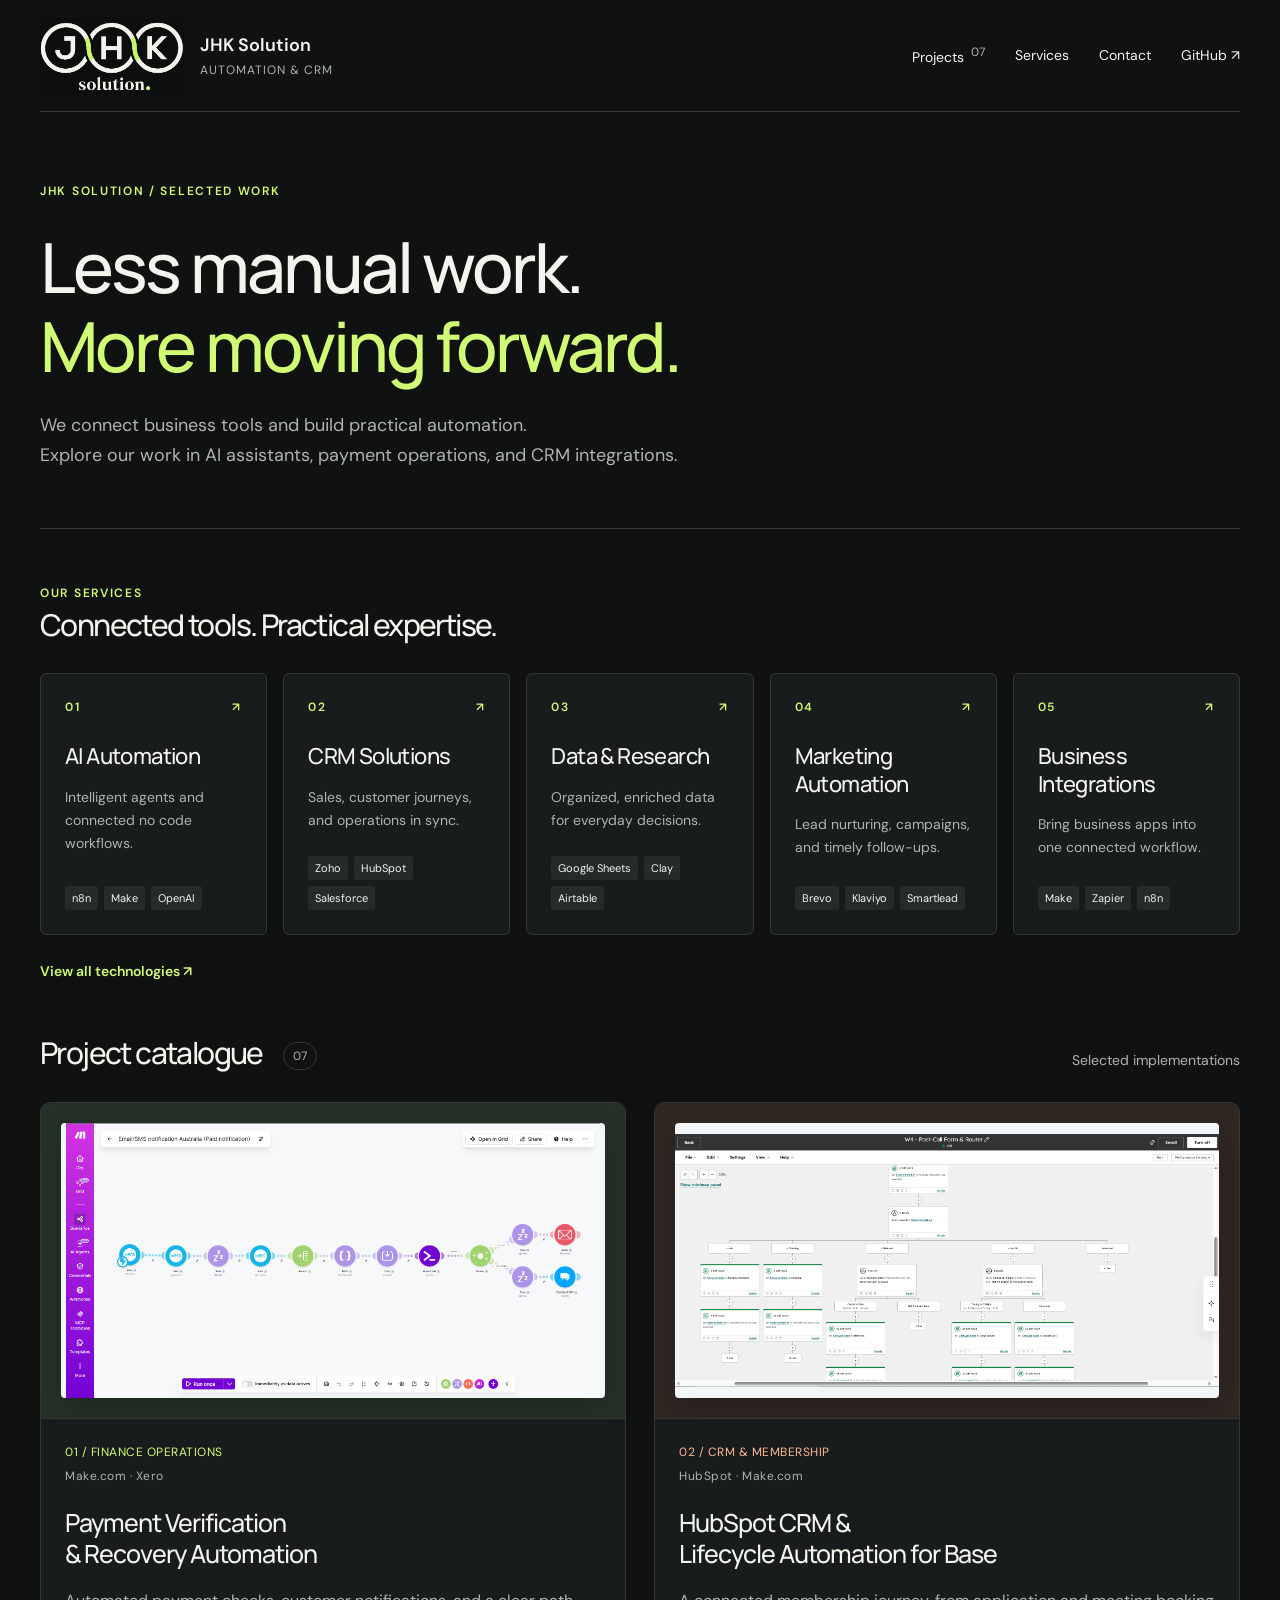
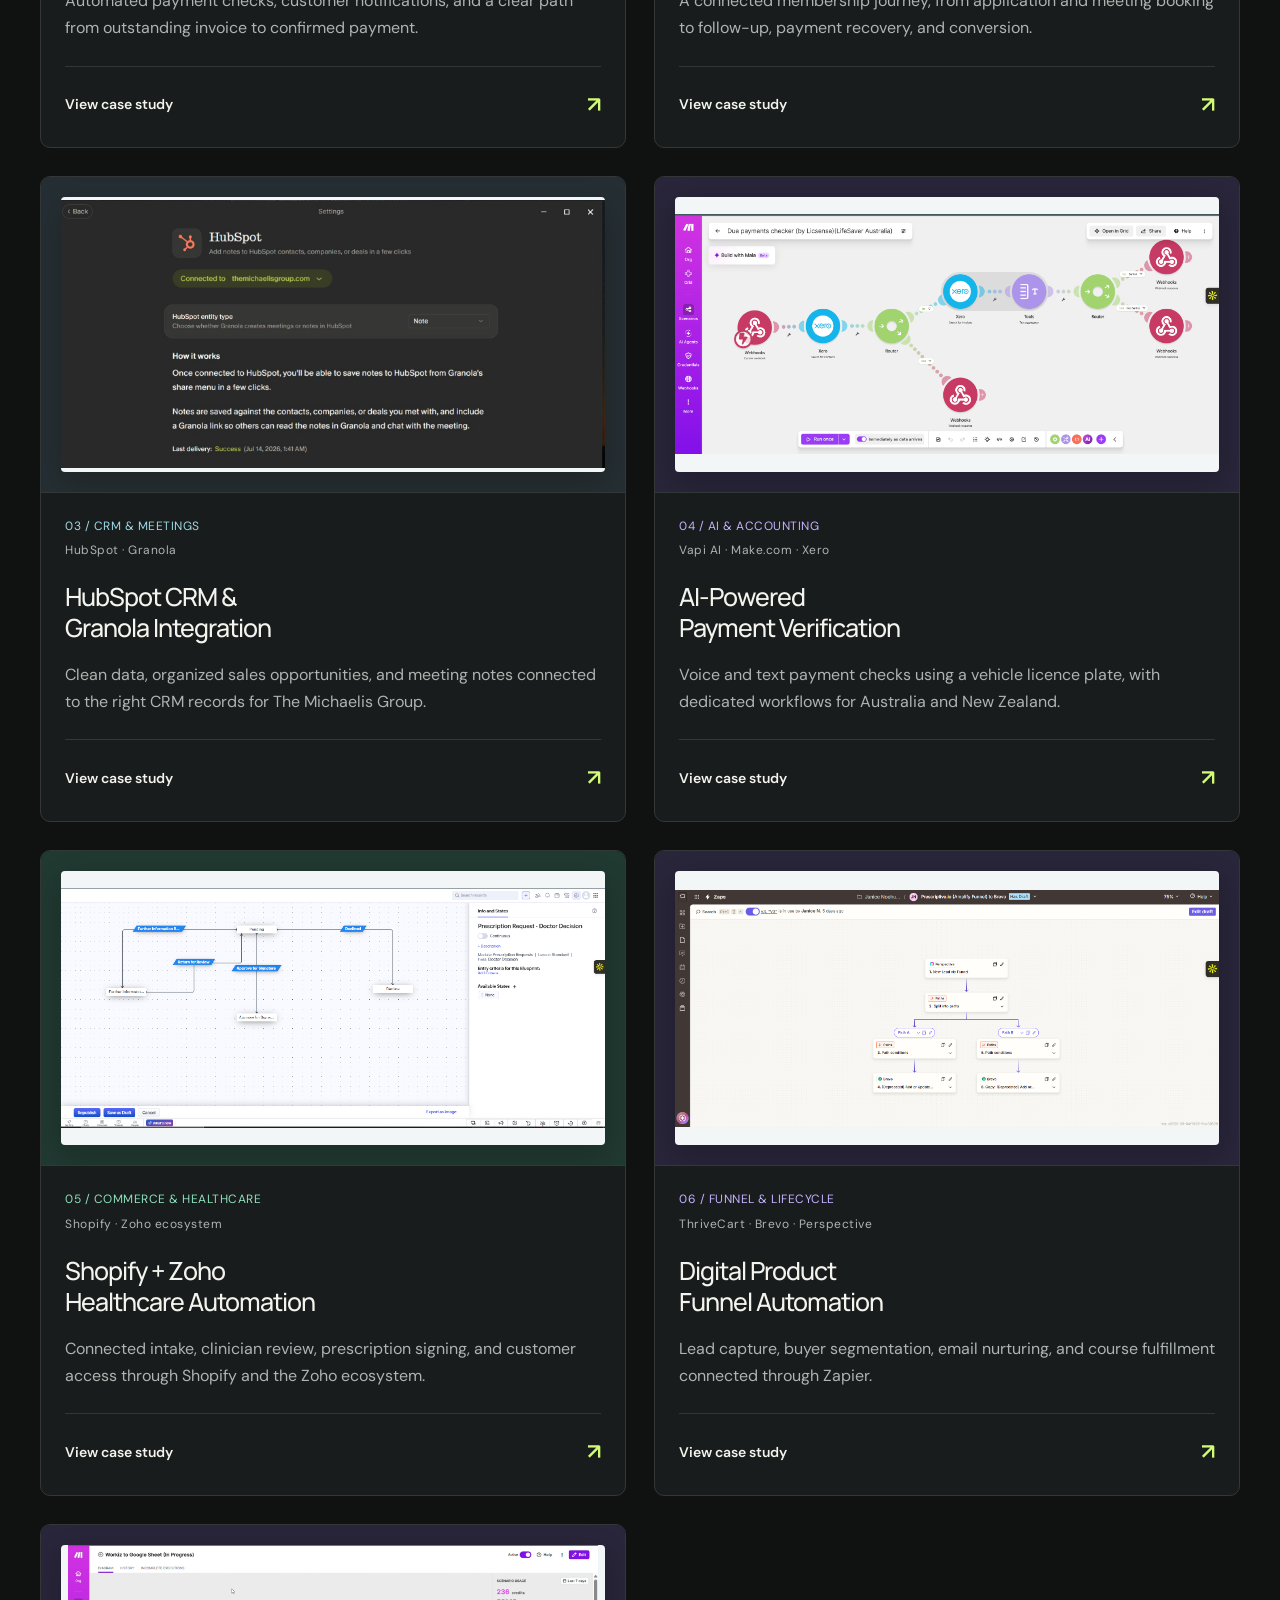
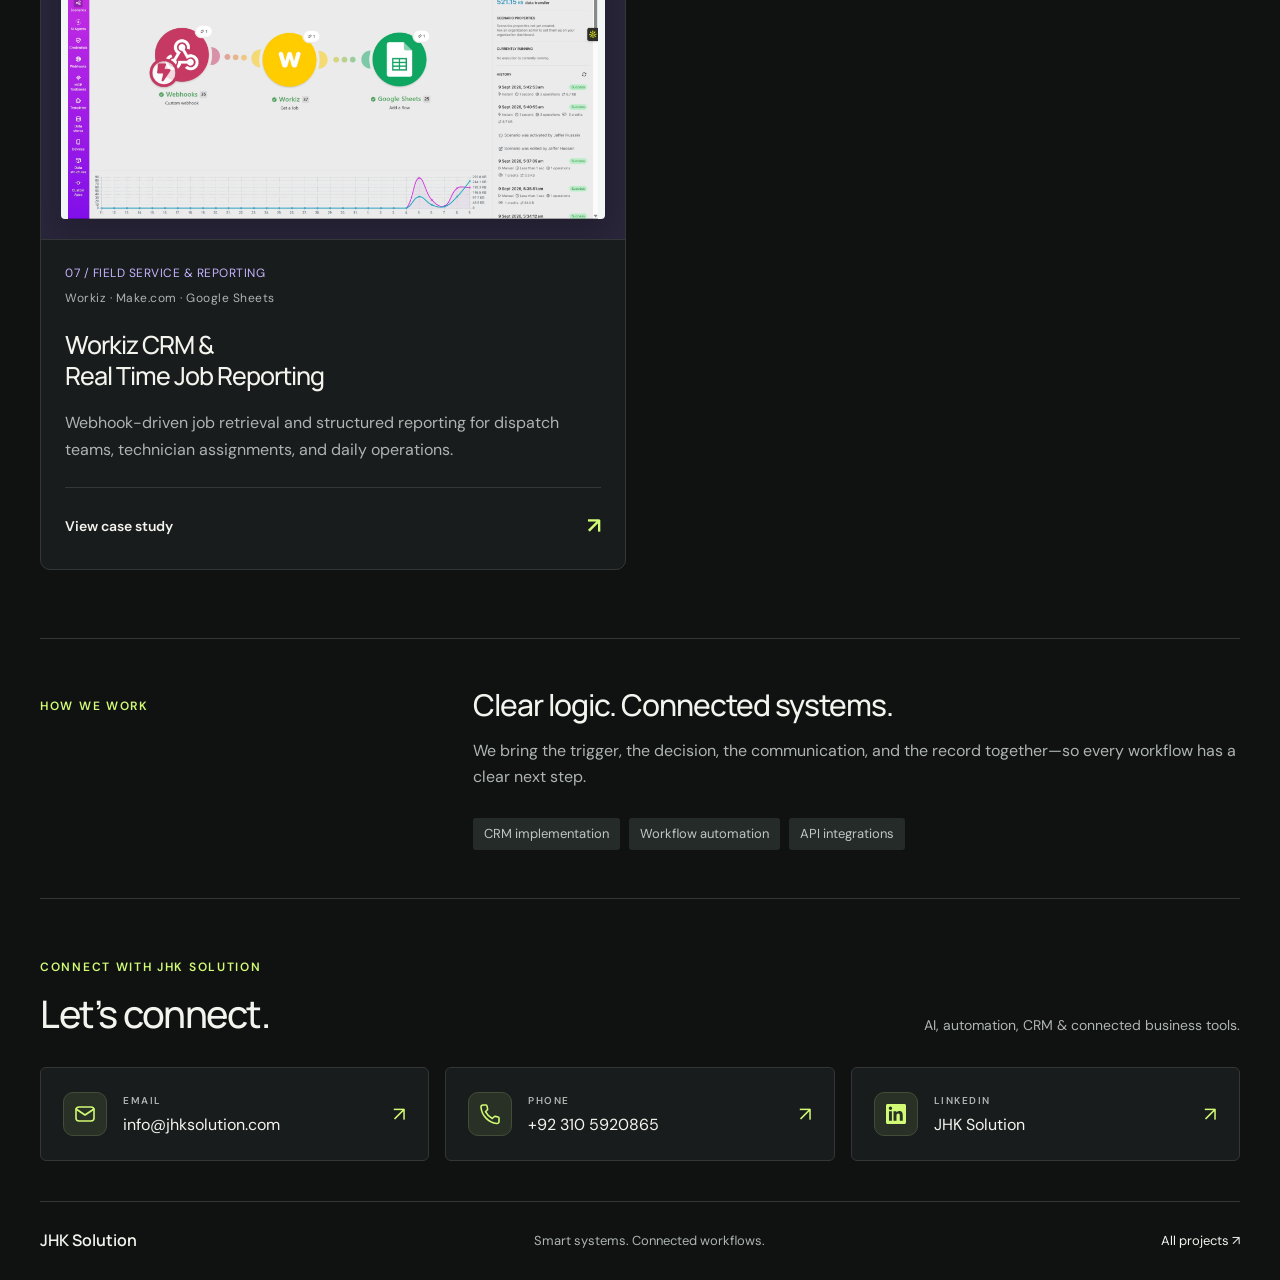
<file: index.html>
<!doctype html><html lang="en"><head><meta charset="UTF-8"><meta name="viewport" content="width=device-width, initial-scale=1"><title>Automation & CRM Portfolio — JHK Solution</title><meta name="description" content="Explore JHK Solution’s AI payment verification, payment automation, HubSpot CRM, and Granola integration projects."><meta name="theme-color" content="#101212"><link rel="icon" href="assets/jhk-solution-logo.png"><link rel="stylesheet" href="style.css?v=contact1"><link rel="stylesheet" href="services.css?v=1"></head><body><header class="header wrap"><a class="brand" href="index.html" aria-label="JHK Solution home"><span class="company-logo"><img src="assets/jhk-solution-logo.png" alt="JHK Solution logo" width="1254" height="1254"></span><span>JHK Solution<small>AUTOMATION & CRM</small></span></a><nav aria-label="Main navigation"><a href="index.html#projects">Projects <span>07</span></a><a href="services/">Services</a><a href="index.html#contact">Contact</a><a class="github-nav" href="https://github.com/jhk-solution/jhksolution-portfolio" target="_blank" rel="noopener noreferrer">GitHub ↗</a></nav></header><main><section class="hero wrap"><span class="eyebrow">JHK SOLUTION / SELECTED WORK</span><h1>Less manual work.<br><span>More moving forward.</span></h1><p>We connect business tools and build practical automation.<br>Explore our work in AI assistants, payment operations, and CRM integrations.</p></section><section class="wrap home-services" aria-labelledby="services-title"><div class="section-heading"><div><span class="eyebrow">OUR SERVICES</span><h2 id="services-title">Connected tools. Practical expertise.</h2></div></div><div class="home-service-grid"><a class="home-service-card" href="services/#ai-automation"><span class="eyebrow">01 <span aria-hidden="true">↗</span></span><h3>AI Automation</h3><p>Intelligent agents and connected no code workflows.</p><div class="home-tools"><span>n8n</span><span>Make</span><span>OpenAI</span></div></a><a class="home-service-card" href="services/#crm-solutions"><span class="eyebrow">02 <span aria-hidden="true">↗</span></span><h3>CRM Solutions</h3><p>Sales, customer journeys, and operations in sync.</p><div class="home-tools"><span>Zoho</span><span>HubSpot</span><span>Salesforce</span></div></a><a class="home-service-card" href="services/#data-research"><span class="eyebrow">03 <span aria-hidden="true">↗</span></span><h3>Data & Research</h3><p>Organized, enriched data for everyday decisions.</p><div class="home-tools"><span>Google Sheets</span><span>Clay</span><span>Airtable</span></div></a><a class="home-service-card" href="services/#marketing-automation"><span class="eyebrow">04 <span aria-hidden="true">↗</span></span><h3>Marketing Automation</h3><p>Lead nurturing, campaigns, and timely follow-ups.</p><div class="home-tools"><span>Brevo</span><span>Klaviyo</span><span>Smartlead</span></div></a><a class="home-service-card" href="services/#business-integrations"><span class="eyebrow">05 <span aria-hidden="true">↗</span></span><h3>Business Integrations</h3><p>Bring business apps into one connected workflow.</p><div class="home-tools"><span>Make</span><span>Zapier</span><span>n8n</span></div></a></div><a class="text-link all-technologies" href="services/">View all technologies ↗</a></section><section id="projects" class="wrap catalogue"><div class="section-heading"><h2>Project catalogue <span class="count">07</span></h2><p>Selected implementations</p></div><div class="catalogue-grid">
<article class="catalogue-card"><a class="cover payment-cover" href="payment-automation.html" tabindex="-1" aria-hidden="true"><img src="assets/paid.png" alt="" width="1918" height="987"></a><div class="card-body"><div class="card-meta"><span>01 / FINANCE OPERATIONS</span><span>Make.com · Xero</span></div><h3><a href="payment-automation.html">Payment Verification<br>& Recovery Automation</a></h3><p>Automated payment checks, customer notifications, and a clear path from outstanding invoice to confirmed payment.</p><a class="text-link" href="payment-automation.html">View case study <span>↗</span></a></div></article>
<article class="catalogue-card hubspot-card"><a class="cover hubspot-cover" href="hubspot-base.html" tabindex="-1" aria-hidden="true"><img src="assets/hubspot/17.png" alt="" width="1919" height="893"></a><div class="card-body"><div class="card-meta"><span>02 / CRM & MEMBERSHIP</span><span>HubSpot · Make.com</span></div><h3><a href="hubspot-base.html">HubSpot CRM &<br>Lifecycle Automation for Base</a></h3><p>A connected membership journey, from application and meeting booking to follow-up, payment recovery, and conversion.</p><a class="text-link" href="hubspot-base.html">View case study <span>↗</span></a></div></article><article class="catalogue-card granola-card"><a class="cover granola-cover" href="hubspot-granola.html" tabindex="-1" aria-hidden="true"><img src="assets/granola/granola-connection.jpeg" alt="" width="1600" height="790"></a><div class="card-body"><div class="card-meta"><span>03 / CRM & MEETINGS</span><span>HubSpot · Granola</span></div><h3><a href="hubspot-granola.html">HubSpot CRM &<br>Granola Integration</a></h3><p>Clean data, organized sales opportunities, and meeting notes connected to the right CRM records for The Michaelis Group.</p><a class="text-link" href="hubspot-granola.html">View case study <span>↗</span></a></div></article><article class="catalogue-card ai-card"><a class="cover ai-cover" href="ai-payment-verification.html" tabindex="-1" aria-hidden="true"><img src="assets/ai-payments/01.png" alt="" width="1918" height="845"></a><div class="card-body"><div class="card-meta"><span>04 / AI & ACCOUNTING</span><span>Vapi AI · Make.com · Xero</span></div><h3><a href="ai-payment-verification.html">AI-Powered<br>Payment Verification</a></h3><p>Voice and text payment checks using a vehicle licence plate, with dedicated workflows for Australia and New Zealand.</p><a class="text-link" href="ai-payment-verification.html">View case study <span>↗</span></a></div></article><article class="catalogue-card healthcare-card"><a class="cover healthcare-cover" href="shopify-zoho-healthcare.html" tabindex="-1" aria-hidden="true"><img src="assets/shopify-zoho/16.png" alt="" width="1919" height="845"></a><div class="card-body"><div class="card-meta"><span>05 / COMMERCE & HEALTHCARE</span><span>Shopify · Zoho ecosystem</span></div><h3><a href="shopify-zoho-healthcare.html">Shopify + Zoho<br>Healthcare Automation</a></h3><p>Connected intake, clinician review, prescription signing, and customer access through Shopify and the Zoho ecosystem.</p><a class="text-link" href="shopify-zoho-healthcare.html">View case study <span>↗</span></a></div></article><article class="catalogue-card ai-card"><a class="cover ai-cover" href="funnel-automation.html" tabindex="-1" aria-hidden="true"><img src="assets/funnel-automation/09.png" alt="" width="1919" height="836"></a><div class="card-body"><div class="card-meta"><span>06 / FUNNEL & LIFECYCLE</span><span>ThriveCart · Brevo · Perspective</span></div><h3><a href="funnel-automation.html">Digital Product<br>Funnel Automation</a></h3><p>Lead capture, buyer segmentation, email nurturing, and course fulfillment connected through Zapier.</p><a class="text-link" href="funnel-automation.html">View case study <span>↗</span></a></div></article><article class="catalogue-card ai-card"><a class="cover ai-cover" href="workiz-reporting.html" tabindex="-1" aria-hidden="true"><img src="assets/workiz/webhook-workflow.png" alt="" width="1918" height="993"></a><div class="card-body"><div class="card-meta"><span>07 / FIELD SERVICE &amp; REPORTING</span><span>Workiz · Make.com · Google Sheets</span></div><h3><a href="workiz-reporting.html">Workiz CRM &amp;<br>Real Time Job Reporting</a></h3><p>Webhook-driven job retrieval and structured reporting for dispatch teams, technician assignments, and daily operations.</p><a class="text-link" href="workiz-reporting.html">View case study <span>↗</span></a></div></article></div></section>
<section class="wrap approach"><span class="eyebrow">HOW WE WORK</span><div><h2>Clear logic. Connected systems.</h2><p>We bring the trigger, the decision, the communication, and the record together—so every workflow has a clear next step.</p><div class="project-tags"><span>CRM implementation</span><span>Workflow automation</span><span>API integrations</span></div></div></section></main><footer class="wrap contact-footer" id="contact" aria-labelledby="contact-heading"><div class="contact-heading"><div><span class="eyebrow">CONNECT WITH JHK SOLUTION</span><h2 id="contact-heading">Let’s connect.</h2></div><p>AI, automation, CRM &amp; connected business tools.</p></div><div class="contact-grid"><a class="contact-card" href="mailto:info@jhksolution.com" aria-label="Email JHK Solution at info@jhksolution.com"><span class="contact-icon"><svg viewBox="0 0 24 24" fill="none" stroke="currentColor" stroke-width="1.6" stroke-linecap="round" stroke-linejoin="round" aria-hidden="true"><rect x="3" y="5" width="18" height="14" rx="3"/><path d="m3 7 9 6 9-6"/></svg></span><span class="contact-details"><span class="contact-label">EMAIL</span><span class="contact-value">info@jhksolution.com</span></span><span class="contact-arrow" aria-hidden="true">↗</span></a><a class="contact-card" href="tel:+923105920865" aria-label="Call JHK Solution at +92 310 5920865"><span class="contact-icon"><svg viewBox="0 0 24 24" fill="none" stroke="currentColor" stroke-width="1.6" stroke-linecap="round" stroke-linejoin="round" aria-hidden="true"><path d="M21 16.5v3a2 2 0 0 1-2.2 2A18 18 0 0 1 3 5.2 2 2 0 0 1 5 3h3a1 1 0 0 1 1 .9l.6 3a1 1 0 0 1-.3 1l-1.8 1.8a15 15 0 0 0 6.8 6.8l1.8-1.8a1 1 0 0 1 1-.3l3 .6a1 1 0 0 1 .9 1z"/></svg></span><span class="contact-details"><span class="contact-label">PHONE</span><span class="contact-value">+92 310 5920865</span></span><span class="contact-arrow" aria-hidden="true">↗</span></a><a class="contact-card" href="https://www.linkedin.com/company/jhksolution" aria-label="JHK Solution on LinkedIn (opens in a new tab)" target="_blank" rel="noopener noreferrer"><span class="contact-icon"><svg viewBox="0 0 24 24" fill="currentColor" aria-hidden="true"><path d="M20.45 2H3.55C2.69 2 2 2.68 2 3.52v16.96c0 .84.69 1.52 1.55 1.52h16.9c.86 0 1.55-.68 1.55-1.52V3.52C22 2.68 21.31 2 20.45 2ZM7.93 18.75H4.98V9.2h2.95v9.55ZM6.45 7.9a1.71 1.71 0 1 1 0-3.42 1.71 1.71 0 0 1 0 3.42Zm12.3 10.85H15.8V14.1c0-1.1-.02-2.52-1.54-2.52-1.54 0-1.78 1.2-1.78 2.44v4.73H9.53V9.2h2.83v1.3h.04c.4-.75 1.36-1.54 2.79-1.54 2.98 0 3.56 1.96 3.56 4.5v5.29Z"/></svg></span><span class="contact-details"><span class="contact-label">LINKEDIN</span><span class="contact-value">JHK Solution</span></span><span class="contact-arrow" aria-hidden="true">↗</span></a></div><div class="footer-bottom"><a class="footer-name" href="index.html">JHK Solution</a><p>Smart systems. Connected workflows.</p><a href="index.html#projects">All projects ↗</a></div></footer><dialog id="image-dialog" aria-labelledby="dialog-caption"><div class="dialog-top"><p id="dialog-caption"></p><button id="close-dialog" aria-label="Close workflow image">Close ✕</button></div><div class="dialog-image"><img id="dialog-img" alt=""></div><a id="original-image" target="_blank" rel="noopener">Open full-resolution image ↗</a></dialog><script src="script.js"></script></body></html>
</file>
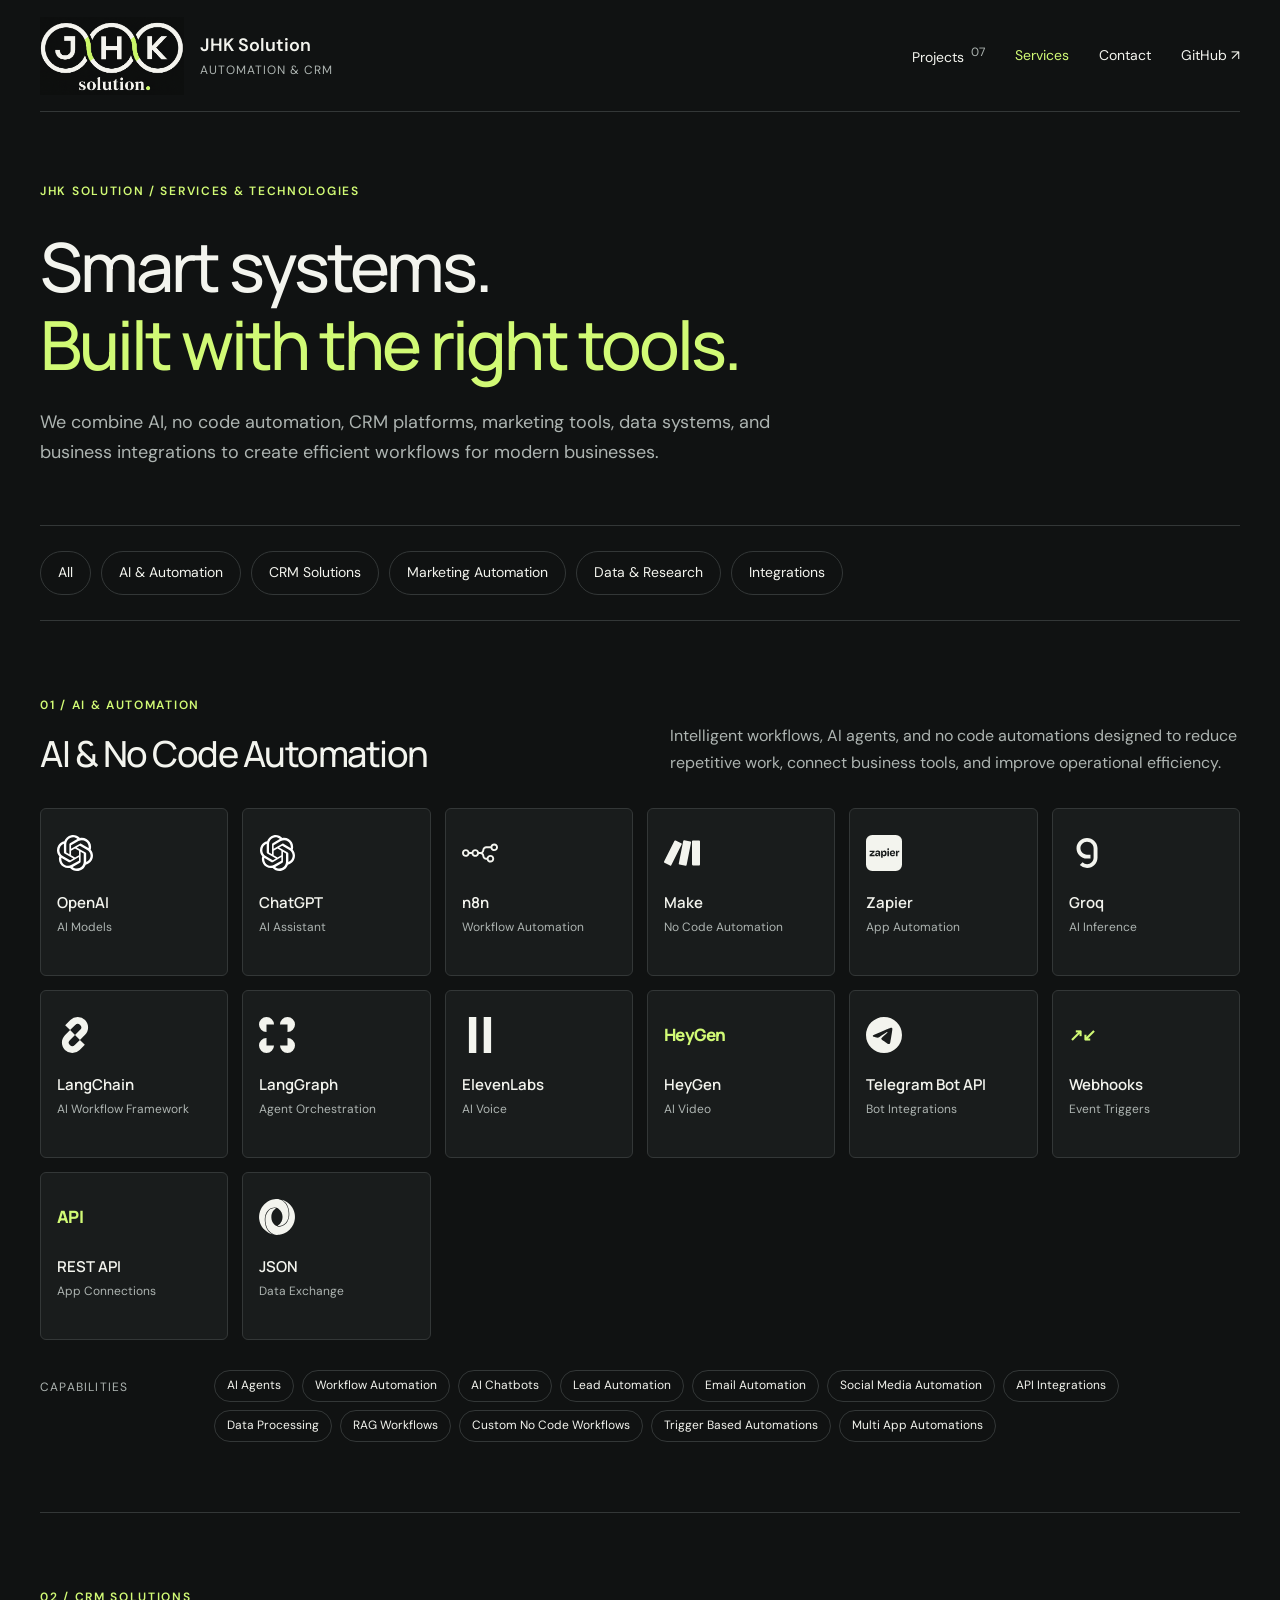
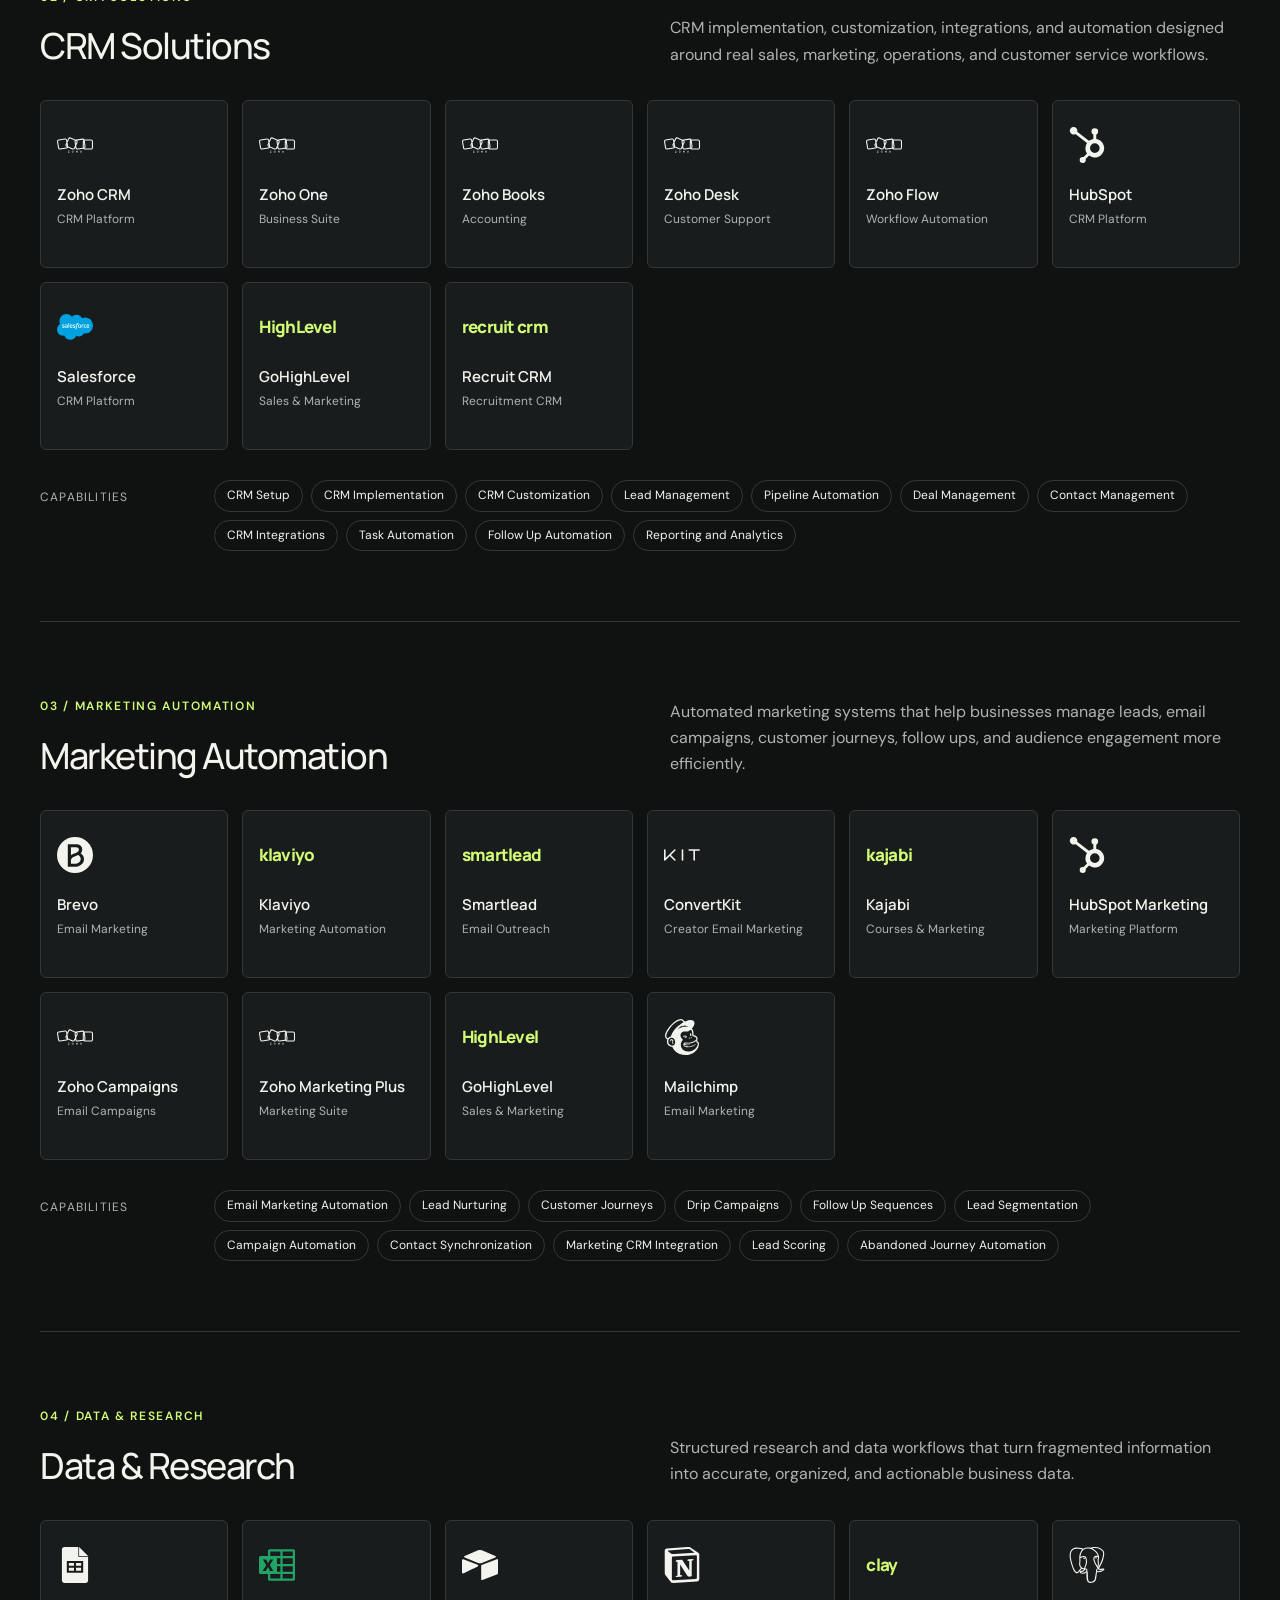
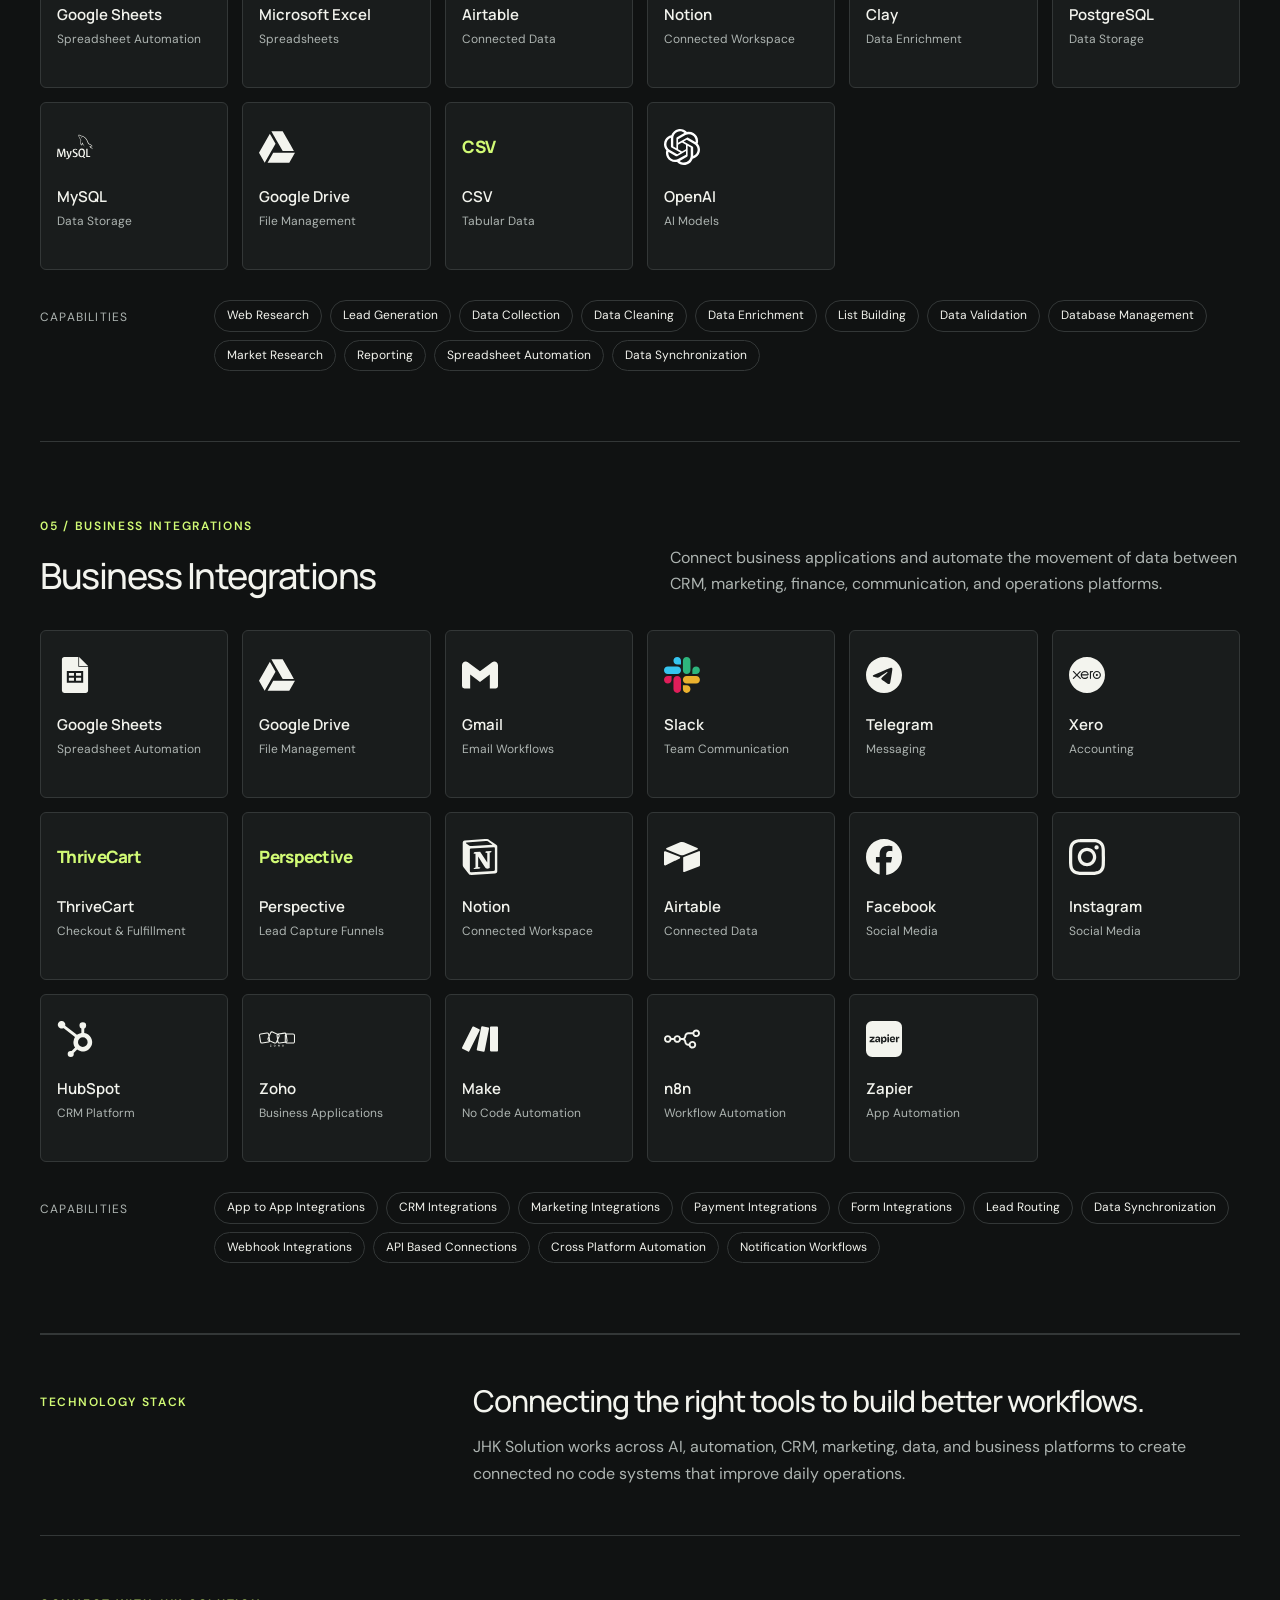
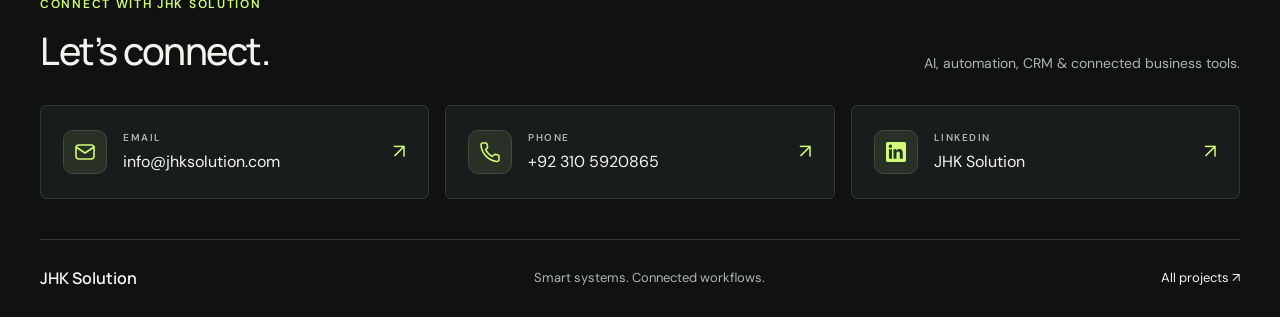
<file: services/index.html>
<!doctype html><html lang="en"><head><meta charset="UTF-8"><base href="../"><meta name="viewport" content="width=device-width, initial-scale=1"><title>Our Services &amp; Technologies — JHK Solution</title><meta name="description" content="Explore JHK Solution services and technologies across AI, no code automation, CRM, marketing, data research, and business integrations."><meta name="theme-color" content="#101212"><link rel="icon" href="assets/jhk-solution-logo.png"><link rel="stylesheet" href="style.css?v=contact1"><link rel="stylesheet" href="services.css?v=1"></head><body><header class="header wrap"><a class="brand" href="index.html" aria-label="JHK Solution home"><span class="company-logo"><img src="assets/jhk-solution-logo.png" alt="JHK Solution logo" width="1254" height="1254"></span><span>JHK Solution<small>AUTOMATION & CRM</small></span></a><nav aria-label="Main navigation"><a href="index.html#projects">Projects <span>07</span></a><a href="services/" aria-current="page">Services</a><a href="index.html#contact">Contact</a><a class="github-nav" href="https://github.com/jhk-solution/jhksolution-portfolio" target="_blank" rel="noopener noreferrer">GitHub ↗</a></nav></header><main><section class="hero wrap services-hero"><span class="eyebrow">JHK SOLUTION / SERVICES &amp; TECHNOLOGIES</span><h1>Smart systems.<br><span>Built with the right tools.</span></h1><p>We combine AI, no code automation, CRM platforms, marketing tools, data systems, and business integrations to create efficient workflows for modern businesses.</p></section><nav class="service-nav wrap" aria-label="Service categories"><a href="services/#service-sections">All</a><a href="services/#ai-automation">AI &amp; Automation</a><a href="services/#crm-solutions">CRM Solutions</a><a href="services/#marketing-automation">Marketing Automation</a><a href="services/#data-research">Data &amp; Research</a><a href="services/#business-integrations">Integrations</a></nav><div id="service-sections" class="wrap service-sections"><section class="service-area" id="ai-automation" aria-labelledby="heading-ai-automation"><div class="service-heading"><div><span class="eyebrow">01 / AI &amp; AUTOMATION</span><h2 id="heading-ai-automation">AI &amp; No Code Automation</h2></div><p>Intelligent workflows, AI agents, and no code automations designed to reduce repetitive work, connect business tools, and improve operational efficiency.</p></div><ul class="tool-grid"><li class="tool-card"><div class="tool-logo"><img src="assets/technologies/openai-icon.svg" alt="OpenAI logo" width="36" height="36" loading="lazy" decoding="async"></div><h3>OpenAI</h3><p>AI Models</p></li><li class="tool-card"><div class="tool-logo"><img src="assets/technologies/openai-icon.svg" alt="ChatGPT logo" width="36" height="36" loading="lazy" decoding="async"></div><h3>ChatGPT</h3><p>AI Assistant</p></li><li class="tool-card"><div class="tool-logo"><img src="assets/technologies/n8n.svg" alt="n8n logo" width="36" height="36" loading="lazy" decoding="async"></div><h3>n8n</h3><p>Workflow Automation</p></li><li class="tool-card"><div class="tool-logo"><img src="assets/technologies/make.svg" alt="Make logo" width="36" height="36" loading="lazy" decoding="async"></div><h3>Make</h3><p>No Code Automation</p></li><li class="tool-card"><div class="tool-logo"><img src="assets/technologies/zapier.svg" alt="Zapier logo" width="36" height="36" loading="lazy" decoding="async"></div><h3>Zapier</h3><p>App Automation</p></li><li class="tool-card"><div class="tool-logo"><img src="assets/technologies/groq.svg" alt="Groq logo" width="36" height="36" loading="lazy" decoding="async"></div><h3>Groq</h3><p>AI Inference</p></li><li class="tool-card"><div class="tool-logo"><img src="assets/technologies/langchain.svg" alt="LangChain logo" width="36" height="36" loading="lazy" decoding="async"></div><h3>LangChain</h3><p>AI Workflow Framework</p></li><li class="tool-card"><div class="tool-logo"><img src="assets/technologies/langgraph.svg" alt="LangGraph logo" width="36" height="36" loading="lazy" decoding="async"></div><h3>LangGraph</h3><p>Agent Orchestration</p></li><li class="tool-card"><div class="tool-logo"><img src="assets/technologies/elevenlabs.svg" alt="ElevenLabs logo" width="36" height="36" loading="lazy" decoding="async"></div><h3>ElevenLabs</h3><p>AI Voice</p></li><li class="tool-card"><div class="tool-logo"><span class="tool-wordmark" role="img" aria-label="HeyGen wordmark">HeyGen</span></div><h3>HeyGen</h3><p>AI Video</p></li><li class="tool-card"><div class="tool-logo"><img src="assets/technologies/telegram.svg" alt="Telegram Bot API logo" width="36" height="36" loading="lazy" decoding="async"></div><h3>Telegram Bot API</h3><p>Bot Integrations</p></li><li class="tool-card"><div class="tool-logo"><span class="tool-wordmark" role="img" aria-label="Webhooks symbol">↗↙</span></div><h3>Webhooks</h3><p>Event Triggers</p></li><li class="tool-card"><div class="tool-logo"><span class="tool-wordmark" role="img" aria-label="REST API symbol">API</span></div><h3>REST API</h3><p>App Connections</p></li><li class="tool-card"><div class="tool-logo"><img src="assets/technologies/json.svg" alt="JSON logo" width="36" height="36" loading="lazy" decoding="async"></div><h3>JSON</h3><p>Data Exchange</p></li></ul><div class="service-capabilities"><h3>Capabilities</h3><ul><li>AI Agents</li><li>Workflow Automation</li><li>AI Chatbots</li><li>Lead Automation</li><li>Email Automation</li><li>Social Media Automation</li><li>API Integrations</li><li>Data Processing</li><li>RAG Workflows</li><li>Custom No Code Workflows</li><li>Trigger Based Automations</li><li>Multi App Automations</li></ul></div></section><section class="service-area" id="crm-solutions" aria-labelledby="heading-crm-solutions"><div class="service-heading"><div><span class="eyebrow">02 / CRM SOLUTIONS</span><h2 id="heading-crm-solutions">CRM Solutions</h2></div><p>CRM implementation, customization, integrations, and automation designed around real sales, marketing, operations, and customer service workflows.</p></div><ul class="tool-grid"><li class="tool-card"><div class="tool-logo"><img src="assets/technologies/zoho.svg" alt="Zoho CRM logo" width="36" height="36" loading="lazy" decoding="async"></div><h3>Zoho CRM</h3><p>CRM Platform</p></li><li class="tool-card"><div class="tool-logo"><img src="assets/technologies/zoho.svg" alt="Zoho One logo" width="36" height="36" loading="lazy" decoding="async"></div><h3>Zoho One</h3><p>Business Suite</p></li><li class="tool-card"><div class="tool-logo"><img src="assets/technologies/zoho.svg" alt="Zoho Books logo" width="36" height="36" loading="lazy" decoding="async"></div><h3>Zoho Books</h3><p>Accounting</p></li><li class="tool-card"><div class="tool-logo"><img src="assets/technologies/zoho.svg" alt="Zoho Desk logo" width="36" height="36" loading="lazy" decoding="async"></div><h3>Zoho Desk</h3><p>Customer Support</p></li><li class="tool-card"><div class="tool-logo"><img src="assets/technologies/zoho.svg" alt="Zoho Flow logo" width="36" height="36" loading="lazy" decoding="async"></div><h3>Zoho Flow</h3><p>Workflow Automation</p></li><li class="tool-card"><div class="tool-logo"><img src="assets/technologies/hubspot.svg" alt="HubSpot logo" width="36" height="36" loading="lazy" decoding="async"></div><h3>HubSpot</h3><p>CRM Platform</p></li><li class="tool-card"><div class="tool-logo"><img src="assets/technologies/salesforce.svg" alt="Salesforce logo" width="36" height="36" loading="lazy" decoding="async"></div><h3>Salesforce</h3><p>CRM Platform</p></li><li class="tool-card"><div class="tool-logo"><span class="tool-wordmark" role="img" aria-label="GoHighLevel wordmark">HighLevel</span></div><h3>GoHighLevel</h3><p>Sales &amp; Marketing</p></li><li class="tool-card"><div class="tool-logo"><span class="tool-wordmark" role="img" aria-label="Recruit CRM wordmark">recruit crm</span></div><h3>Recruit CRM</h3><p>Recruitment CRM</p></li></ul><div class="service-capabilities"><h3>Capabilities</h3><ul><li>CRM Setup</li><li>CRM Implementation</li><li>CRM Customization</li><li>Lead Management</li><li>Pipeline Automation</li><li>Deal Management</li><li>Contact Management</li><li>CRM Integrations</li><li>Task Automation</li><li>Follow Up Automation</li><li>Reporting and Analytics</li></ul></div></section><section class="service-area" id="marketing-automation" aria-labelledby="heading-marketing-automation"><div class="service-heading"><div><span class="eyebrow">03 / MARKETING AUTOMATION</span><h2 id="heading-marketing-automation">Marketing Automation</h2></div><p>Automated marketing systems that help businesses manage leads, email campaigns, customer journeys, follow ups, and audience engagement more efficiently.</p></div><ul class="tool-grid"><li class="tool-card"><div class="tool-logo"><img src="assets/technologies/brevo.svg" alt="Brevo logo" width="36" height="36" loading="lazy" decoding="async"></div><h3>Brevo</h3><p>Email Marketing</p></li><li class="tool-card"><div class="tool-logo"><span class="tool-wordmark" role="img" aria-label="Klaviyo wordmark">klaviyo</span></div><h3>Klaviyo</h3><p>Marketing Automation</p></li><li class="tool-card"><div class="tool-logo"><span class="tool-wordmark" role="img" aria-label="Smartlead wordmark">smartlead</span></div><h3>Smartlead</h3><p>Email Outreach</p></li><li class="tool-card"><div class="tool-logo"><img src="assets/technologies/kit.svg" alt="ConvertKit logo" width="36" height="36" loading="lazy" decoding="async"></div><h3>ConvertKit</h3><p>Creator Email Marketing</p></li><li class="tool-card"><div class="tool-logo"><span class="tool-wordmark" role="img" aria-label="Kajabi wordmark">kajabi</span></div><h3>Kajabi</h3><p>Courses &amp; Marketing</p></li><li class="tool-card"><div class="tool-logo"><img src="assets/technologies/hubspot.svg" alt="HubSpot Marketing logo" width="36" height="36" loading="lazy" decoding="async"></div><h3>HubSpot Marketing</h3><p>Marketing Platform</p></li><li class="tool-card"><div class="tool-logo"><img src="assets/technologies/zoho.svg" alt="Zoho Campaigns logo" width="36" height="36" loading="lazy" decoding="async"></div><h3>Zoho Campaigns</h3><p>Email Campaigns</p></li><li class="tool-card"><div class="tool-logo"><img src="assets/technologies/zoho.svg" alt="Zoho Marketing Plus logo" width="36" height="36" loading="lazy" decoding="async"></div><h3>Zoho Marketing Plus</h3><p>Marketing Suite</p></li><li class="tool-card"><div class="tool-logo"><span class="tool-wordmark" role="img" aria-label="GoHighLevel wordmark">HighLevel</span></div><h3>GoHighLevel</h3><p>Sales &amp; Marketing</p></li><li class="tool-card"><div class="tool-logo"><img src="assets/technologies/mailchimp.svg" alt="Mailchimp logo" width="36" height="36" loading="lazy" decoding="async"></div><h3>Mailchimp</h3><p>Email Marketing</p></li></ul><div class="service-capabilities"><h3>Capabilities</h3><ul><li>Email Marketing Automation</li><li>Lead Nurturing</li><li>Customer Journeys</li><li>Drip Campaigns</li><li>Follow Up Sequences</li><li>Lead Segmentation</li><li>Campaign Automation</li><li>Contact Synchronization</li><li>Marketing CRM Integration</li><li>Lead Scoring</li><li>Abandoned Journey Automation</li></ul></div></section><section class="service-area" id="data-research" aria-labelledby="heading-data-research"><div class="service-heading"><div><span class="eyebrow">04 / DATA &amp; RESEARCH</span><h2 id="heading-data-research">Data &amp; Research</h2></div><p>Structured research and data workflows that turn fragmented information into accurate, organized, and actionable business data.</p></div><ul class="tool-grid"><li class="tool-card"><div class="tool-logo"><img src="assets/technologies/googlesheets.svg" alt="Google Sheets logo" width="36" height="36" loading="lazy" decoding="async"></div><h3>Google Sheets</h3><p>Spreadsheet Automation</p></li><li class="tool-card"><div class="tool-logo"><img src="assets/technologies/microsoftexcel.svg" alt="Microsoft Excel logo" width="36" height="36" loading="lazy" decoding="async"></div><h3>Microsoft Excel</h3><p>Spreadsheets</p></li><li class="tool-card"><div class="tool-logo"><img src="assets/technologies/airtable.svg" alt="Airtable logo" width="36" height="36" loading="lazy" decoding="async"></div><h3>Airtable</h3><p>Connected Data</p></li><li class="tool-card"><div class="tool-logo"><img src="assets/technologies/notion.svg" alt="Notion logo" width="36" height="36" loading="lazy" decoding="async"></div><h3>Notion</h3><p>Connected Workspace</p></li><li class="tool-card"><div class="tool-logo"><span class="tool-wordmark" role="img" aria-label="Clay wordmark">clay</span></div><h3>Clay</h3><p>Data Enrichment</p></li><li class="tool-card"><div class="tool-logo"><img src="assets/technologies/postgresql.svg" alt="PostgreSQL logo" width="36" height="36" loading="lazy" decoding="async"></div><h3>PostgreSQL</h3><p>Data Storage</p></li><li class="tool-card"><div class="tool-logo"><img src="assets/technologies/mysql.svg" alt="MySQL logo" width="36" height="36" loading="lazy" decoding="async"></div><h3>MySQL</h3><p>Data Storage</p></li><li class="tool-card"><div class="tool-logo"><img src="assets/technologies/googledrive.svg" alt="Google Drive logo" width="36" height="36" loading="lazy" decoding="async"></div><h3>Google Drive</h3><p>File Management</p></li><li class="tool-card"><div class="tool-logo"><span class="tool-wordmark" role="img" aria-label="CSV symbol">CSV</span></div><h3>CSV</h3><p>Tabular Data</p></li><li class="tool-card"><div class="tool-logo"><img src="assets/technologies/openai-icon.svg" alt="OpenAI logo" width="36" height="36" loading="lazy" decoding="async"></div><h3>OpenAI</h3><p>AI Models</p></li></ul><div class="service-capabilities"><h3>Capabilities</h3><ul><li>Web Research</li><li>Lead Generation</li><li>Data Collection</li><li>Data Cleaning</li><li>Data Enrichment</li><li>List Building</li><li>Data Validation</li><li>Database Management</li><li>Market Research</li><li>Reporting</li><li>Spreadsheet Automation</li><li>Data Synchronization</li></ul></div></section><section class="service-area" id="business-integrations" aria-labelledby="heading-business-integrations"><div class="service-heading"><div><span class="eyebrow">05 / BUSINESS INTEGRATIONS</span><h2 id="heading-business-integrations">Business Integrations</h2></div><p>Connect business applications and automate the movement of data between CRM, marketing, finance, communication, and operations platforms.</p></div><ul class="tool-grid"><li class="tool-card"><div class="tool-logo"><img src="assets/technologies/googlesheets.svg" alt="Google Sheets logo" width="36" height="36" loading="lazy" decoding="async"></div><h3>Google Sheets</h3><p>Spreadsheet Automation</p></li><li class="tool-card"><div class="tool-logo"><img src="assets/technologies/googledrive.svg" alt="Google Drive logo" width="36" height="36" loading="lazy" decoding="async"></div><h3>Google Drive</h3><p>File Management</p></li><li class="tool-card"><div class="tool-logo"><img src="assets/technologies/gmail.svg" alt="Gmail logo" width="36" height="36" loading="lazy" decoding="async"></div><h3>Gmail</h3><p>Email Workflows</p></li><li class="tool-card"><div class="tool-logo"><img src="assets/technologies/slack-icon.svg" alt="Slack logo" width="36" height="36" loading="lazy" decoding="async"></div><h3>Slack</h3><p>Team Communication</p></li><li class="tool-card"><div class="tool-logo"><img src="assets/technologies/telegram.svg" alt="Telegram logo" width="36" height="36" loading="lazy" decoding="async"></div><h3>Telegram</h3><p>Messaging</p></li><li class="tool-card"><div class="tool-logo"><img src="assets/technologies/xero.svg" alt="Xero logo" width="36" height="36" loading="lazy" decoding="async"></div><h3>Xero</h3><p>Accounting</p></li><li class="tool-card"><div class="tool-logo"><span class="tool-wordmark" role="img" aria-label="ThriveCart wordmark">ThriveCart</span></div><h3>ThriveCart</h3><p>Checkout &amp; Fulfillment</p></li><li class="tool-card"><div class="tool-logo"><span class="tool-wordmark" role="img" aria-label="Perspective wordmark">Perspective</span></div><h3>Perspective</h3><p>Lead Capture Funnels</p></li><li class="tool-card"><div class="tool-logo"><img src="assets/technologies/notion.svg" alt="Notion logo" width="36" height="36" loading="lazy" decoding="async"></div><h3>Notion</h3><p>Connected Workspace</p></li><li class="tool-card"><div class="tool-logo"><img src="assets/technologies/airtable.svg" alt="Airtable logo" width="36" height="36" loading="lazy" decoding="async"></div><h3>Airtable</h3><p>Connected Data</p></li><li class="tool-card"><div class="tool-logo"><img src="assets/technologies/facebook.svg" alt="Facebook logo" width="36" height="36" loading="lazy" decoding="async"></div><h3>Facebook</h3><p>Social Media</p></li><li class="tool-card"><div class="tool-logo"><img src="assets/technologies/instagram.svg" alt="Instagram logo" width="36" height="36" loading="lazy" decoding="async"></div><h3>Instagram</h3><p>Social Media</p></li><li class="tool-card"><div class="tool-logo"><img src="assets/technologies/hubspot.svg" alt="HubSpot logo" width="36" height="36" loading="lazy" decoding="async"></div><h3>HubSpot</h3><p>CRM Platform</p></li><li class="tool-card"><div class="tool-logo"><img src="assets/technologies/zoho.svg" alt="Zoho logo" width="36" height="36" loading="lazy" decoding="async"></div><h3>Zoho</h3><p>Business Applications</p></li><li class="tool-card"><div class="tool-logo"><img src="assets/technologies/make.svg" alt="Make logo" width="36" height="36" loading="lazy" decoding="async"></div><h3>Make</h3><p>No Code Automation</p></li><li class="tool-card"><div class="tool-logo"><img src="assets/technologies/n8n.svg" alt="n8n logo" width="36" height="36" loading="lazy" decoding="async"></div><h3>n8n</h3><p>Workflow Automation</p></li><li class="tool-card"><div class="tool-logo"><img src="assets/technologies/zapier.svg" alt="Zapier logo" width="36" height="36" loading="lazy" decoding="async"></div><h3>Zapier</h3><p>App Automation</p></li></ul><div class="service-capabilities"><h3>Capabilities</h3><ul><li>App to App Integrations</li><li>CRM Integrations</li><li>Marketing Integrations</li><li>Payment Integrations</li><li>Form Integrations</li><li>Lead Routing</li><li>Data Synchronization</li><li>Webhook Integrations</li><li>API Based Connections</li><li>Cross Platform Automation</li><li>Notification Workflows</li></ul></div></section></div><section class="wrap approach"><span class="eyebrow">TECHNOLOGY STACK</span><div><h2>Connecting the right tools to build better workflows.</h2><p>JHK Solution works across AI, automation, CRM, marketing, data, and business platforms to create connected no code systems that improve daily operations.</p></div></section></main><footer class="wrap contact-footer" id="contact" aria-labelledby="contact-heading"><div class="contact-heading"><div><span class="eyebrow">CONNECT WITH JHK SOLUTION</span><h2 id="contact-heading">Let’s connect.</h2></div><p>AI, automation, CRM &amp; connected business tools.</p></div><div class="contact-grid"><a class="contact-card" href="mailto:info@jhksolution.com" aria-label="Email JHK Solution at info@jhksolution.com"><span class="contact-icon"><svg viewBox="0 0 24 24" fill="none" stroke="currentColor" stroke-width="1.6" stroke-linecap="round" stroke-linejoin="round" aria-hidden="true"><rect x="3" y="5" width="18" height="14" rx="3"/><path d="m3 7 9 6 9-6"/></svg></span><span class="contact-details"><span class="contact-label">EMAIL</span><span class="contact-value">info@jhksolution.com</span></span><span class="contact-arrow" aria-hidden="true">↗</span></a><a class="contact-card" href="tel:+923105920865" aria-label="Call JHK Solution at +92 310 5920865"><span class="contact-icon"><svg viewBox="0 0 24 24" fill="none" stroke="currentColor" stroke-width="1.6" stroke-linecap="round" stroke-linejoin="round" aria-hidden="true"><path d="M21 16.5v3a2 2 0 0 1-2.2 2A18 18 0 0 1 3 5.2 2 2 0 0 1 5 3h3a1 1 0 0 1 1 .9l.6 3a1 1 0 0 1-.3 1l-1.8 1.8a15 15 0 0 0 6.8 6.8l1.8-1.8a1 1 0 0 1 1-.3l3 .6a1 1 0 0 1 .9 1z"/></svg></span><span class="contact-details"><span class="contact-label">PHONE</span><span class="contact-value">+92 310 5920865</span></span><span class="contact-arrow" aria-hidden="true">↗</span></a><a class="contact-card" href="https://www.linkedin.com/company/jhksolution" aria-label="JHK Solution on LinkedIn (opens in a new tab)" target="_blank" rel="noopener noreferrer"><span class="contact-icon"><svg viewBox="0 0 24 24" fill="currentColor" aria-hidden="true"><path d="M20.45 2H3.55C2.69 2 2 2.68 2 3.52v16.96c0 .84.69 1.52 1.55 1.52h16.9c.86 0 1.55-.68 1.55-1.52V3.52C22 2.68 21.31 2 20.45 2ZM7.93 18.75H4.98V9.2h2.95v9.55ZM6.45 7.9a1.71 1.71 0 1 1 0-3.42 1.71 1.71 0 0 1 0 3.42Zm12.3 10.85H15.8V14.1c0-1.1-.02-2.52-1.54-2.52-1.54 0-1.78 1.2-1.78 2.44v4.73H9.53V9.2h2.83v1.3h.04c.4-.75 1.36-1.54 2.79-1.54 2.98 0 3.56 1.96 3.56 4.5v5.29Z"/></svg></span><span class="contact-details"><span class="contact-label">LINKEDIN</span><span class="contact-value">JHK Solution</span></span><span class="contact-arrow" aria-hidden="true">↗</span></a></div><div class="footer-bottom"><a class="footer-name" href="index.html">JHK Solution</a><p>Smart systems. Connected workflows.</p><a href="index.html#projects">All projects ↗</a></div></footer></body></html>
</file>
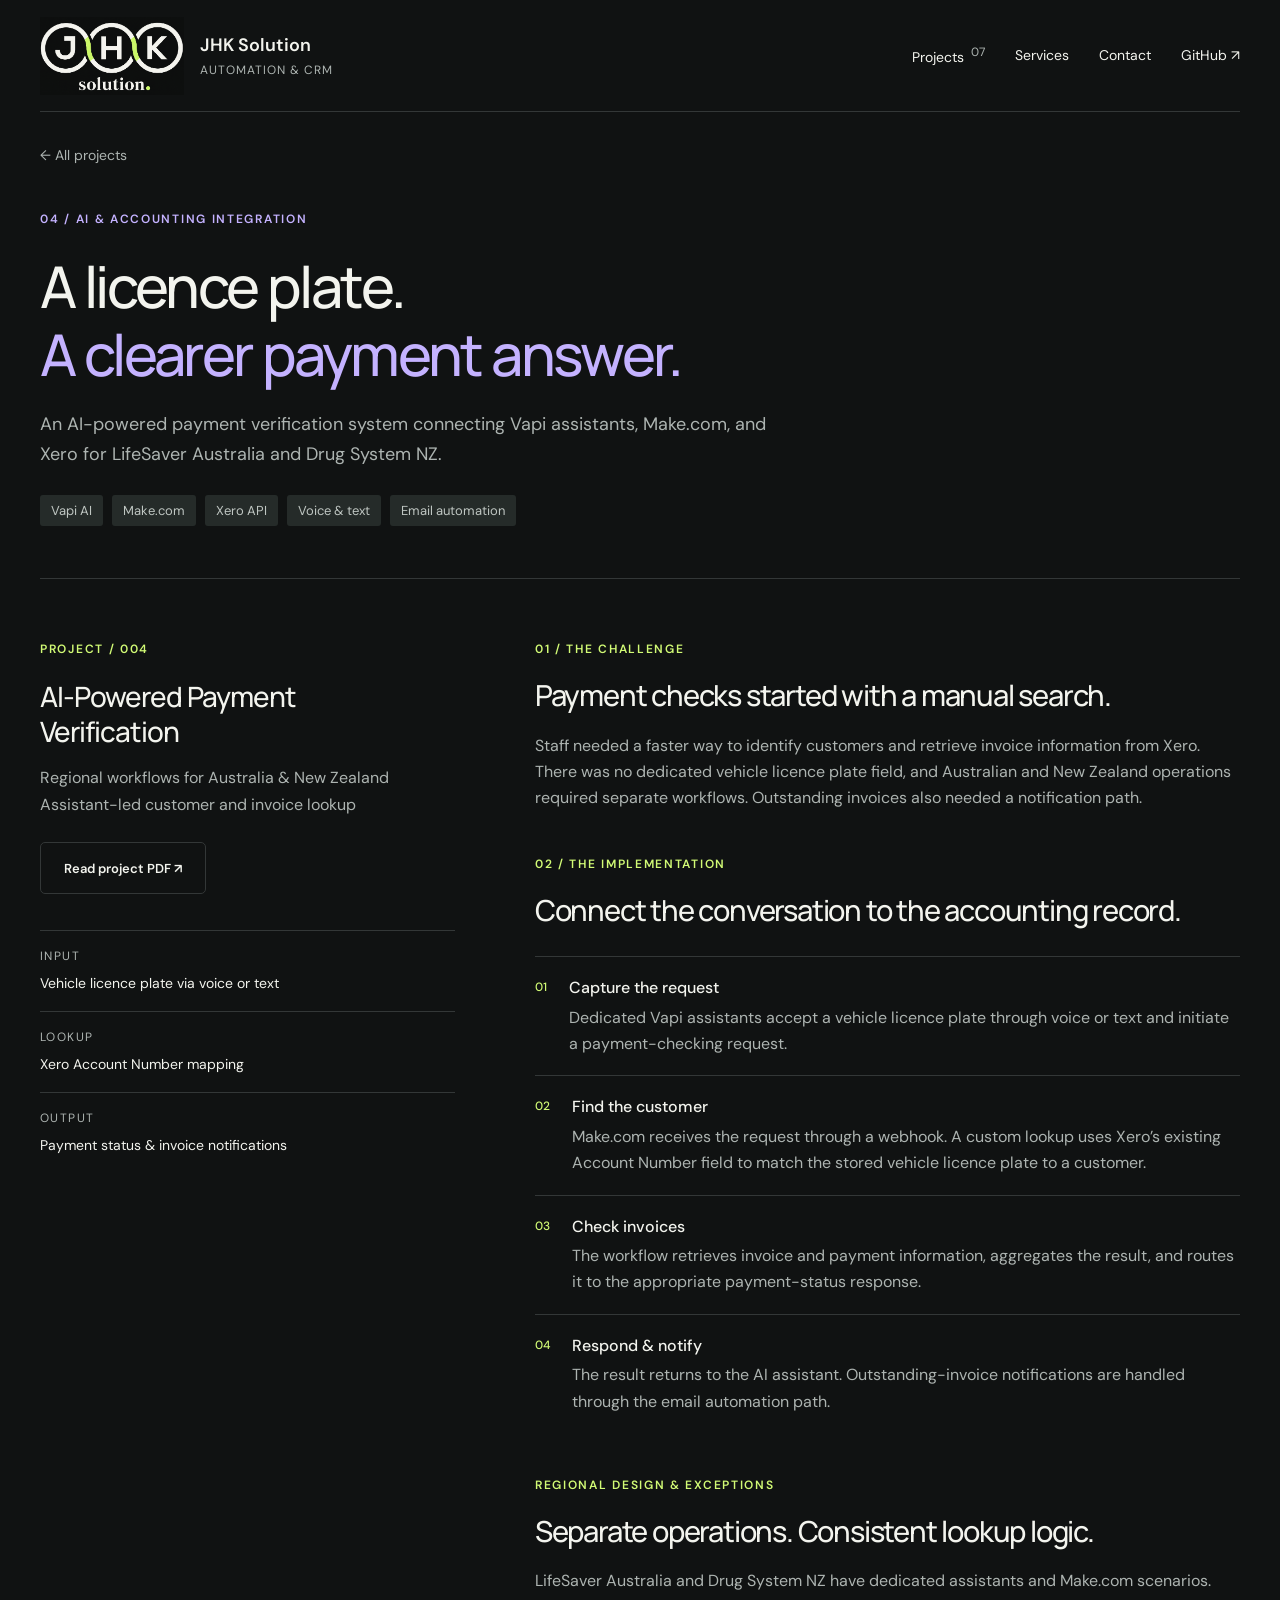
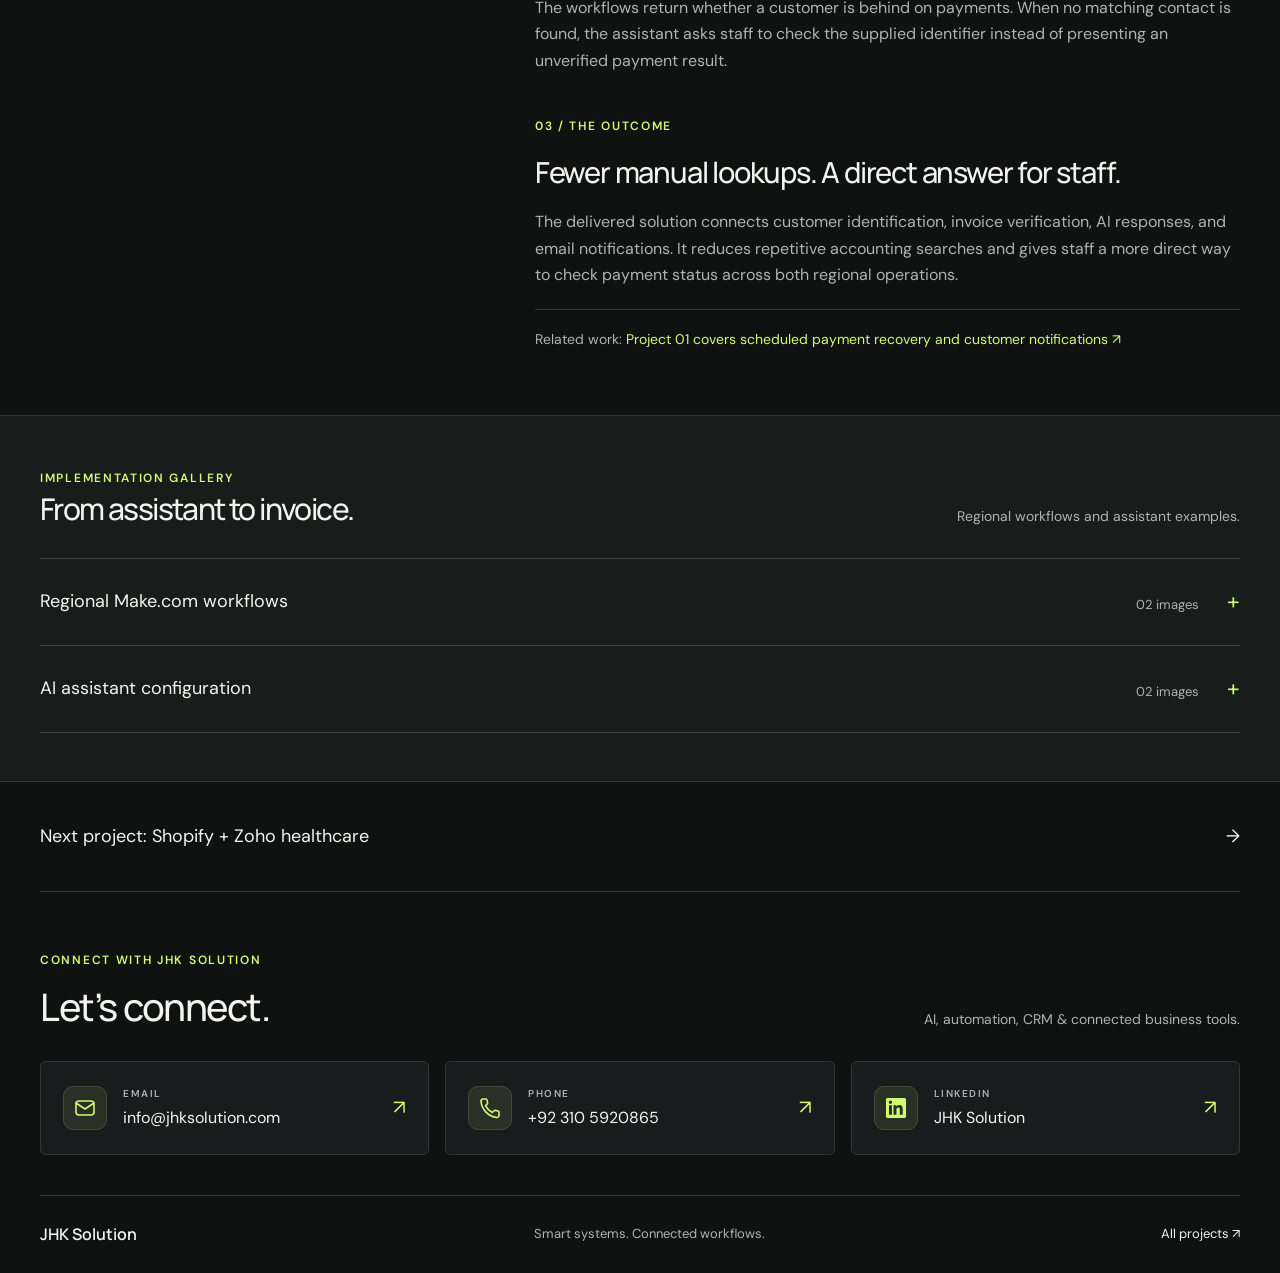
<file: ai-payment-verification.html>
<!doctype html><html lang="en"><head><meta charset="UTF-8"><meta name="viewport" content="width=device-width, initial-scale=1"><title>AI Payment Verification — JHK Solution</title><meta name="description" content="Vapi AI assistants, Make.com workflows, and Xero invoice checks for Australian and New Zealand operations."><meta name="theme-color" content="#101212"><link rel="icon" href="assets/jhk-solution-logo.png"><link rel="stylesheet" href="style.css?v=contact1"></head><body><header class="header wrap"><a class="brand" href="index.html" aria-label="JHK Solution home"><span class="company-logo"><img src="assets/jhk-solution-logo.png" alt="JHK Solution logo" width="1254" height="1254"></span><span>JHK Solution<small>AUTOMATION & CRM</small></span></a><nav aria-label="Main navigation"><a href="index.html#projects">Projects <span>07</span></a><a href="services/">Services</a><a href="index.html#contact">Contact</a><a class="github-nav" href="https://github.com/jhk-solution/jhksolution-portfolio" target="_blank" rel="noopener noreferrer">GitHub ↗</a></nav></header><main><section class="wrap detail-hero ai-detail"><a class="back" href="index.html#projects">← All projects</a><span class="eyebrow">04 / AI & ACCOUNTING INTEGRATION</span><h1>A licence plate.<br><span>A clearer payment answer.</span></h1><p>An AI-powered payment verification system connecting Vapi assistants, Make.com, and Xero for LifeSaver Australia and Drug System NZ.</p><div class="project-tags"><span>Vapi AI</span><span>Make.com</span><span>Xero API</span><span>Voice & text</span><span>Email automation</span></div></section>
<section class="wrap case-study"><aside class="case-aside"><span class="eyebrow">PROJECT / 004</span><h2>AI-Powered Payment Verification</h2><p>Regional workflows for Australia & New Zealand<br>Assistant-led customer and invoice lookup</p><a class="button secondary" href="assets/ai-payments/case-study.pdf" target="_blank" rel="noopener">Read project PDF ↗</a><dl><div><dt>INPUT</dt><dd>Vehicle licence plate via voice or text</dd></div><div><dt>LOOKUP</dt><dd>Xero Account Number mapping</dd></div><div><dt>OUTPUT</dt><dd>Payment status & invoice notifications</dd></div></dl></aside><div class="case-content">
<div class="case-block"><span class="eyebrow">01 / THE CHALLENGE</span><h3>Payment checks started with a manual search.</h3><p>Staff needed a faster way to identify customers and retrieve invoice information from Xero. There was no dedicated vehicle licence plate field, and Australian and New Zealand operations required separate workflows. Outstanding invoices also needed a notification path.</p></div>
<div class="case-block"><span class="eyebrow">02 / THE IMPLEMENTATION</span><h3>Connect the conversation to the accounting record.</h3><ol class="process"><li><span>01</span><div><b>Capture the request</b><p>Dedicated Vapi assistants accept a vehicle licence plate through voice or text and initiate a payment-checking request.</p></div></li><li><span>02</span><div><b>Find the customer</b><p>Make.com receives the request through a webhook. A custom lookup uses Xero’s existing Account Number field to match the stored vehicle licence plate to a customer.</p></div></li><li><span>03</span><div><b>Check invoices</b><p>The workflow retrieves invoice and payment information, aggregates the result, and routes it to the appropriate payment-status response.</p></div></li><li><span>04</span><div><b>Respond & notify</b><p>The result returns to the AI assistant. Outstanding-invoice notifications are handled through the email automation path.</p></div></li></ol></div>
<div class="case-block"><span class="eyebrow">REGIONAL DESIGN & EXCEPTIONS</span><h3>Separate operations. Consistent lookup logic.</h3><p>LifeSaver Australia and Drug System NZ have dedicated assistants and Make.com scenarios. The workflows return whether a customer is behind on payments. When no matching contact is found, the assistant asks staff to check the supplied identifier instead of presenting an unverified payment result.</p></div>
<div class="case-block"><span class="eyebrow">03 / THE OUTCOME</span><h3>Fewer manual lookups. A direct answer for staff.</h3><p>The delivered solution connects customer identification, invoice verification, AI responses, and email notifications. It reduces repetitive accounting searches and gives staff a more direct way to check payment status across both regional operations.</p><p class="related-note">Related work: <a href="payment-automation.html">Project 01 covers scheduled payment recovery and customer notifications ↗</a></p></div></div></section>
<section class="workflow-section"><div class="wrap"><div class="section-heading"><div><span class="eyebrow">IMPLEMENTATION GALLERY</span><h2>From assistant to invoice.</h2></div><p>Regional workflows and assistant examples.</p></div><details class="gallery-group"><summary>Regional Make.com workflows<span>02 images <b>+</b></span></summary><div class="workflow-grid"><button class="workflow-card" data-image="assets/ai-payments/01.png" data-caption="LifeSaver Australia payment lookup"><div class="workflow-thumb"><img src="assets/ai-payments/01.png" alt="LifeSaver Australia payment lookup"><span>↗</span></div><div class="workflow-copy"><h3>LifeSaver Australia payment lookup</h3><p>Webhook input, Xero contact and invoice searches, and payment-status response branches.</p></div></button><button class="workflow-card" data-image="assets/ai-payments/02.png" data-caption="Drug System NZ payment lookup"><div class="workflow-thumb"><img src="assets/ai-payments/02.png" alt="Drug System NZ payment lookup"><span>↗</span></div><div class="workflow-copy"><h3>Drug System NZ payment lookup</h3><p>A separate regional scenario with the same structured lookup and response flow.</p></div></button></div></details><details class="gallery-group"><summary>AI assistant configuration<span>02 images <b>+</b></span></summary><div class="workflow-grid"><button class="workflow-card" data-image="assets/ai-payments/06.png" data-caption="Australian payment assistant"><div class="workflow-thumb"><img src="assets/ai-payments/06.png" alt="Australian payment assistant"><span>↗</span></div><div class="workflow-copy"><h3>Australian payment assistant</h3><p>Vapi assistant configuration showing its transcription, language-model, and voice components.</p></div></button><button class="workflow-card" data-image="assets/ai-payments/03.png" data-caption="Customer-not-found response"><div class="workflow-thumb"><img src="assets/ai-payments/03.png" alt="Customer-not-found response"><span>↗</span></div><div class="workflow-copy"><h3>Customer-not-found response</h3><p>The assistant asks staff to double-check the identifier when Xero returns no matching contact.</p></div></button></div></details></div></section><div class="wrap next-project"><a href="shopify-zoho-healthcare.html">Next project: Shopify + Zoho healthcare <span>→</span></a></div></main><footer class="wrap contact-footer" id="contact" aria-labelledby="contact-heading"><div class="contact-heading"><div><span class="eyebrow">CONNECT WITH JHK SOLUTION</span><h2 id="contact-heading">Let’s connect.</h2></div><p>AI, automation, CRM &amp; connected business tools.</p></div><div class="contact-grid"><a class="contact-card" href="mailto:info@jhksolution.com" aria-label="Email JHK Solution at info@jhksolution.com"><span class="contact-icon"><svg viewBox="0 0 24 24" fill="none" stroke="currentColor" stroke-width="1.6" stroke-linecap="round" stroke-linejoin="round" aria-hidden="true"><rect x="3" y="5" width="18" height="14" rx="3"/><path d="m3 7 9 6 9-6"/></svg></span><span class="contact-details"><span class="contact-label">EMAIL</span><span class="contact-value">info@jhksolution.com</span></span><span class="contact-arrow" aria-hidden="true">↗</span></a><a class="contact-card" href="tel:+923105920865" aria-label="Call JHK Solution at +92 310 5920865"><span class="contact-icon"><svg viewBox="0 0 24 24" fill="none" stroke="currentColor" stroke-width="1.6" stroke-linecap="round" stroke-linejoin="round" aria-hidden="true"><path d="M21 16.5v3a2 2 0 0 1-2.2 2A18 18 0 0 1 3 5.2 2 2 0 0 1 5 3h3a1 1 0 0 1 1 .9l.6 3a1 1 0 0 1-.3 1l-1.8 1.8a15 15 0 0 0 6.8 6.8l1.8-1.8a1 1 0 0 1 1-.3l3 .6a1 1 0 0 1 .9 1z"/></svg></span><span class="contact-details"><span class="contact-label">PHONE</span><span class="contact-value">+92 310 5920865</span></span><span class="contact-arrow" aria-hidden="true">↗</span></a><a class="contact-card" href="https://www.linkedin.com/company/jhksolution" aria-label="JHK Solution on LinkedIn (opens in a new tab)" target="_blank" rel="noopener noreferrer"><span class="contact-icon"><svg viewBox="0 0 24 24" fill="currentColor" aria-hidden="true"><path d="M20.45 2H3.55C2.69 2 2 2.68 2 3.52v16.96c0 .84.69 1.52 1.55 1.52h16.9c.86 0 1.55-.68 1.55-1.52V3.52C22 2.68 21.31 2 20.45 2ZM7.93 18.75H4.98V9.2h2.95v9.55ZM6.45 7.9a1.71 1.71 0 1 1 0-3.42 1.71 1.71 0 0 1 0 3.42Zm12.3 10.85H15.8V14.1c0-1.1-.02-2.52-1.54-2.52-1.54 0-1.78 1.2-1.78 2.44v4.73H9.53V9.2h2.83v1.3h.04c.4-.75 1.36-1.54 2.79-1.54 2.98 0 3.56 1.96 3.56 4.5v5.29Z"/></svg></span><span class="contact-details"><span class="contact-label">LINKEDIN</span><span class="contact-value">JHK Solution</span></span><span class="contact-arrow" aria-hidden="true">↗</span></a></div><div class="footer-bottom"><a class="footer-name" href="index.html">JHK Solution</a><p>Smart systems. Connected workflows.</p><a href="index.html#projects">All projects ↗</a></div></footer><dialog id="image-dialog" aria-labelledby="dialog-caption"><div class="dialog-top"><p id="dialog-caption"></p><button id="close-dialog" aria-label="Close workflow image">Close ✕</button></div><div class="dialog-image"><img id="dialog-img" alt=""></div><a id="original-image" target="_blank" rel="noopener">Open full-resolution image ↗</a></dialog><script src="script.js"></script></body></html>
</file>
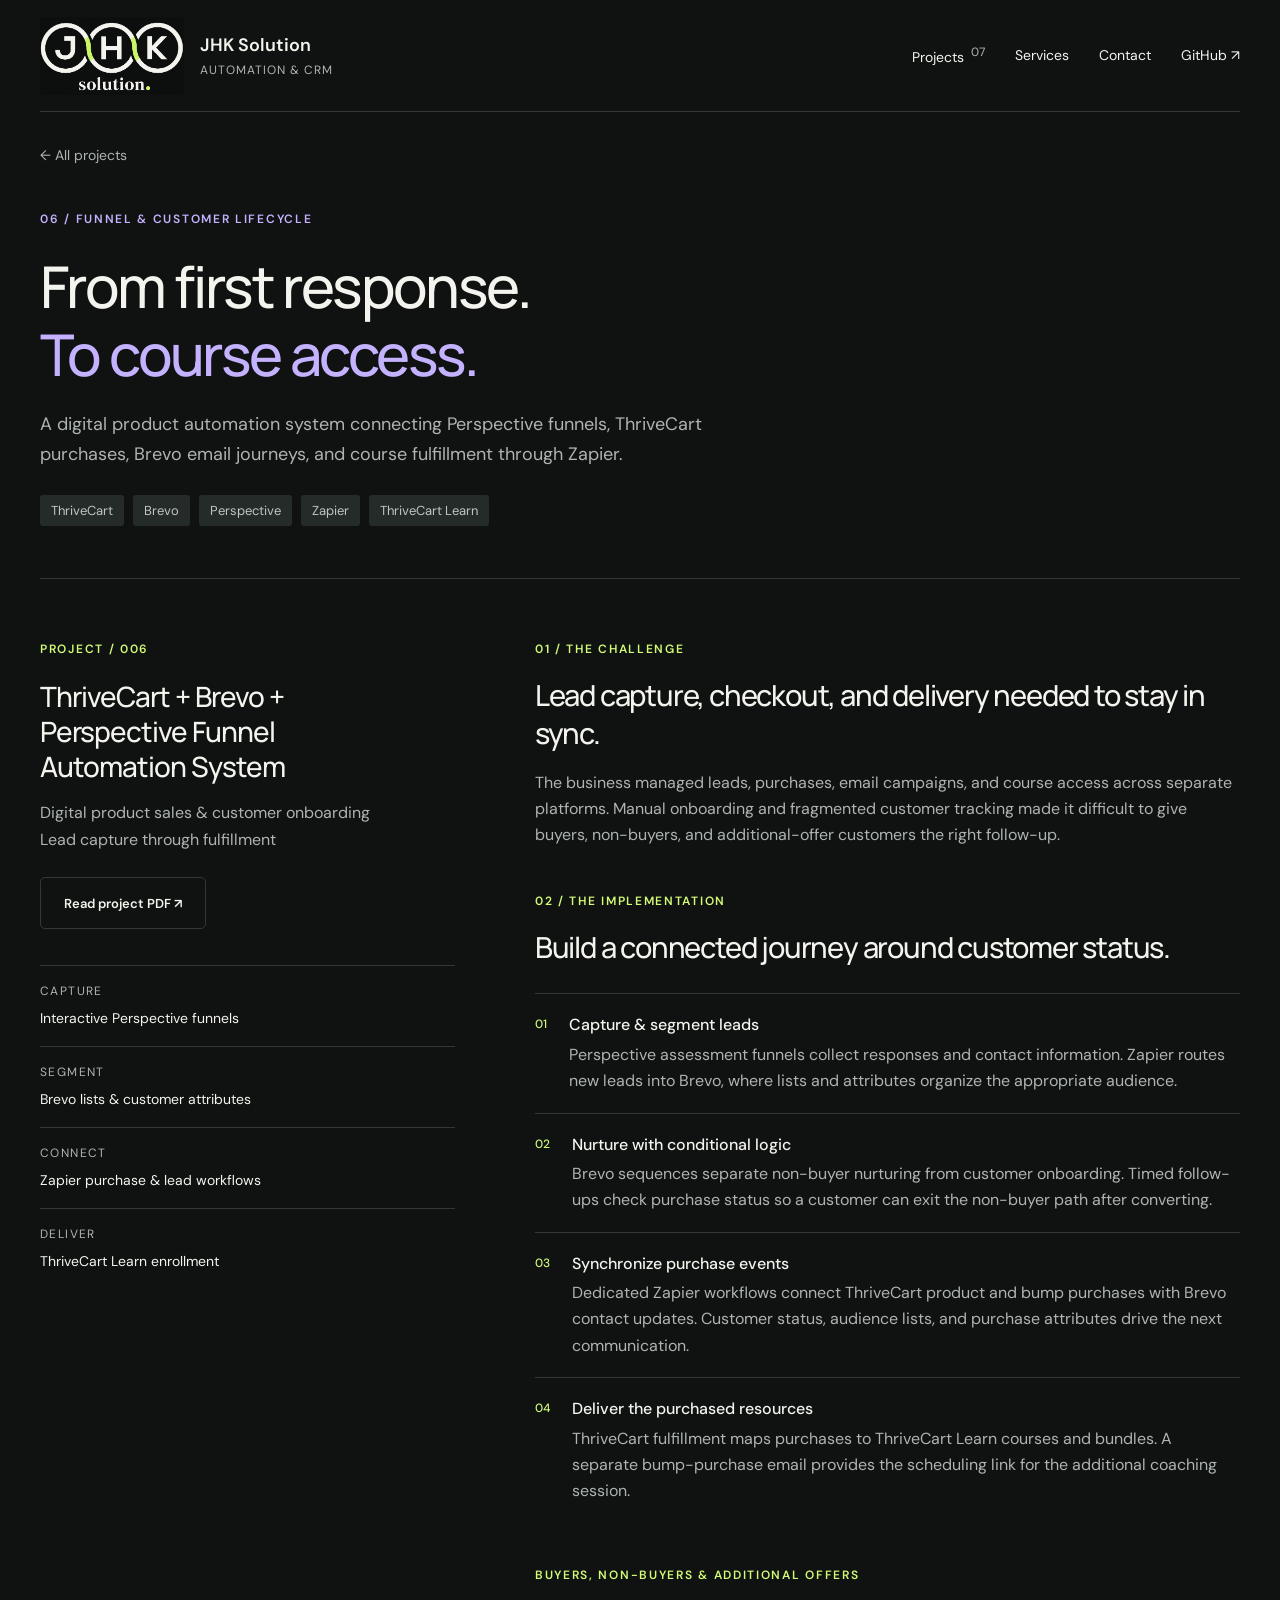
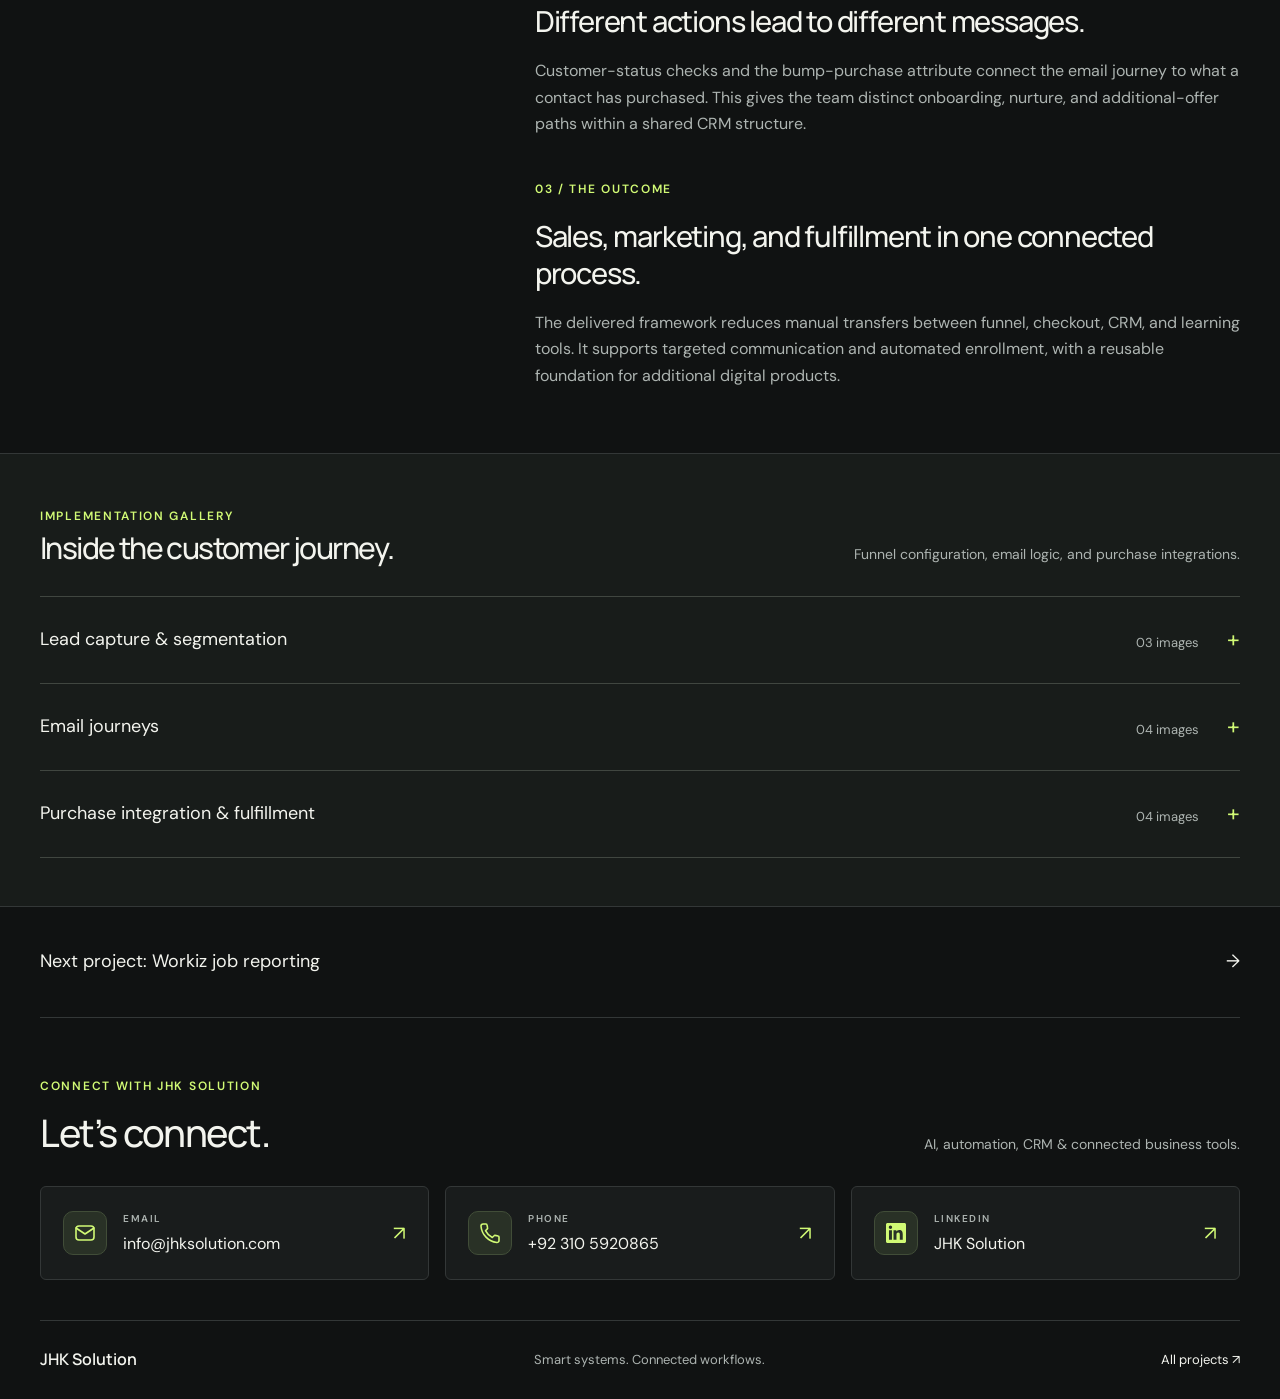
<file: funnel-automation.html>
<!doctype html><html lang="en"><head><meta charset="UTF-8"><meta name="viewport" content="width=device-width, initial-scale=1"><title>ThriveCart + Brevo + Perspective Funnel Automation — JHK Solution</title><meta name="description" content="Digital product funnel automation connecting Perspective, Zapier, Brevo, ThriveCart, and ThriveCart Learn."><meta name="theme-color" content="#101212"><link rel="icon" href="assets/jhk-solution-logo.png"><link rel="stylesheet" href="style.css?v=contact1"></head><body><header class="header wrap"><a class="brand" href="index.html" aria-label="JHK Solution home"><span class="company-logo"><img src="assets/jhk-solution-logo.png" alt="JHK Solution logo" width="1254" height="1254"></span><span>JHK Solution<small>AUTOMATION & CRM</small></span></a><nav aria-label="Main navigation"><a href="index.html#projects">Projects <span>07</span></a><a href="services/">Services</a><a href="index.html#contact">Contact</a><a class="github-nav" href="https://github.com/jhk-solution/jhksolution-portfolio" target="_blank" rel="noopener noreferrer">GitHub ↗</a></nav></header><main><section class="wrap detail-hero ai-detail"><a class="back" href="index.html#projects">← All projects</a><span class="eyebrow">06 / FUNNEL & CUSTOMER LIFECYCLE</span><h1>From first response.<br><span>To course access.</span></h1><p>A digital product automation system connecting Perspective funnels, ThriveCart purchases, Brevo email journeys, and course fulfillment through Zapier.</p><div class="project-tags"><span>ThriveCart</span><span>Brevo</span><span>Perspective</span><span>Zapier</span><span>ThriveCart Learn</span></div></section>
<section class="wrap case-study"><aside class="case-aside"><span class="eyebrow">PROJECT / 006</span><h2>ThriveCart + Brevo + Perspective Funnel Automation System</h2><p>Digital product sales & customer onboarding<br>Lead capture through fulfillment</p><a class="button secondary" href="assets/funnel-automation/case-study.pdf" target="_blank" rel="noopener">Read project PDF ↗</a><dl><div><dt>CAPTURE</dt><dd>Interactive Perspective funnels</dd></div><div><dt>SEGMENT</dt><dd>Brevo lists & customer attributes</dd></div><div><dt>CONNECT</dt><dd>Zapier purchase & lead workflows</dd></div><div><dt>DELIVER</dt><dd>ThriveCart Learn enrollment</dd></div></dl></aside><div class="case-content">
<div class="case-block"><span class="eyebrow">01 / THE CHALLENGE</span><h3>Lead capture, checkout, and delivery needed to stay in sync.</h3><p>The business managed leads, purchases, email campaigns, and course access across separate platforms. Manual onboarding and fragmented customer tracking made it difficult to give buyers, non-buyers, and additional-offer customers the right follow-up.</p></div>
<div class="case-block"><span class="eyebrow">02 / THE IMPLEMENTATION</span><h3>Build a connected journey around customer status.</h3><ol class="process"><li><span>01</span><div><b>Capture & segment leads</b><p>Perspective assessment funnels collect responses and contact information. Zapier routes new leads into Brevo, where lists and attributes organize the appropriate audience.</p></div></li><li><span>02</span><div><b>Nurture with conditional logic</b><p>Brevo sequences separate non-buyer nurturing from customer onboarding. Timed follow-ups check purchase status so a customer can exit the non-buyer path after converting.</p></div></li><li><span>03</span><div><b>Synchronize purchase events</b><p>Dedicated Zapier workflows connect ThriveCart product and bump purchases with Brevo contact updates. Customer status, audience lists, and purchase attributes drive the next communication.</p></div></li><li><span>04</span><div><b>Deliver the purchased resources</b><p>ThriveCart fulfillment maps purchases to ThriveCart Learn courses and bundles. A separate bump-purchase email provides the scheduling link for the additional coaching session.</p></div></li></ol></div>
<div class="case-block"><span class="eyebrow">BUYERS, NON-BUYERS & ADDITIONAL OFFERS</span><h3>Different actions lead to different messages.</h3><p>Customer-status checks and the bump-purchase attribute connect the email journey to what a contact has purchased. This gives the team distinct onboarding, nurture, and additional-offer paths within a shared CRM structure.</p></div>
<div class="case-block"><span class="eyebrow">03 / THE OUTCOME</span><h3>Sales, marketing, and fulfillment in one connected process.</h3><p>The delivered framework reduces manual transfers between funnel, checkout, CRM, and learning tools. It supports targeted communication and automated enrollment, with a reusable foundation for additional digital products.</p></div></div></section>
<section class="workflow-section"><div class="wrap"><div class="section-heading"><div><span class="eyebrow">IMPLEMENTATION GALLERY</span><h2>Inside the customer journey.</h2></div><p>Funnel configuration, email logic, and purchase integrations.</p></div><details class="gallery-group"><summary>Lead capture & segmentation<span>03 images <b>+</b></span></summary><div class="workflow-grid"><button class="workflow-card" data-image="assets/funnel-automation/13.png" data-caption="Perspective assessment builder"><div class="workflow-thumb"><img src="assets/funnel-automation/13.png" alt="Perspective assessment builder" loading="lazy"><span>↗</span></div><div class="workflow-copy"><h3>Perspective assessment builder</h3><p>Interactive questions and result paths in the funnel editor.</p></div></button><button class="workflow-card" data-image="assets/funnel-automation/16.png" data-caption="Lead capture form"><div class="workflow-thumb"><img src="assets/funnel-automation/16.png" alt="Lead capture form" loading="lazy"><span>↗</span></div><div class="workflow-copy"><h3>Lead capture form</h3><p>Contact capture before displaying the assessment results.</p></div></button><button class="workflow-card" data-image="assets/funnel-automation/27.png" data-caption="Brevo audience lists"><div class="workflow-thumb"><img src="assets/funnel-automation/27.png" alt="Brevo audience lists" loading="lazy"><span>↗</span></div><div class="workflow-copy"><h3>Brevo audience lists</h3><p>Separate lists for funnel leads, non-buyers, customers, and bump buyers.</p></div></button></div></details><details class="gallery-group"><summary>Email journeys<span>04 images <b>+</b></span></summary><div class="workflow-grid"><button class="workflow-card" data-image="assets/funnel-automation/03.png" data-caption="Non-buyer nurture entry"><div class="workflow-thumb"><img src="assets/funnel-automation/03.png" alt="Non-buyer nurture entry" loading="lazy"><span>↗</span></div><div class="workflow-copy"><h3>Non-buyer nurture entry</h3><p>A purchase-status check routes customers out of the non-buyer sequence.</p></div></button><button class="workflow-card" data-image="assets/funnel-automation/04.png" data-caption="Conditional follow-ups"><div class="workflow-thumb"><img src="assets/funnel-automation/04.png" alt="Conditional follow-ups" loading="lazy"><span>↗</span></div><div class="workflow-copy"><h3>Conditional follow-ups</h3><p>Timed emails with repeated customer-status checks.</p></div></button><button class="workflow-card" data-image="assets/funnel-automation/05.png" data-caption="Customer onboarding"><div class="workflow-thumb"><img src="assets/funnel-automation/05.png" alt="Customer onboarding" loading="lazy"><span>↗</span></div><div class="workflow-copy"><h3>Customer onboarding</h3><p>Buyer entry conditions, welcome email, and follow-up steps.</p></div></button><button class="workflow-card" data-image="assets/funnel-automation/02.png" data-caption="Bump purchase communication"><div class="workflow-thumb"><img src="assets/funnel-automation/02.png" alt="Bump purchase communication" loading="lazy"><span>↗</span></div><div class="workflow-copy"><h3>Bump purchase communication</h3><p>A purchase attribute triggers the session scheduling email.</p></div></button></div></details><details class="gallery-group"><summary>Purchase integration & fulfillment<span>04 images <b>+</b></span></summary><div class="workflow-grid"><button class="workflow-card" data-image="assets/funnel-automation/09.png" data-caption="Perspective to Brevo routing"><div class="workflow-thumb"><img src="assets/funnel-automation/09.png" alt="Perspective to Brevo routing" loading="lazy"><span>↗</span></div><div class="workflow-copy"><h3>Perspective to Brevo routing</h3><p>Zapier paths route funnel leads into the appropriate Brevo updates.</p></div></button><button class="workflow-card" data-image="assets/funnel-automation/10.png" data-caption="Product purchase synchronization"><div class="workflow-thumb"><img src="assets/funnel-automation/10.png" alt="Product purchase synchronization" loading="lazy"><span>↗</span></div><div class="workflow-copy"><h3>Product purchase synchronization</h3><p>ThriveCart purchases update the Brevo customer list and course-access attribute.</p></div></button><button class="workflow-card" data-image="assets/funnel-automation/11.png" data-caption="Bump purchase synchronization"><div class="workflow-thumb"><img src="assets/funnel-automation/11.png" alt="Bump purchase synchronization" loading="lazy"><span>↗</span></div><div class="workflow-copy"><h3>Bump purchase synchronization</h3><p>A separate purchase trigger handles the additional coaching offer.</p></div></button><button class="workflow-card" data-image="assets/funnel-automation/18.png" data-caption="ThriveCart Learn fulfillment"><div class="workflow-thumb"><img src="assets/funnel-automation/18.png" alt="ThriveCart Learn fulfillment" loading="lazy"><span>↗</span></div><div class="workflow-copy"><h3>ThriveCart Learn fulfillment</h3><p>Main product and bump purchases map to their respective learning resources.</p></div></button></div></details></div></section><div class="wrap next-project"><a href="workiz-reporting.html">Next project: Workiz job reporting <span>→</span></a></div></main><footer class="wrap contact-footer" id="contact" aria-labelledby="contact-heading"><div class="contact-heading"><div><span class="eyebrow">CONNECT WITH JHK SOLUTION</span><h2 id="contact-heading">Let’s connect.</h2></div><p>AI, automation, CRM &amp; connected business tools.</p></div><div class="contact-grid"><a class="contact-card" href="mailto:info@jhksolution.com" aria-label="Email JHK Solution at info@jhksolution.com"><span class="contact-icon"><svg viewBox="0 0 24 24" fill="none" stroke="currentColor" stroke-width="1.6" stroke-linecap="round" stroke-linejoin="round" aria-hidden="true"><rect x="3" y="5" width="18" height="14" rx="3"/><path d="m3 7 9 6 9-6"/></svg></span><span class="contact-details"><span class="contact-label">EMAIL</span><span class="contact-value">info@jhksolution.com</span></span><span class="contact-arrow" aria-hidden="true">↗</span></a><a class="contact-card" href="tel:+923105920865" aria-label="Call JHK Solution at +92 310 5920865"><span class="contact-icon"><svg viewBox="0 0 24 24" fill="none" stroke="currentColor" stroke-width="1.6" stroke-linecap="round" stroke-linejoin="round" aria-hidden="true"><path d="M21 16.5v3a2 2 0 0 1-2.2 2A18 18 0 0 1 3 5.2 2 2 0 0 1 5 3h3a1 1 0 0 1 1 .9l.6 3a1 1 0 0 1-.3 1l-1.8 1.8a15 15 0 0 0 6.8 6.8l1.8-1.8a1 1 0 0 1 1-.3l3 .6a1 1 0 0 1 .9 1z"/></svg></span><span class="contact-details"><span class="contact-label">PHONE</span><span class="contact-value">+92 310 5920865</span></span><span class="contact-arrow" aria-hidden="true">↗</span></a><a class="contact-card" href="https://www.linkedin.com/company/jhksolution" aria-label="JHK Solution on LinkedIn (opens in a new tab)" target="_blank" rel="noopener noreferrer"><span class="contact-icon"><svg viewBox="0 0 24 24" fill="currentColor" aria-hidden="true"><path d="M20.45 2H3.55C2.69 2 2 2.68 2 3.52v16.96c0 .84.69 1.52 1.55 1.52h16.9c.86 0 1.55-.68 1.55-1.52V3.52C22 2.68 21.31 2 20.45 2ZM7.93 18.75H4.98V9.2h2.95v9.55ZM6.45 7.9a1.71 1.71 0 1 1 0-3.42 1.71 1.71 0 0 1 0 3.42Zm12.3 10.85H15.8V14.1c0-1.1-.02-2.52-1.54-2.52-1.54 0-1.78 1.2-1.78 2.44v4.73H9.53V9.2h2.83v1.3h.04c.4-.75 1.36-1.54 2.79-1.54 2.98 0 3.56 1.96 3.56 4.5v5.29Z"/></svg></span><span class="contact-details"><span class="contact-label">LINKEDIN</span><span class="contact-value">JHK Solution</span></span><span class="contact-arrow" aria-hidden="true">↗</span></a></div><div class="footer-bottom"><a class="footer-name" href="index.html">JHK Solution</a><p>Smart systems. Connected workflows.</p><a href="index.html#projects">All projects ↗</a></div></footer><dialog id="image-dialog" aria-labelledby="dialog-caption"><div class="dialog-top"><p id="dialog-caption"></p><button id="close-dialog" aria-label="Close workflow image">Close ✕</button></div><div class="dialog-image"><img id="dialog-img" alt=""></div><a id="original-image" target="_blank" rel="noopener">Open full-resolution image ↗</a></dialog><script src="script.js"></script></body></html>
</file>
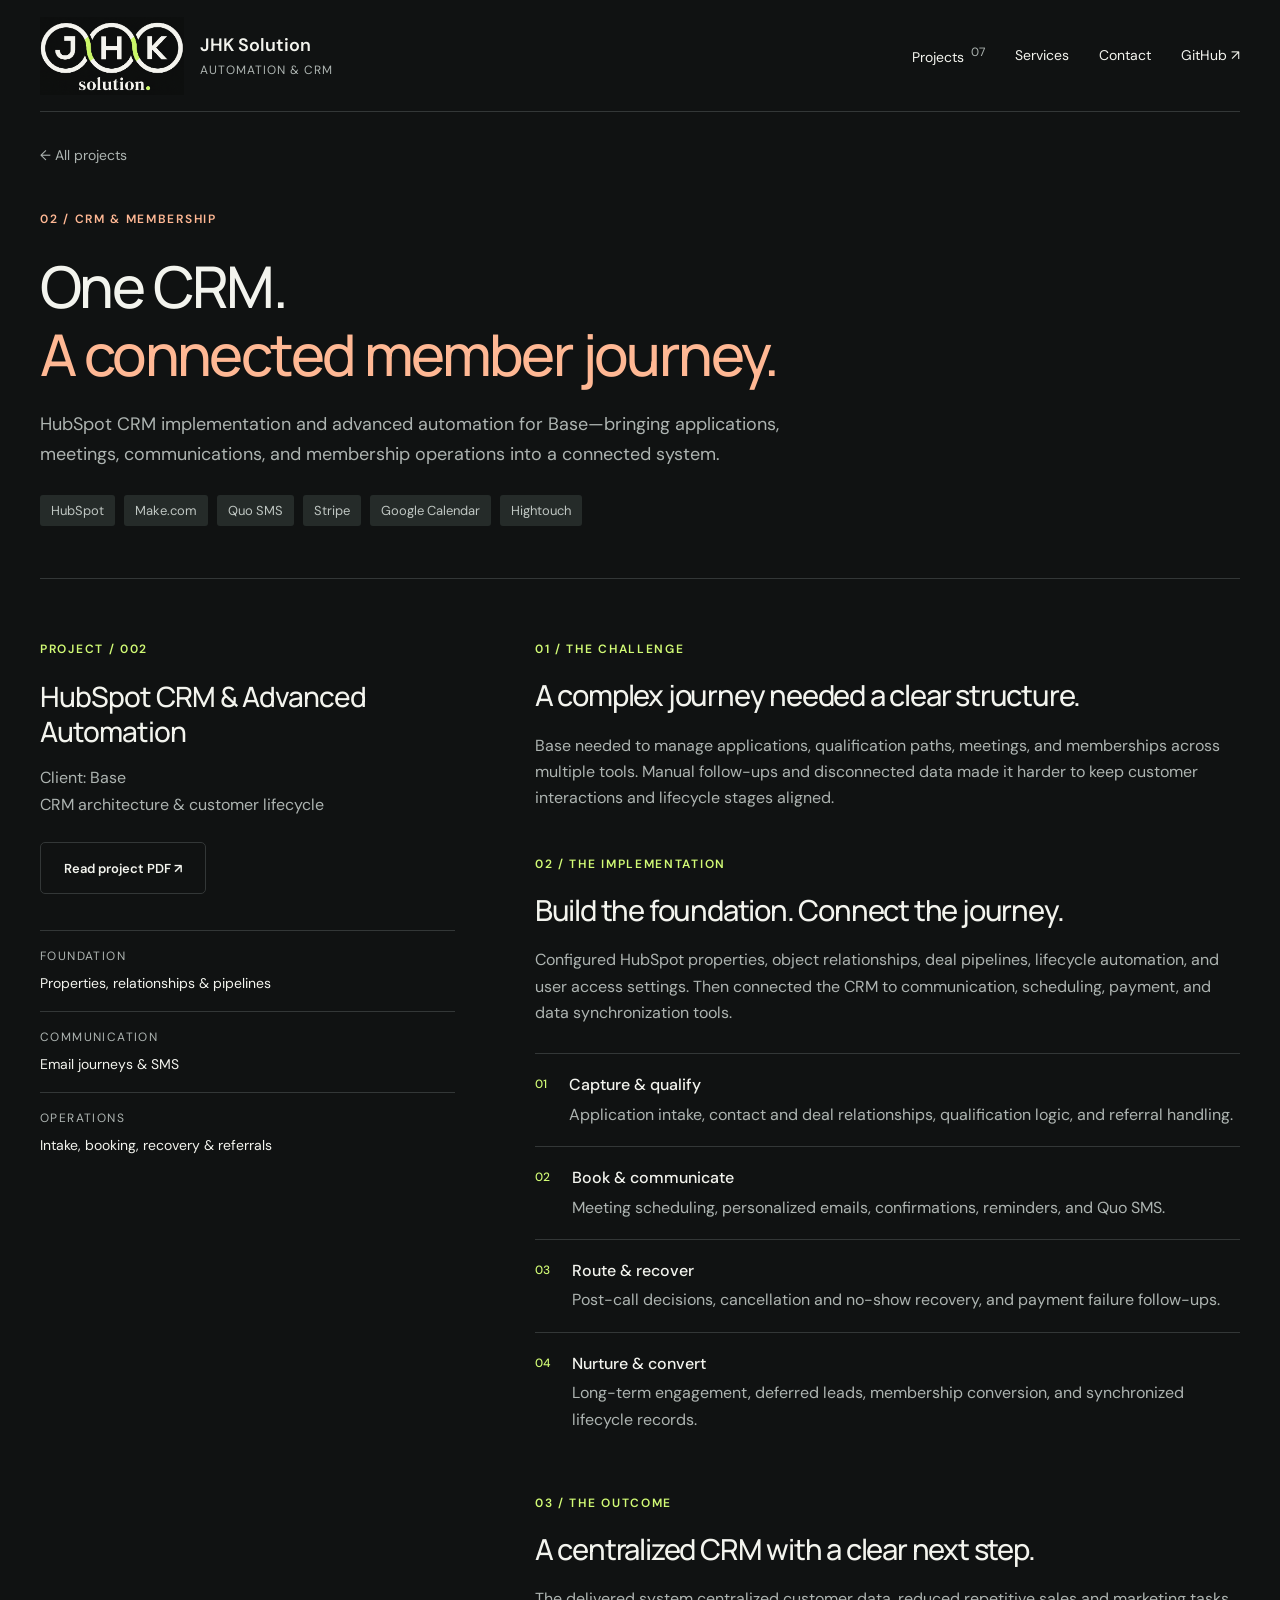
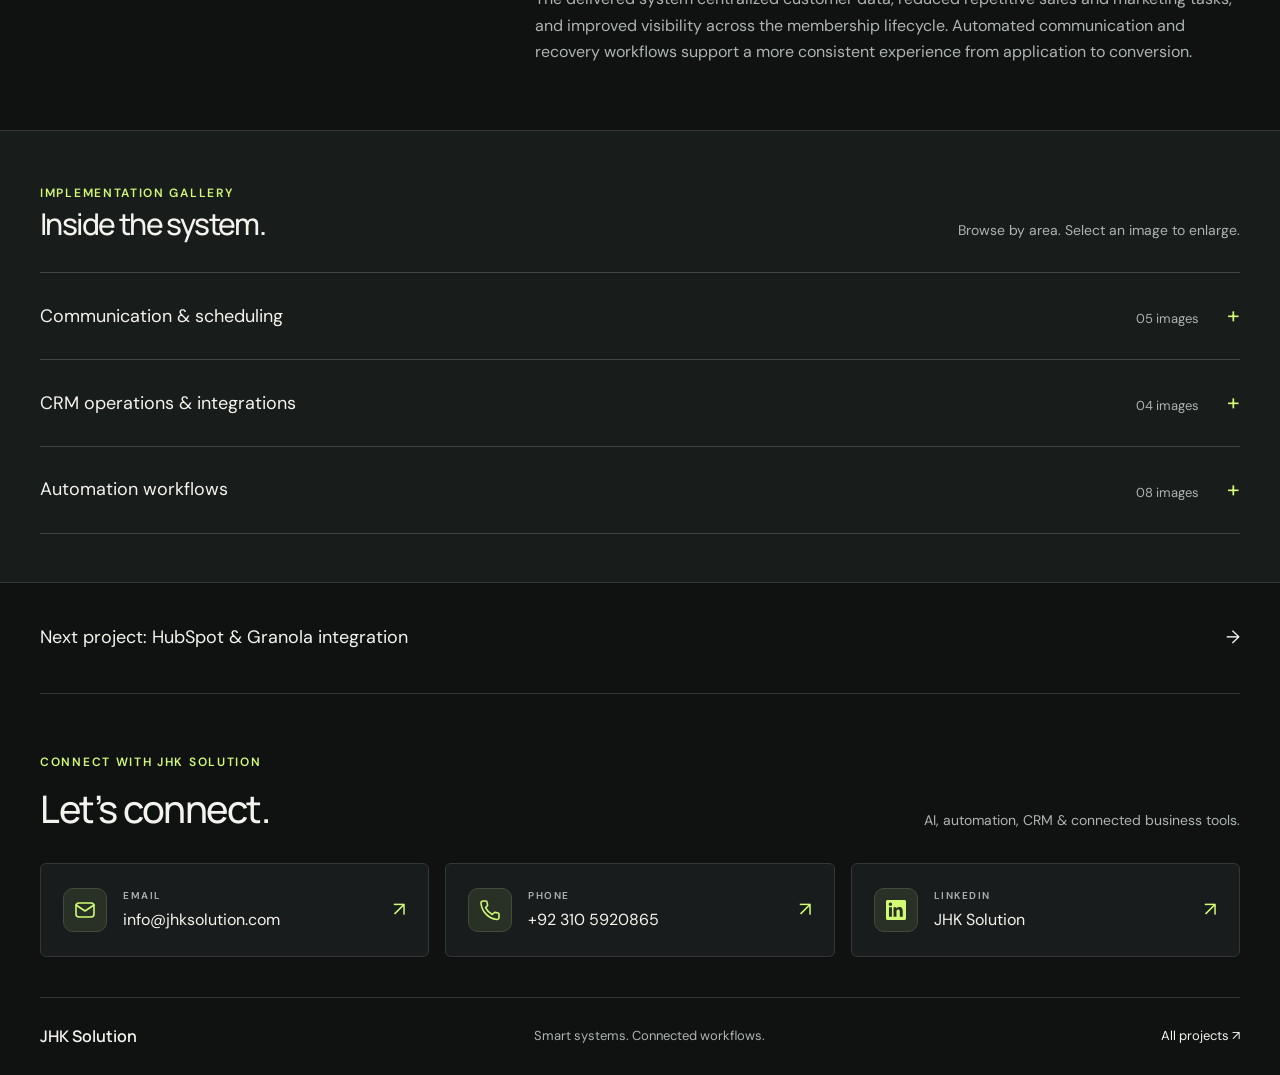
<file: hubspot-base.html>
<!doctype html><html lang="en"><head><meta charset="UTF-8"><meta name="viewport" content="width=device-width, initial-scale=1"><title>HubSpot CRM & Automation for Base — JHK Solution</title><meta name="description" content="HubSpot CRM architecture, membership lifecycle workflows, email and SMS automation, and integrations for Base."><meta name="theme-color" content="#101212"><link rel="icon" href="assets/jhk-solution-logo.png"><link rel="stylesheet" href="style.css?v=contact1"></head><body><header class="header wrap"><a class="brand" href="index.html" aria-label="JHK Solution home"><span class="company-logo"><img src="assets/jhk-solution-logo.png" alt="JHK Solution logo" width="1254" height="1254"></span><span>JHK Solution<small>AUTOMATION & CRM</small></span></a><nav aria-label="Main navigation"><a href="index.html#projects">Projects <span>07</span></a><a href="services/">Services</a><a href="index.html#contact">Contact</a><a class="github-nav" href="https://github.com/jhk-solution/jhksolution-portfolio" target="_blank" rel="noopener noreferrer">GitHub ↗</a></nav></header><main><section class="wrap detail-hero hubspot-detail"><a class="back" href="index.html#projects">← All projects</a><span class="eyebrow">02 / CRM & MEMBERSHIP</span><h1>One CRM.<br><span>A connected member journey.</span></h1><p>HubSpot CRM implementation and advanced automation for Base—bringing applications, meetings, communications, and membership operations into a connected system.</p><div class="project-tags"><span>HubSpot</span><span>Make.com</span><span>Quo SMS</span><span>Stripe</span><span>Google Calendar</span><span>Hightouch</span></div></section>
<section class="wrap case-study"><aside class="case-aside"><span class="eyebrow">PROJECT / 002</span><h2>HubSpot CRM & Advanced Automation</h2><p>Client: Base<br>CRM architecture & customer lifecycle</p><a class="button secondary" href="assets/hubspot/case-study.pdf" target="_blank" rel="noopener">Read project PDF ↗</a><dl><div><dt>FOUNDATION</dt><dd>Properties, relationships & pipelines</dd></div><div><dt>COMMUNICATION</dt><dd>Email journeys & SMS</dd></div><div><dt>OPERATIONS</dt><dd>Intake, booking, recovery & referrals</dd></div></dl></aside><div class="case-content">
<div class="case-block"><span class="eyebrow">01 / THE CHALLENGE</span><h3>A complex journey needed a clear structure.</h3><p>Base needed to manage applications, qualification paths, meetings, and memberships across multiple tools. Manual follow-ups and disconnected data made it harder to keep customer interactions and lifecycle stages aligned.</p></div>
<div class="case-block"><span class="eyebrow">02 / THE IMPLEMENTATION</span><h3>Build the foundation. Connect the journey.</h3><p>Configured HubSpot properties, object relationships, deal pipelines, lifecycle automation, and user access settings. Then connected the CRM to communication, scheduling, payment, and data synchronization tools.</p><ol class="process"><li><span>01</span><div><b>Capture & qualify</b><p>Application intake, contact and deal relationships, qualification logic, and referral handling.</p></div></li><li><span>02</span><div><b>Book & communicate</b><p>Meeting scheduling, personalized emails, confirmations, reminders, and Quo SMS.</p></div></li><li><span>03</span><div><b>Route & recover</b><p>Post-call decisions, cancellation and no-show recovery, and payment failure follow-ups.</p></div></li><li><span>04</span><div><b>Nurture & convert</b><p>Long-term engagement, deferred leads, membership conversion, and synchronized lifecycle records.</p></div></li></ol></div>
<div class="case-block"><span class="eyebrow">03 / THE OUTCOME</span><h3>A centralized CRM with a clear next step.</h3><p>The delivered system centralized customer data, reduced repetitive sales and marketing tasks, and improved visibility across the membership lifecycle. Automated communication and recovery workflows support a more consistent experience from application to conversion.</p></div></div></section>
<section class="workflow-section"><div class="wrap"><div class="section-heading"><div><span class="eyebrow">IMPLEMENTATION GALLERY</span><h2>Inside the system.</h2></div><p>Browse by area. Select an image to enlarge.</p></div><details class="gallery-group"><summary>Communication & scheduling<span>05 images <b>+</b></span></summary><div class="workflow-grid"><button class="workflow-card" data-image="assets/hubspot/01.png" data-caption="Application acknowledgement"><div class="workflow-thumb"><img src="assets/hubspot/01.png" alt="Application acknowledgement" width="1919" height="900"><span>↗</span></div><div class="workflow-copy"><h3>Application acknowledgement</h3><p>Branded email with the next step for applicants.</p></div></button><button class="workflow-card" data-image="assets/hubspot/02.png" data-caption="Referral nomination email"><div class="workflow-thumb"><img src="assets/hubspot/02.png" alt="Referral nomination email" width="1919" height="900"><span>↗</span></div><div class="workflow-copy"><h3>Referral nomination email</h3><p>Automated notification linked to a referral workflow.</p></div></button><button class="workflow-card" data-image="assets/hubspot/03.png" data-caption="Round-robin scheduling"><div class="workflow-thumb"><img src="assets/hubspot/03.png" alt="Round-robin scheduling" width="1919" height="900"><span>↗</span></div><div class="workflow-copy"><h3>Round-robin scheduling</h3><p>Team meeting setup for membership conversations.</p></div></button><button class="workflow-card" data-image="assets/hubspot/04.png" data-caption="Member booking experience"><div class="workflow-thumb"><img src="assets/hubspot/04.png" alt="Member booking experience" width="1919" height="900"><span>↗</span></div><div class="workflow-copy"><h3>Member booking experience</h3><p>A branded scheduling page for applicants.</p></div></button><button class="workflow-card" data-image="assets/hubspot/05.png" data-caption="Email journey library"><div class="workflow-thumb"><img src="assets/hubspot/05.png" alt="Email journey library" width="1919" height="900"><span>↗</span></div><div class="workflow-copy"><h3>Email journey library</h3><p>Follow-ups, reminders, confirmations, and referrals.</p></div></button></div></details><details class="gallery-group"><summary>CRM operations & integrations<span>04 images <b>+</b></span></summary><div class="workflow-grid"><button class="workflow-card" data-image="assets/hubspot/08.png" data-caption="Workflow library"><div class="workflow-thumb"><img src="assets/hubspot/08.png" alt="Workflow library" width="1919" height="900"><span>↗</span></div><div class="workflow-copy"><h3>Workflow library</h3><p>Lifecycle, nurture, referral, and recovery automations.</p></div></button><button class="workflow-card" data-image="assets/hubspot/12.png" data-caption="Connected applications"><div class="workflow-thumb"><img src="assets/hubspot/12.png" alt="Connected applications" width="1919" height="900"><span>↗</span></div><div class="workflow-copy"><h3>Connected applications</h3><p>HubSpot integrations supporting the wider system.</p></div></button><button class="workflow-card" data-image="assets/hubspot/18.png" data-caption="Marketing contact synchronization"><div class="workflow-thumb"><img src="assets/hubspot/18.png" alt="Marketing contact synchronization" width="1919" height="900"><span>↗</span></div><div class="workflow-copy"><h3>Marketing contact synchronization</h3><p>Settings controlling how connected apps sync marketing contacts.</p></div></button><button class="workflow-card" data-image="assets/hubspot/21.png" data-caption="Implementation delivery tracker"><div class="workflow-thumb"><img src="assets/hubspot/21.png" alt="Implementation delivery tracker" width="1919" height="900"><span>↗</span></div><div class="workflow-copy"><h3>Implementation delivery tracker</h3><p>Project configuration and workflow delivery tracking.</p></div></button></div></details><details class="gallery-group"><summary>Automation workflows<span>08 images <b>+</b></span></summary><div class="workflow-grid"><button class="workflow-card" data-image="assets/hubspot/13.png" data-caption="Application intake"><div class="workflow-thumb"><img src="assets/hubspot/13.png" alt="Application intake" width="1919" height="900"><span>↗</span></div><div class="workflow-copy"><h3>Application intake</h3><p>Branching logic for application and referral handling.</p></div></button><button class="workflow-card" data-image="assets/hubspot/14.png" data-caption="Lead nurturing"><div class="workflow-thumb"><img src="assets/hubspot/14.png" alt="Lead nurturing" width="1919" height="900"><span>↗</span></div><div class="workflow-copy"><h3>Lead nurturing</h3><p>Follow-up paths with booking checks and SMS opt-out conditions.</p></div></button><button class="workflow-card" data-image="assets/hubspot/15.png" data-caption="Booking confirmations &amp; reminders"><div class="workflow-thumb"><img src="assets/hubspot/15.png" alt="Booking confirmations &amp; reminders" width="1919" height="900"><span>↗</span></div><div class="workflow-copy"><h3>Booking confirmations &amp; reminders</h3><p>Meeting-based timing and follow-up actions.</p></div></button><button class="workflow-card" data-image="assets/hubspot/16.png" data-caption="Payment failure recovery"><div class="workflow-thumb"><img src="assets/hubspot/16.png" alt="Payment failure recovery" width="1919" height="900"><span>↗</span></div><div class="workflow-copy"><h3>Payment failure recovery</h3><p>Stripe failure trigger with email, SMS, and follow-up logic.</p></div></button><button class="workflow-card" data-image="assets/hubspot/17.png" data-caption="Post-call routing"><div class="workflow-thumb"><img src="assets/hubspot/17.png" alt="Post-call routing" width="1919" height="900"><span>↗</span></div><div class="workflow-copy"><h3>Post-call routing</h3><p>Routes recommendations into the appropriate lifecycle state.</p></div></button><button class="workflow-card" data-image="assets/hubspot/09.png" data-caption="SMS preference handling"><div class="workflow-thumb"><img src="assets/hubspot/09.png" alt="SMS preference handling" width="1919" height="900"><span>↗</span></div><div class="workflow-copy"><h3>SMS preference handling</h3><p>STOP and START routes update HubSpot contact records.</p></div></button><button class="workflow-card" data-image="assets/hubspot/10.png" data-caption="HubSpot settings automation"><div class="workflow-thumb"><img src="assets/hubspot/10.png" alt="HubSpot settings automation" width="1919" height="900"><span>↗</span></div><div class="workflow-copy"><h3>HubSpot settings automation</h3><p>Webhook-driven contact updates and workflow utilities.</p></div></button><button class="workflow-card" data-image="assets/hubspot/11.png" data-caption="Quo SMS delivery"><div class="workflow-thumb"><img src="assets/hubspot/11.png" alt="Quo SMS delivery" width="1919" height="900"><span>↗</span></div><div class="workflow-copy"><h3>Quo SMS delivery</h3><p>Webhook-triggered SMS with a phone-number check.</p></div></button></div></details></div></section><div class="wrap next-project"><a href="hubspot-granola.html">Next project: HubSpot & Granola integration <span>→</span></a></div></main><footer class="wrap contact-footer" id="contact" aria-labelledby="contact-heading"><div class="contact-heading"><div><span class="eyebrow">CONNECT WITH JHK SOLUTION</span><h2 id="contact-heading">Let’s connect.</h2></div><p>AI, automation, CRM &amp; connected business tools.</p></div><div class="contact-grid"><a class="contact-card" href="mailto:info@jhksolution.com" aria-label="Email JHK Solution at info@jhksolution.com"><span class="contact-icon"><svg viewBox="0 0 24 24" fill="none" stroke="currentColor" stroke-width="1.6" stroke-linecap="round" stroke-linejoin="round" aria-hidden="true"><rect x="3" y="5" width="18" height="14" rx="3"/><path d="m3 7 9 6 9-6"/></svg></span><span class="contact-details"><span class="contact-label">EMAIL</span><span class="contact-value">info@jhksolution.com</span></span><span class="contact-arrow" aria-hidden="true">↗</span></a><a class="contact-card" href="tel:+923105920865" aria-label="Call JHK Solution at +92 310 5920865"><span class="contact-icon"><svg viewBox="0 0 24 24" fill="none" stroke="currentColor" stroke-width="1.6" stroke-linecap="round" stroke-linejoin="round" aria-hidden="true"><path d="M21 16.5v3a2 2 0 0 1-2.2 2A18 18 0 0 1 3 5.2 2 2 0 0 1 5 3h3a1 1 0 0 1 1 .9l.6 3a1 1 0 0 1-.3 1l-1.8 1.8a15 15 0 0 0 6.8 6.8l1.8-1.8a1 1 0 0 1 1-.3l3 .6a1 1 0 0 1 .9 1z"/></svg></span><span class="contact-details"><span class="contact-label">PHONE</span><span class="contact-value">+92 310 5920865</span></span><span class="contact-arrow" aria-hidden="true">↗</span></a><a class="contact-card" href="https://www.linkedin.com/company/jhksolution" aria-label="JHK Solution on LinkedIn (opens in a new tab)" target="_blank" rel="noopener noreferrer"><span class="contact-icon"><svg viewBox="0 0 24 24" fill="currentColor" aria-hidden="true"><path d="M20.45 2H3.55C2.69 2 2 2.68 2 3.52v16.96c0 .84.69 1.52 1.55 1.52h16.9c.86 0 1.55-.68 1.55-1.52V3.52C22 2.68 21.31 2 20.45 2ZM7.93 18.75H4.98V9.2h2.95v9.55ZM6.45 7.9a1.71 1.71 0 1 1 0-3.42 1.71 1.71 0 0 1 0 3.42Zm12.3 10.85H15.8V14.1c0-1.1-.02-2.52-1.54-2.52-1.54 0-1.78 1.2-1.78 2.44v4.73H9.53V9.2h2.83v1.3h.04c.4-.75 1.36-1.54 2.79-1.54 2.98 0 3.56 1.96 3.56 4.5v5.29Z"/></svg></span><span class="contact-details"><span class="contact-label">LINKEDIN</span><span class="contact-value">JHK Solution</span></span><span class="contact-arrow" aria-hidden="true">↗</span></a></div><div class="footer-bottom"><a class="footer-name" href="index.html">JHK Solution</a><p>Smart systems. Connected workflows.</p><a href="index.html#projects">All projects ↗</a></div></footer><dialog id="image-dialog" aria-labelledby="dialog-caption"><div class="dialog-top"><p id="dialog-caption"></p><button id="close-dialog" aria-label="Close workflow image">Close ✕</button></div><div class="dialog-image"><img id="dialog-img" alt=""></div><a id="original-image" target="_blank" rel="noopener">Open full-resolution image ↗</a></dialog><script src="script.js"></script></body></html>
</file>
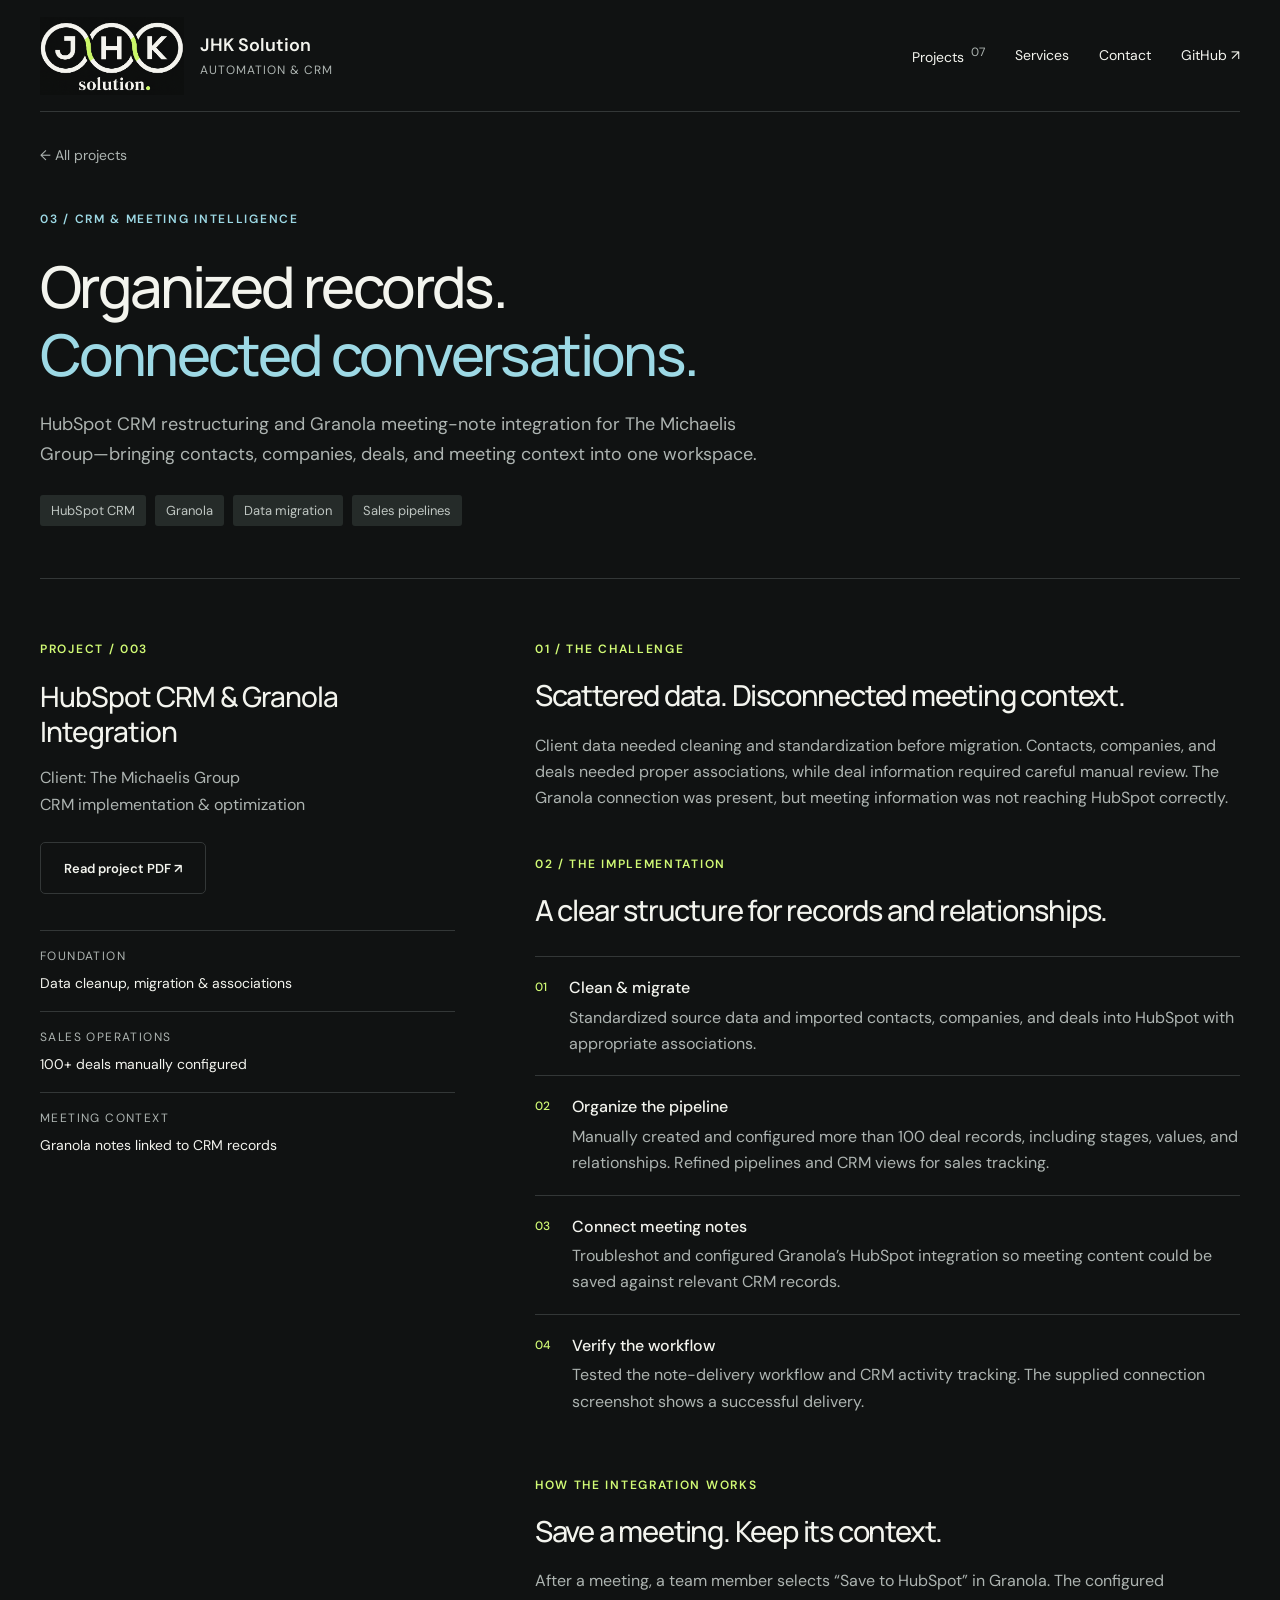
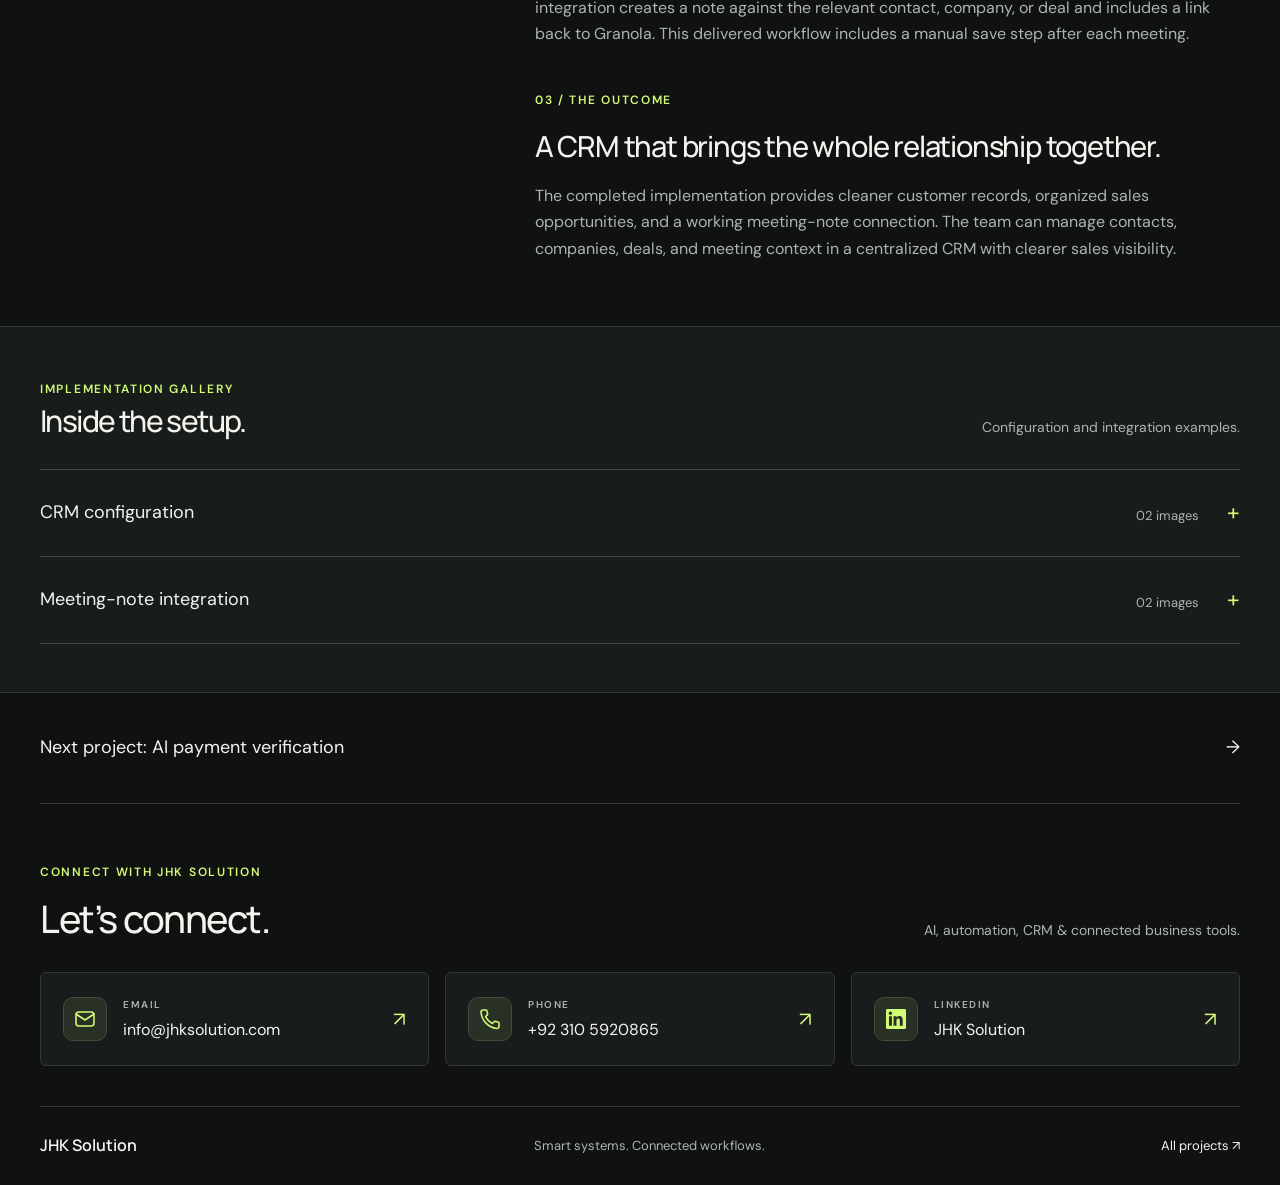
<file: hubspot-granola.html>
<!doctype html><html lang="en"><head><meta charset="UTF-8"><meta name="viewport" content="width=device-width, initial-scale=1"><title>HubSpot CRM & Granola Integration — JHK Solution</title><meta name="description" content="HubSpot CRM restructuring, data migration, deal configuration, and Granola meeting-note integration for The Michaelis Group."><meta name="theme-color" content="#101212"><link rel="icon" href="assets/jhk-solution-logo.png"><link rel="stylesheet" href="style.css?v=contact1"></head><body><header class="header wrap"><a class="brand" href="index.html" aria-label="JHK Solution home"><span class="company-logo"><img src="assets/jhk-solution-logo.png" alt="JHK Solution logo" width="1254" height="1254"></span><span>JHK Solution<small>AUTOMATION & CRM</small></span></a><nav aria-label="Main navigation"><a href="index.html#projects">Projects <span>07</span></a><a href="services/">Services</a><a href="index.html#contact">Contact</a><a class="github-nav" href="https://github.com/jhk-solution/jhksolution-portfolio" target="_blank" rel="noopener noreferrer">GitHub ↗</a></nav></header><main><section class="wrap detail-hero granola-detail"><a class="back" href="index.html#projects">← All projects</a><span class="eyebrow">03 / CRM & MEETING INTELLIGENCE</span><h1>Organized records.<br><span>Connected conversations.</span></h1><p>HubSpot CRM restructuring and Granola meeting-note integration for The Michaelis Group—bringing contacts, companies, deals, and meeting context into one workspace.</p><div class="project-tags"><span>HubSpot CRM</span><span>Granola</span><span>Data migration</span><span>Sales pipelines</span></div></section>
<section class="wrap case-study"><aside class="case-aside"><span class="eyebrow">PROJECT / 003</span><h2>HubSpot CRM & Granola Integration</h2><p>Client: The Michaelis Group<br>CRM implementation & optimization</p><a class="button secondary" href="assets/granola/case-study.pdf" target="_blank" rel="noopener">Read project PDF ↗</a><dl><div><dt>FOUNDATION</dt><dd>Data cleanup, migration & associations</dd></div><div><dt>SALES OPERATIONS</dt><dd>100+ deals manually configured</dd></div><div><dt>MEETING CONTEXT</dt><dd>Granola notes linked to CRM records</dd></div></dl></aside><div class="case-content">
<div class="case-block"><span class="eyebrow">01 / THE CHALLENGE</span><h3>Scattered data. Disconnected meeting context.</h3><p>Client data needed cleaning and standardization before migration. Contacts, companies, and deals needed proper associations, while deal information required careful manual review. The Granola connection was present, but meeting information was not reaching HubSpot correctly.</p></div>
<div class="case-block"><span class="eyebrow">02 / THE IMPLEMENTATION</span><h3>A clear structure for records and relationships.</h3><ol class="process"><li><span>01</span><div><b>Clean & migrate</b><p>Standardized source data and imported contacts, companies, and deals into HubSpot with appropriate associations.</p></div></li><li><span>02</span><div><b>Organize the pipeline</b><p>Manually created and configured more than 100 deal records, including stages, values, and relationships. Refined pipelines and CRM views for sales tracking.</p></div></li><li><span>03</span><div><b>Connect meeting notes</b><p>Troubleshot and configured Granola’s HubSpot integration so meeting content could be saved against relevant CRM records.</p></div></li><li><span>04</span><div><b>Verify the workflow</b><p>Tested the note-delivery workflow and CRM activity tracking. The supplied connection screenshot shows a successful delivery.</p></div></li></ol></div>
<div class="case-block"><span class="eyebrow">HOW THE INTEGRATION WORKS</span><h3>Save a meeting. Keep its context.</h3><p>After a meeting, a team member selects “Save to HubSpot” in Granola. The configured integration creates a note against the relevant contact, company, or deal and includes a link back to Granola. This delivered workflow includes a manual save step after each meeting.</p></div>
<div class="case-block"><span class="eyebrow">03 / THE OUTCOME</span><h3>A CRM that brings the whole relationship together.</h3><p>The completed implementation provides cleaner customer records, organized sales opportunities, and a working meeting-note connection. The team can manage contacts, companies, deals, and meeting context in a centralized CRM with clearer sales visibility.</p></div></div></section>
<section class="workflow-section"><div class="wrap"><div class="section-heading"><div><span class="eyebrow">IMPLEMENTATION GALLERY</span><h2>Inside the setup.</h2></div><p>Configuration and integration examples.</p></div><details class="gallery-group"><summary>CRM configuration<span>02 images <b>+</b></span></summary><div class="workflow-grid"><button class="workflow-card" data-image="assets/granola/deal-form.png" data-caption="Custom deal creation form"><div class="workflow-thumb"><img src="assets/granola/deal-form.png" alt="Custom deal creation form"><span>↗</span></div><div class="workflow-copy"><h3>Custom deal creation form</h3><p>Configured deal fields for pipeline, stage, amount, and follow-up date.</p></div></button><button class="workflow-card" data-image="assets/granola/contact-form.png" data-caption="Branded contact form"><div class="workflow-thumb"><img src="assets/granola/contact-form.png" alt="Branded contact form"><span>↗</span></div><div class="workflow-copy"><h3>Branded contact form</h3><p>A structured form for collecting contact and company information.</p></div></button></div></details><details class="gallery-group"><summary>Meeting-note integration<span>02 images <b>+</b></span></summary><div class="workflow-grid"><button class="workflow-card" data-image="assets/granola/granola-connection.jpeg" data-caption="Granola to HubSpot connection"><div class="workflow-thumb"><img src="assets/granola/granola-connection.jpeg" alt="Granola to HubSpot connection"><span>↗</span></div><div class="workflow-copy"><h3>Granola to HubSpot connection</h3><p>Configured to save meeting content as HubSpot notes; the screenshot records a successful delivery.</p></div></button><button class="workflow-card" data-image="assets/granola/hubspot-integration.jpeg" data-caption="Granola installed in HubSpot"><div class="workflow-thumb"><img src="assets/granola/hubspot-integration.jpeg" alt="Granola installed in HubSpot"><span>↗</span></div><div class="workflow-copy"><h3>Granola installed in HubSpot</h3><p>The connected application lists JHK Solution as installer and app owner.</p></div></button></div></details></div></section><div class="wrap next-project"><a href="ai-payment-verification.html">Next project: AI payment verification <span>→</span></a></div></main><footer class="wrap contact-footer" id="contact" aria-labelledby="contact-heading"><div class="contact-heading"><div><span class="eyebrow">CONNECT WITH JHK SOLUTION</span><h2 id="contact-heading">Let’s connect.</h2></div><p>AI, automation, CRM &amp; connected business tools.</p></div><div class="contact-grid"><a class="contact-card" href="mailto:info@jhksolution.com" aria-label="Email JHK Solution at info@jhksolution.com"><span class="contact-icon"><svg viewBox="0 0 24 24" fill="none" stroke="currentColor" stroke-width="1.6" stroke-linecap="round" stroke-linejoin="round" aria-hidden="true"><rect x="3" y="5" width="18" height="14" rx="3"/><path d="m3 7 9 6 9-6"/></svg></span><span class="contact-details"><span class="contact-label">EMAIL</span><span class="contact-value">info@jhksolution.com</span></span><span class="contact-arrow" aria-hidden="true">↗</span></a><a class="contact-card" href="tel:+923105920865" aria-label="Call JHK Solution at +92 310 5920865"><span class="contact-icon"><svg viewBox="0 0 24 24" fill="none" stroke="currentColor" stroke-width="1.6" stroke-linecap="round" stroke-linejoin="round" aria-hidden="true"><path d="M21 16.5v3a2 2 0 0 1-2.2 2A18 18 0 0 1 3 5.2 2 2 0 0 1 5 3h3a1 1 0 0 1 1 .9l.6 3a1 1 0 0 1-.3 1l-1.8 1.8a15 15 0 0 0 6.8 6.8l1.8-1.8a1 1 0 0 1 1-.3l3 .6a1 1 0 0 1 .9 1z"/></svg></span><span class="contact-details"><span class="contact-label">PHONE</span><span class="contact-value">+92 310 5920865</span></span><span class="contact-arrow" aria-hidden="true">↗</span></a><a class="contact-card" href="https://www.linkedin.com/company/jhksolution" aria-label="JHK Solution on LinkedIn (opens in a new tab)" target="_blank" rel="noopener noreferrer"><span class="contact-icon"><svg viewBox="0 0 24 24" fill="currentColor" aria-hidden="true"><path d="M20.45 2H3.55C2.69 2 2 2.68 2 3.52v16.96c0 .84.69 1.52 1.55 1.52h16.9c.86 0 1.55-.68 1.55-1.52V3.52C22 2.68 21.31 2 20.45 2ZM7.93 18.75H4.98V9.2h2.95v9.55ZM6.45 7.9a1.71 1.71 0 1 1 0-3.42 1.71 1.71 0 0 1 0 3.42Zm12.3 10.85H15.8V14.1c0-1.1-.02-2.52-1.54-2.52-1.54 0-1.78 1.2-1.78 2.44v4.73H9.53V9.2h2.83v1.3h.04c.4-.75 1.36-1.54 2.79-1.54 2.98 0 3.56 1.96 3.56 4.5v5.29Z"/></svg></span><span class="contact-details"><span class="contact-label">LINKEDIN</span><span class="contact-value">JHK Solution</span></span><span class="contact-arrow" aria-hidden="true">↗</span></a></div><div class="footer-bottom"><a class="footer-name" href="index.html">JHK Solution</a><p>Smart systems. Connected workflows.</p><a href="index.html#projects">All projects ↗</a></div></footer><dialog id="image-dialog" aria-labelledby="dialog-caption"><div class="dialog-top"><p id="dialog-caption"></p><button id="close-dialog" aria-label="Close workflow image">Close ✕</button></div><div class="dialog-image"><img id="dialog-img" alt=""></div><a id="original-image" target="_blank" rel="noopener">Open full-resolution image ↗</a></dialog><script src="script.js"></script></body></html>
</file>
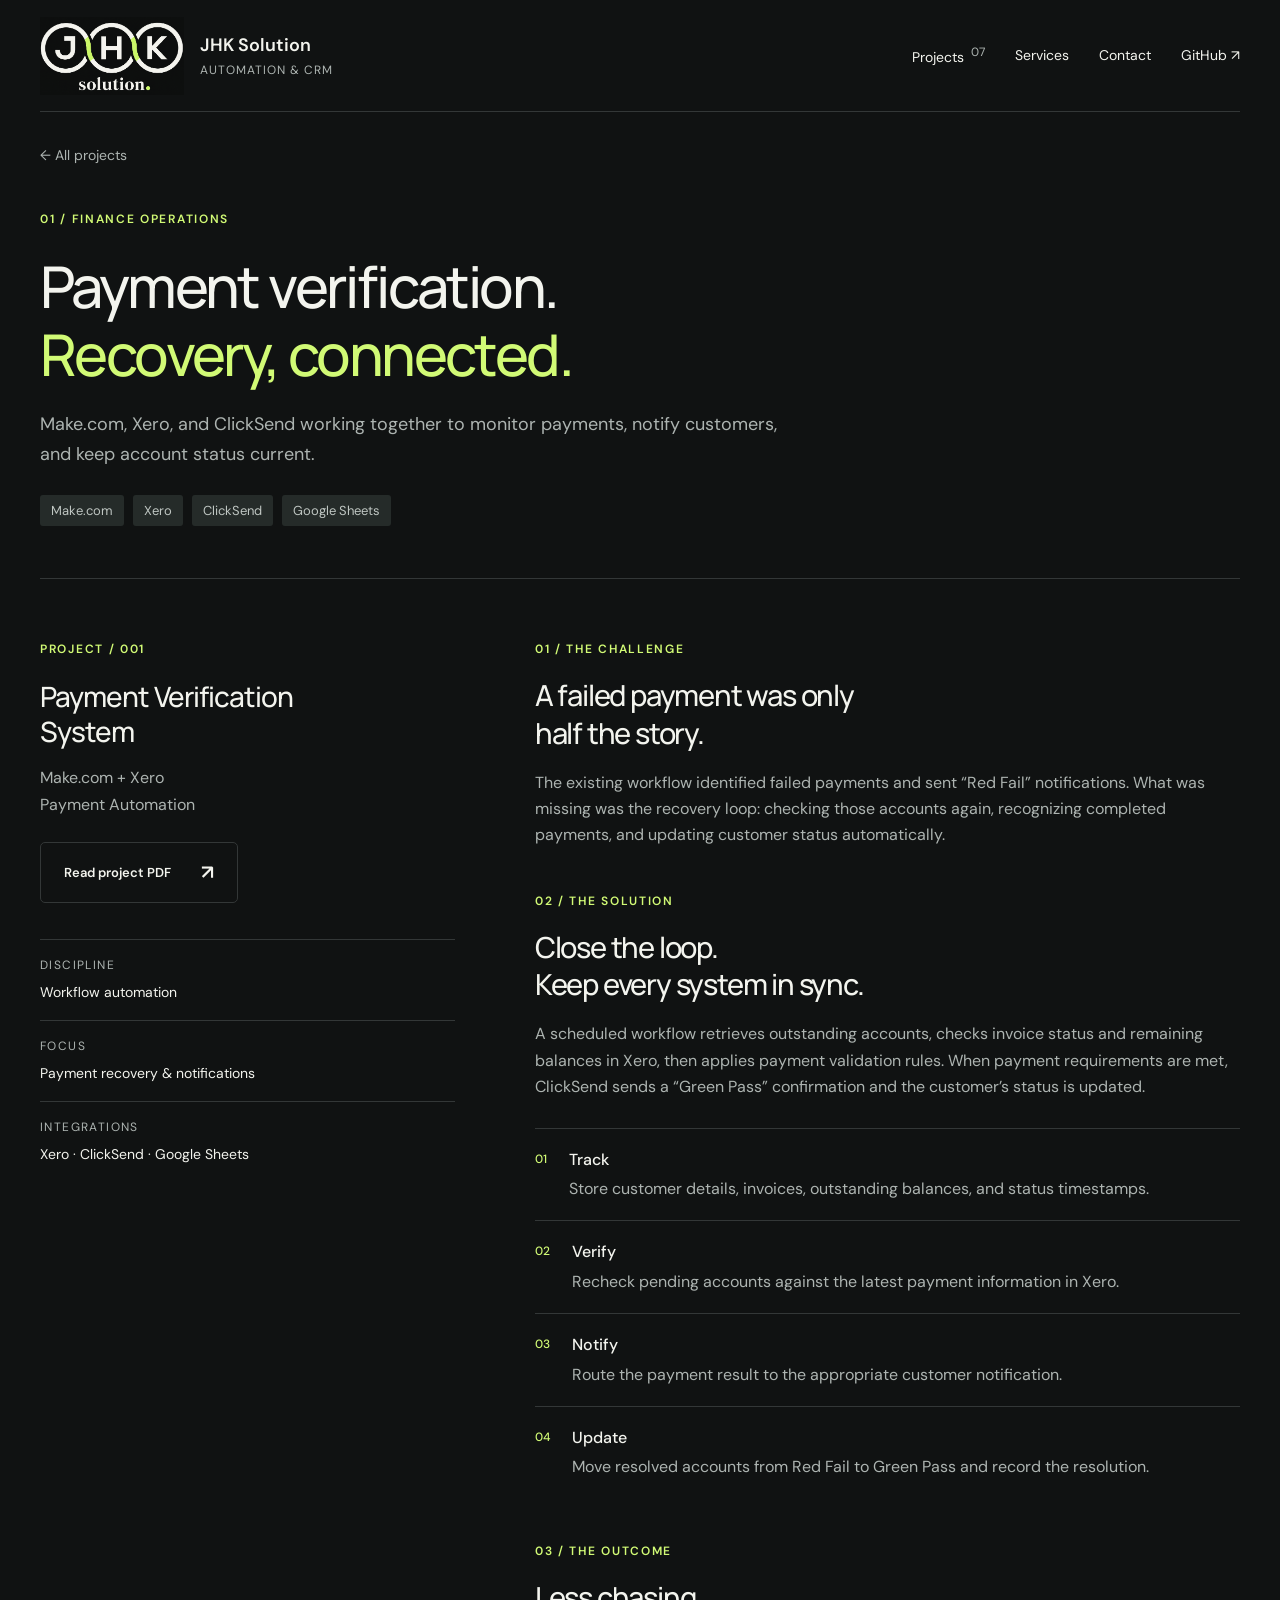
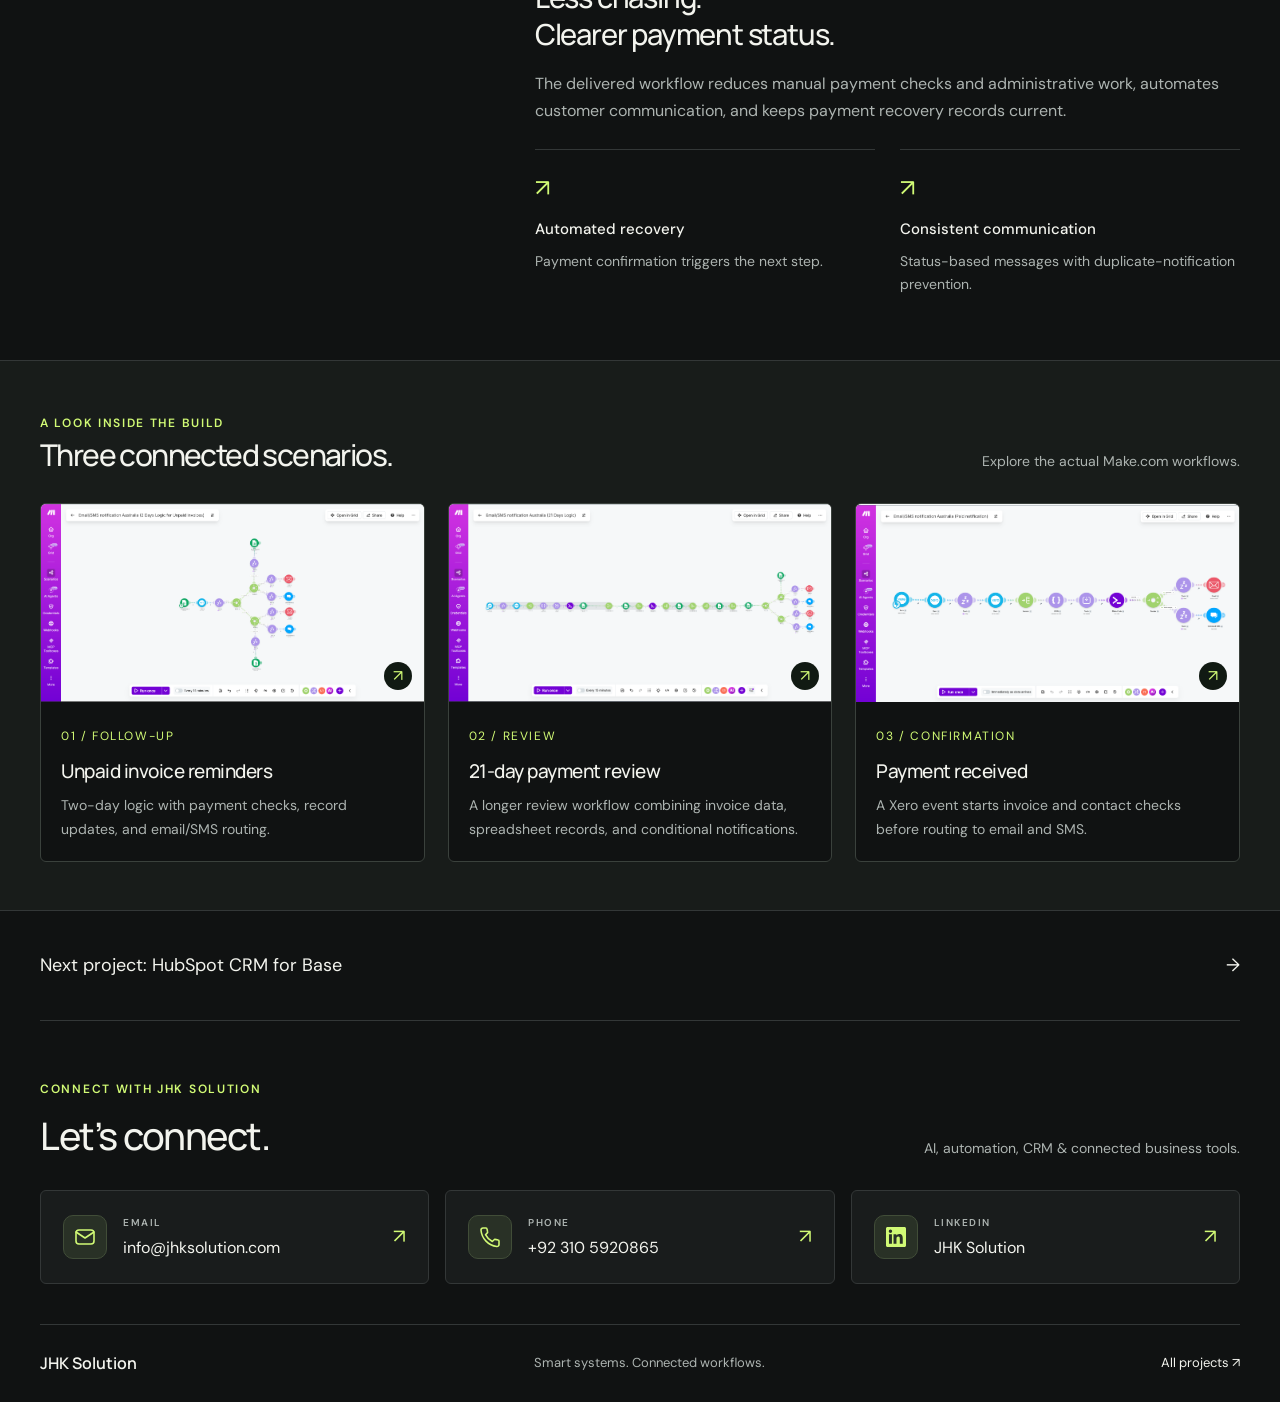
<file: payment-automation.html>
<!doctype html><html lang="en"><head><meta charset="UTF-8"><meta name="viewport" content="width=device-width, initial-scale=1"><title>Payment Verification & Recovery — JHK Solution</title><meta name="description" content="Payment monitoring and customer notification workflows built with Make.com, Xero, and ClickSend."><meta name="theme-color" content="#101212"><link rel="icon" href="assets/jhk-solution-logo.png"><link rel="stylesheet" href="style.css?v=contact1"></head><body><header class="header wrap"><a class="brand" href="index.html" aria-label="JHK Solution home"><span class="company-logo"><img src="assets/jhk-solution-logo.png" alt="JHK Solution logo" width="1254" height="1254"></span><span>JHK Solution<small>AUTOMATION & CRM</small></span></a><nav aria-label="Main navigation"><a href="index.html#projects">Projects <span>07</span></a><a href="services/">Services</a><a href="index.html#contact">Contact</a><a class="github-nav" href="https://github.com/jhk-solution/jhksolution-portfolio" target="_blank" rel="noopener noreferrer">GitHub ↗</a></nav></header><main><section class="wrap detail-hero"><a class="back" href="index.html#projects">← All projects</a><span class="eyebrow">01 / FINANCE OPERATIONS</span><h1>Payment verification.<br><span>Recovery, connected.</span></h1><p>Make.com, Xero, and ClickSend working together to monitor payments, notify customers, and keep account status current.</p><div class="project-tags"><span>Make.com</span><span>Xero</span><span>ClickSend</span><span>Google Sheets</span></div></section><section id="case-study" class="case-study wrap" aria-labelledby="case-title">
    <aside class="case-aside"><span class="eyebrow">PROJECT / 001</span><h2 id="case-title">Payment Verification System</h2><p>Make.com + Xero<br>Payment Automation</p><a class="button secondary" href="assets/payment-automation-case-study.pdf" target="_blank" rel="noopener">Read project PDF <span>↗</span></a><dl><div><dt>DISCIPLINE</dt><dd>Workflow automation</dd></div><div><dt>FOCUS</dt><dd>Payment recovery & notifications</dd></div><div><dt>INTEGRATIONS</dt><dd>Xero · ClickSend · Google Sheets</dd></div></dl></aside>
    <div class="case-content"><div class="case-block"><span class="eyebrow">01 / THE CHALLENGE</span><h3>A failed payment was only<br>half the story.</h3><p>The existing workflow identified failed payments and sent “Red Fail” notifications. What was missing was the recovery loop: checking those accounts again, recognizing completed payments, and updating customer status automatically.</p></div>
    <div class="case-block"><span class="eyebrow">02 / THE SOLUTION</span><h3>Close the loop.<br>Keep every system in sync.</h3><p>A scheduled workflow retrieves outstanding accounts, checks invoice status and remaining balances in Xero, then applies payment validation rules. When payment requirements are met, ClickSend sends a “Green Pass” confirmation and the customer’s status is updated.</p><ol class="process"><li><span>01</span><div><b>Track</b><p>Store customer details, invoices, outstanding balances, and status timestamps.</p></div></li><li><span>02</span><div><b>Verify</b><p>Recheck pending accounts against the latest payment information in Xero.</p></div></li><li><span>03</span><div><b>Notify</b><p>Route the payment result to the appropriate customer notification.</p></div></li><li><span>04</span><div><b>Update</b><p>Move resolved accounts from Red Fail to Green Pass and record the resolution.</p></div></li></ol></div>
    <div class="case-block outcomes"><span class="eyebrow">03 / THE OUTCOME</span><h3>Less chasing.<br>Clearer payment status.</h3><p>The delivered workflow reduces manual payment checks and administrative work, automates customer communication, and keeps payment recovery records current.</p><div class="outcome-grid"><div><span>↗</span><b>Automated recovery</b><p>Payment confirmation triggers the next step.</p></div><div><span>↗</span><b>Consistent communication</b><p>Status-based messages with duplicate-notification prevention.</p></div></div></div>
    </div>
  </section><section class="workflow-section" aria-labelledby="workflow-title"><div class="wrap"><div class="section-heading"><div><span class="eyebrow">A LOOK INSIDE THE BUILD</span><h2 id="workflow-title">Three connected scenarios.</h2></div><p>Explore the actual Make.com workflows.</p></div><div class="workflow-grid">
    <button class="workflow-card" data-image="assets/unpaid.png" data-caption="01 — Two-day unpaid invoice follow-up"><div class="workflow-thumb"><img src="assets/unpaid.png" alt="Make.com two-day unpaid invoice follow-up scenario" width="1918" height="991"><span>↗</span></div><div class="workflow-copy"><span>01 / FOLLOW-UP</span><h3>Unpaid invoice reminders</h3><p>Two-day logic with payment checks, record updates, and email/SMS routing.</p></div></button>
    <button class="workflow-card" data-image="assets/review.png" data-caption="02 — Twenty-one-day payment review"><div class="workflow-thumb"><img src="assets/review.png" alt="Make.com twenty-one-day scenario with Xero, data processing, Google Sheets and notification branches" width="1916" height="995"><span>↗</span></div><div class="workflow-copy"><span>02 / REVIEW</span><h3>21-day payment review</h3><p>A longer review workflow combining invoice data, spreadsheet records, and conditional notifications.</p></div></button>
    <button class="workflow-card" data-image="assets/paid.png" data-caption="03 — Paid notification workflow"><div class="workflow-thumb"><img src="assets/paid.png" alt="Make.com paid notification scenario" width="1918" height="987"><span>↗</span></div><div class="workflow-copy"><span>03 / CONFIRMATION</span><h3>Payment received</h3><p>A Xero event starts invoice and contact checks before routing to email and SMS.</p></div></button>
  </div></div></section><div class="wrap next-project"><a href="hubspot-base.html">Next project: HubSpot CRM for Base <span>→</span></a></div></main><footer class="wrap contact-footer" id="contact" aria-labelledby="contact-heading"><div class="contact-heading"><div><span class="eyebrow">CONNECT WITH JHK SOLUTION</span><h2 id="contact-heading">Let’s connect.</h2></div><p>AI, automation, CRM &amp; connected business tools.</p></div><div class="contact-grid"><a class="contact-card" href="mailto:info@jhksolution.com" aria-label="Email JHK Solution at info@jhksolution.com"><span class="contact-icon"><svg viewBox="0 0 24 24" fill="none" stroke="currentColor" stroke-width="1.6" stroke-linecap="round" stroke-linejoin="round" aria-hidden="true"><rect x="3" y="5" width="18" height="14" rx="3"/><path d="m3 7 9 6 9-6"/></svg></span><span class="contact-details"><span class="contact-label">EMAIL</span><span class="contact-value">info@jhksolution.com</span></span><span class="contact-arrow" aria-hidden="true">↗</span></a><a class="contact-card" href="tel:+923105920865" aria-label="Call JHK Solution at +92 310 5920865"><span class="contact-icon"><svg viewBox="0 0 24 24" fill="none" stroke="currentColor" stroke-width="1.6" stroke-linecap="round" stroke-linejoin="round" aria-hidden="true"><path d="M21 16.5v3a2 2 0 0 1-2.2 2A18 18 0 0 1 3 5.2 2 2 0 0 1 5 3h3a1 1 0 0 1 1 .9l.6 3a1 1 0 0 1-.3 1l-1.8 1.8a15 15 0 0 0 6.8 6.8l1.8-1.8a1 1 0 0 1 1-.3l3 .6a1 1 0 0 1 .9 1z"/></svg></span><span class="contact-details"><span class="contact-label">PHONE</span><span class="contact-value">+92 310 5920865</span></span><span class="contact-arrow" aria-hidden="true">↗</span></a><a class="contact-card" href="https://www.linkedin.com/company/jhksolution" aria-label="JHK Solution on LinkedIn (opens in a new tab)" target="_blank" rel="noopener noreferrer"><span class="contact-icon"><svg viewBox="0 0 24 24" fill="currentColor" aria-hidden="true"><path d="M20.45 2H3.55C2.69 2 2 2.68 2 3.52v16.96c0 .84.69 1.52 1.55 1.52h16.9c.86 0 1.55-.68 1.55-1.52V3.52C22 2.68 21.31 2 20.45 2ZM7.93 18.75H4.98V9.2h2.95v9.55ZM6.45 7.9a1.71 1.71 0 1 1 0-3.42 1.71 1.71 0 0 1 0 3.42Zm12.3 10.85H15.8V14.1c0-1.1-.02-2.52-1.54-2.52-1.54 0-1.78 1.2-1.78 2.44v4.73H9.53V9.2h2.83v1.3h.04c.4-.75 1.36-1.54 2.79-1.54 2.98 0 3.56 1.96 3.56 4.5v5.29Z"/></svg></span><span class="contact-details"><span class="contact-label">LINKEDIN</span><span class="contact-value">JHK Solution</span></span><span class="contact-arrow" aria-hidden="true">↗</span></a></div><div class="footer-bottom"><a class="footer-name" href="index.html">JHK Solution</a><p>Smart systems. Connected workflows.</p><a href="index.html#projects">All projects ↗</a></div></footer><dialog id="image-dialog" aria-labelledby="dialog-caption"><div class="dialog-top"><p id="dialog-caption"></p><button id="close-dialog" aria-label="Close workflow image">Close ✕</button></div><div class="dialog-image"><img id="dialog-img" alt=""></div><a id="original-image" target="_blank" rel="noopener">Open full-resolution image ↗</a></dialog><script src="script.js"></script></body></html>
</file>
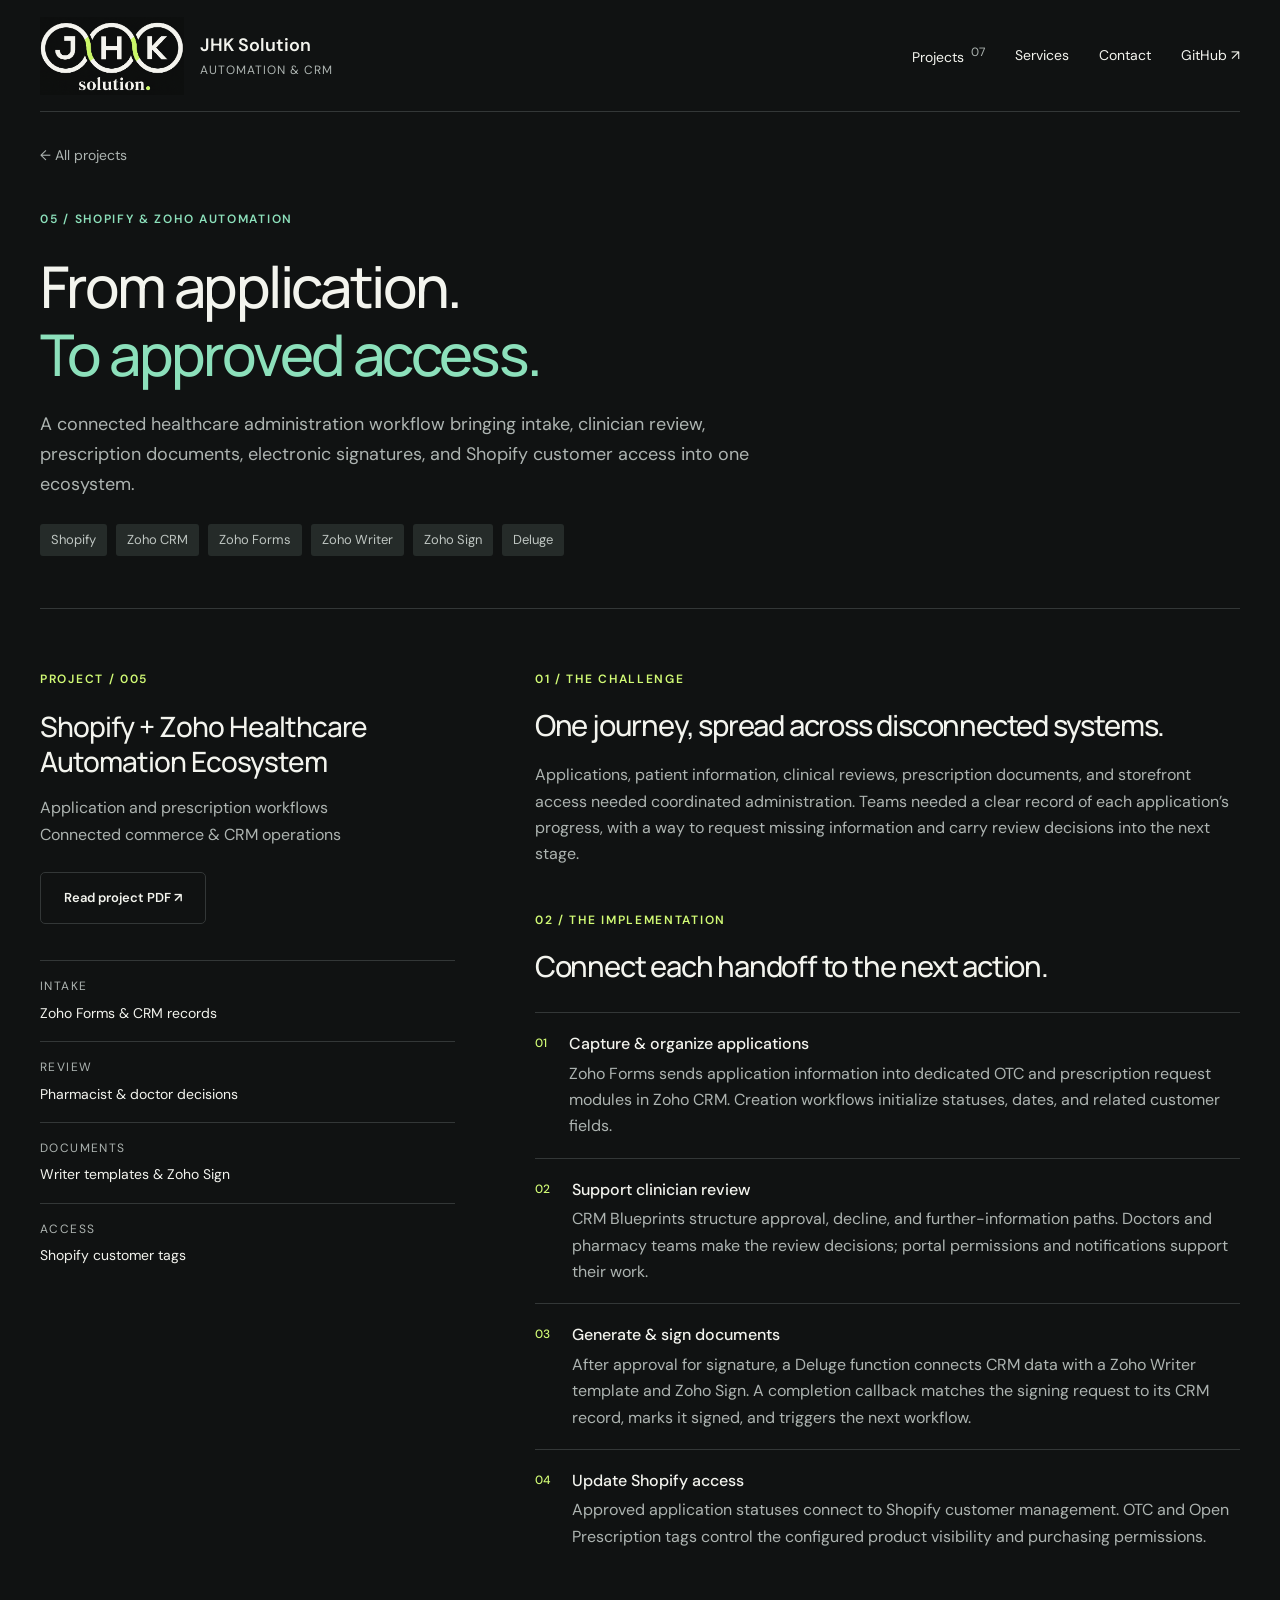
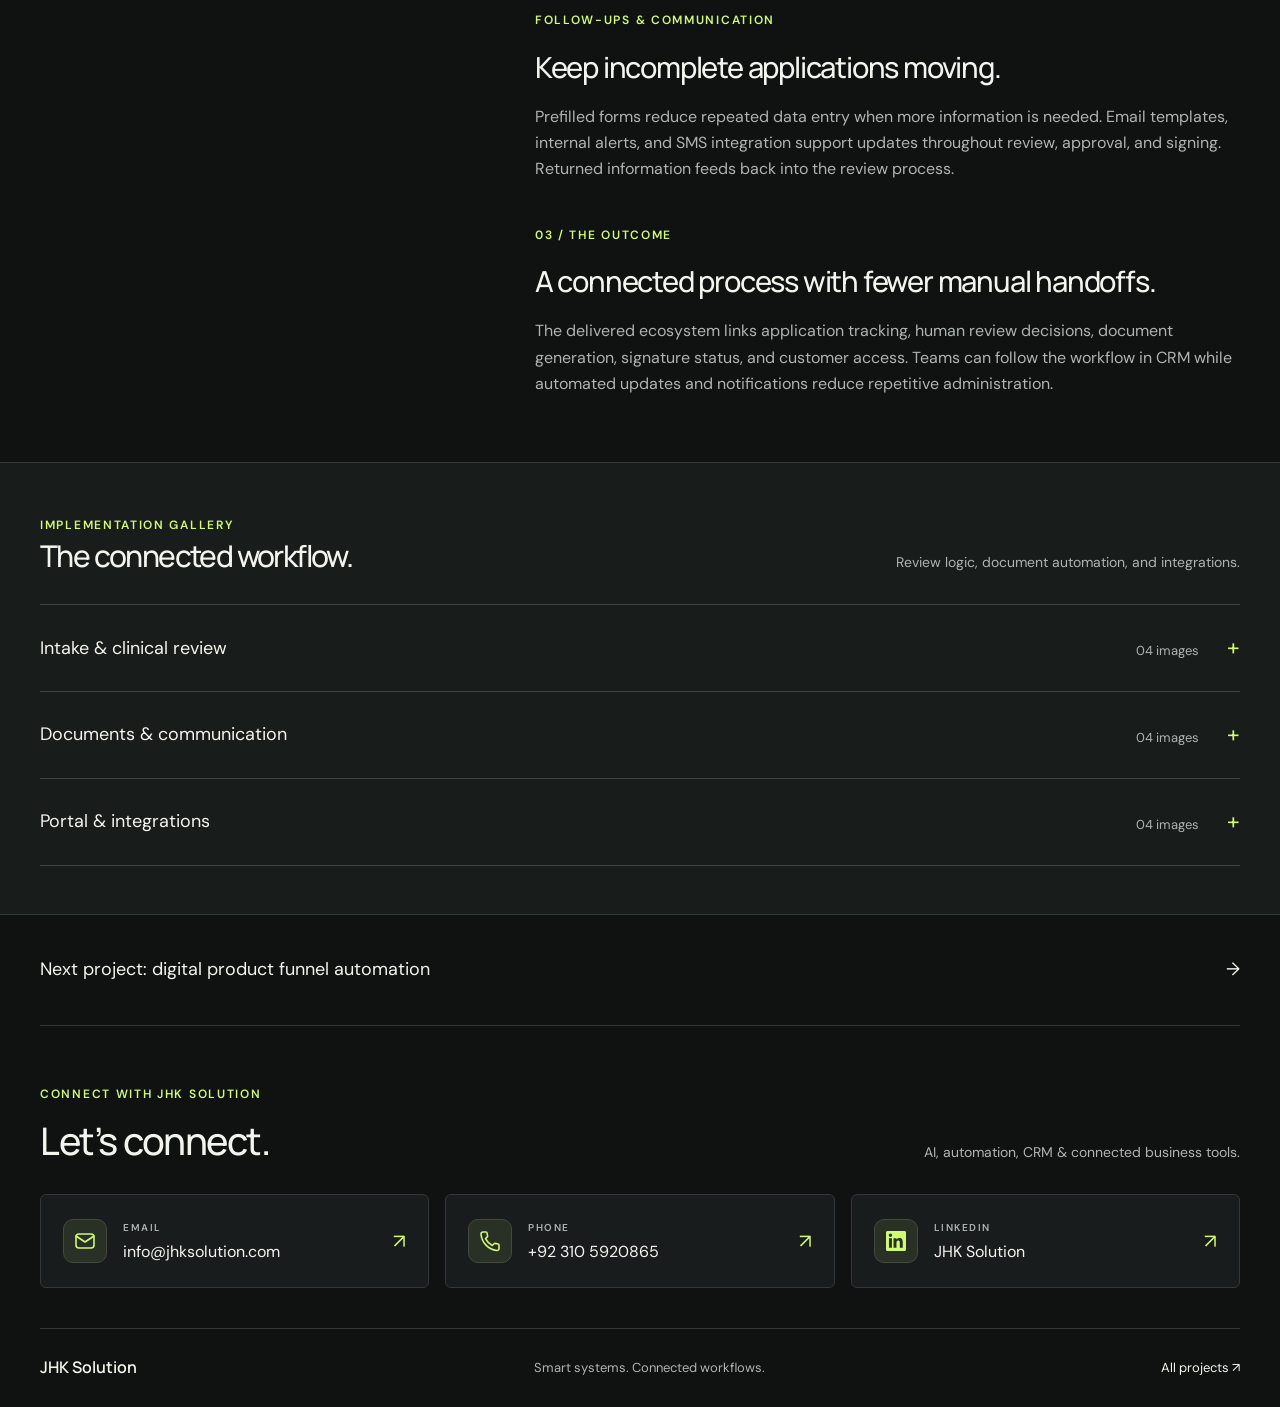
<file: shopify-zoho-healthcare.html>
<!doctype html><html lang="en"><head><meta charset="UTF-8"><meta name="viewport" content="width=device-width, initial-scale=1"><title>Shopify + Zoho Healthcare Automation — JHK Solution</title><meta name="description" content="Connected application intake, clinician review, document signing, and Shopify customer access with Zoho."><meta name="theme-color" content="#101212"><link rel="icon" href="assets/jhk-solution-logo.png"><link rel="stylesheet" href="style.css?v=contact1"></head><body><header class="header wrap"><a class="brand" href="index.html" aria-label="JHK Solution home"><span class="company-logo"><img src="assets/jhk-solution-logo.png" alt="JHK Solution logo" width="1254" height="1254"></span><span>JHK Solution<small>AUTOMATION & CRM</small></span></a><nav aria-label="Main navigation"><a href="index.html#projects">Projects <span>07</span></a><a href="services/">Services</a><a href="index.html#contact">Contact</a><a class="github-nav" href="https://github.com/jhk-solution/jhksolution-portfolio" target="_blank" rel="noopener noreferrer">GitHub ↗</a></nav></header><main><section class="wrap detail-hero healthcare-detail"><a class="back" href="index.html#projects">← All projects</a><span class="eyebrow">05 / SHOPIFY & ZOHO AUTOMATION</span><h1>From application.<br><span>To approved access.</span></h1><p>A connected healthcare administration workflow bringing intake, clinician review, prescription documents, electronic signatures, and Shopify customer access into one ecosystem.</p><div class="project-tags"><span>Shopify</span><span>Zoho CRM</span><span>Zoho Forms</span><span>Zoho Writer</span><span>Zoho Sign</span><span>Deluge</span></div></section>
<section class="wrap case-study"><aside class="case-aside"><span class="eyebrow">PROJECT / 005</span><h2>Shopify + Zoho Healthcare Automation Ecosystem</h2><p>Application and prescription workflows<br>Connected commerce & CRM operations</p><a class="button secondary" href="assets/shopify-zoho/case-study.pdf" target="_blank" rel="noopener">Read project PDF ↗</a><dl><div><dt>INTAKE</dt><dd>Zoho Forms & CRM records</dd></div><div><dt>REVIEW</dt><dd>Pharmacist & doctor decisions</dd></div><div><dt>DOCUMENTS</dt><dd>Writer templates & Zoho Sign</dd></div><div><dt>ACCESS</dt><dd>Shopify customer tags</dd></div></dl></aside><div class="case-content">
<div class="case-block"><span class="eyebrow">01 / THE CHALLENGE</span><h3>One journey, spread across disconnected systems.</h3><p>Applications, patient information, clinical reviews, prescription documents, and storefront access needed coordinated administration. Teams needed a clear record of each application’s progress, with a way to request missing information and carry review decisions into the next stage.</p></div>
<div class="case-block"><span class="eyebrow">02 / THE IMPLEMENTATION</span><h3>Connect each handoff to the next action.</h3><ol class="process"><li><span>01</span><div><b>Capture & organize applications</b><p>Zoho Forms sends application information into dedicated OTC and prescription request modules in Zoho CRM. Creation workflows initialize statuses, dates, and related customer fields.</p></div></li><li><span>02</span><div><b>Support clinician review</b><p>CRM Blueprints structure approval, decline, and further-information paths. Doctors and pharmacy teams make the review decisions; portal permissions and notifications support their work.</p></div></li><li><span>03</span><div><b>Generate & sign documents</b><p>After approval for signature, a Deluge function connects CRM data with a Zoho Writer template and Zoho Sign. A completion callback matches the signing request to its CRM record, marks it signed, and triggers the next workflow.</p></div></li><li><span>04</span><div><b>Update Shopify access</b><p>Approved application statuses connect to Shopify customer management. OTC and Open Prescription tags control the configured product visibility and purchasing permissions.</p></div></li></ol></div>
<div class="case-block"><span class="eyebrow">FOLLOW-UPS & COMMUNICATION</span><h3>Keep incomplete applications moving.</h3><p>Prefilled forms reduce repeated data entry when more information is needed. Email templates, internal alerts, and SMS integration support updates throughout review, approval, and signing. Returned information feeds back into the review process.</p></div>
<div class="case-block"><span class="eyebrow">03 / THE OUTCOME</span><h3>A connected process with fewer manual handoffs.</h3><p>The delivered ecosystem links application tracking, human review decisions, document generation, signature status, and customer access. Teams can follow the workflow in CRM while automated updates and notifications reduce repetitive administration.</p></div></div></section>
<section class="workflow-section"><div class="wrap"><div class="section-heading"><div><span class="eyebrow">IMPLEMENTATION GALLERY</span><h2>The connected workflow.</h2></div><p>Review logic, document automation, and integrations.</p></div><details class="gallery-group"><summary>Intake & clinical review<span>04 images <b>+</b></span></summary><div class="workflow-grid"><button class="workflow-card" data-image="assets/shopify-zoho/09.png" data-caption="Prescription intake workflow"><div class="workflow-thumb"><img src="assets/shopify-zoho/09.png" alt="Prescription intake workflow" loading="lazy"><span>↗</span></div><div class="workflow-copy"><h3>Prescription intake workflow</h3><p>Initial statuses, request dates, and related patient fields.</p></div></button><button class="workflow-card" data-image="assets/shopify-zoho/10.png" data-caption="OTC application workflow"><div class="workflow-thumb"><img src="assets/shopify-zoho/10.png" alt="OTC application workflow" loading="lazy"><span>↗</span></div><div class="workflow-copy"><h3>OTC application workflow</h3><p>Application tracking and notification actions.</p></div></button><button class="workflow-card" data-image="assets/shopify-zoho/15.png" data-caption="OTC review Blueprint"><div class="workflow-thumb"><img src="assets/shopify-zoho/15.png" alt="OTC review Blueprint" loading="lazy"><span>↗</span></div><div class="workflow-copy"><h3>OTC review Blueprint</h3><p>Approval, decline, and further-information transitions.</p></div></button><button class="workflow-card" data-image="assets/shopify-zoho/16.png" data-caption="Doctor decision Blueprint"><div class="workflow-thumb"><img src="assets/shopify-zoho/16.png" alt="Doctor decision Blueprint" loading="lazy"><span>↗</span></div><div class="workflow-copy"><h3>Doctor decision Blueprint</h3><p>A structured review path with approval for signature.</p></div></button></div></details><details class="gallery-group"><summary>Documents & communication<span>04 images <b>+</b></span></summary><div class="workflow-grid"><button class="workflow-card" data-image="assets/shopify-zoho/11.png" data-caption="Approval-to-signature workflow"><div class="workflow-thumb"><img src="assets/shopify-zoho/11.png" alt="Approval-to-signature workflow" loading="lazy"><span>↗</span></div><div class="workflow-copy"><h3>Approval-to-signature workflow</h3><p>Required doctor and prescription fields are checked before sending for signature.</p></div></button><button class="workflow-card" data-image="assets/shopify-zoho/18.png" data-caption="Signature completion callback"><div class="workflow-thumb"><img src="assets/shopify-zoho/18.png" alt="Signature completion callback" loading="lazy"><span>↗</span></div><div class="workflow-copy"><h3>Signature completion callback</h3><p>A completed signing request updates the matching CRM record and triggers its workflows.</p></div></button><button class="workflow-card" data-image="assets/shopify-zoho/20.png" data-caption="Notification templates"><div class="workflow-thumb"><img src="assets/shopify-zoho/20.png" alt="Notification templates" loading="lazy"><span>↗</span></div><div class="workflow-copy"><h3>Notification templates</h3><p>Patient and team messages for the different review stages.</p></div></button><button class="workflow-card" data-image="assets/shopify-zoho/31.png" data-caption="Further-information form"><div class="workflow-thumb"><img src="assets/shopify-zoho/31.png" alt="Further-information form" loading="lazy"><span>↗</span></div><div class="workflow-copy"><h3>Further-information form</h3><p>A focused form for returning requested information.</p></div></button></div></details><details class="gallery-group"><summary>Portal & integrations<span>04 images <b>+</b></span></summary><div class="workflow-grid"><button class="workflow-card" data-image="assets/shopify-zoho/19.png" data-caption="Doctor portal configuration"><div class="workflow-thumb"><img src="assets/shopify-zoho/19.png" alt="Doctor portal configuration" loading="lazy"><span>↗</span></div><div class="workflow-copy"><h3>Doctor portal configuration</h3><p>Prescription request fields and portal permissions.</p></div></button><button class="workflow-card" data-image="assets/shopify-zoho/35.png" data-caption="Shopify integration app"><div class="workflow-thumb"><img src="assets/shopify-zoho/35.png" alt="Shopify integration app" loading="lazy"><span>↗</span></div><div class="workflow-copy"><h3>Shopify integration app</h3><p>The integration app and its active version in Shopify.</p></div></button><button class="workflow-card" data-image="assets/shopify-zoho/38.png" data-caption="Zoho service connections"><div class="workflow-thumb"><img src="assets/shopify-zoho/38.png" alt="Zoho service connections" loading="lazy"><span>↗</span></div><div class="workflow-copy"><h3>Zoho service connections</h3><p>CRM file and Writer connections used by the automation.</p></div></button><button class="workflow-card" data-image="assets/shopify-zoho/39.png" data-caption="Connected extensions"><div class="workflow-thumb"><img src="assets/shopify-zoho/39.png" alt="Connected extensions" loading="lazy"><span>↗</span></div><div class="workflow-copy"><h3>Connected extensions</h3><p>Shopify and Dialpad SMS integrations within Zoho CRM.</p></div></button></div></details></div></section><div class="wrap next-project"><a href="funnel-automation.html">Next project: digital product funnel automation <span>→</span></a></div></main><footer class="wrap contact-footer" id="contact" aria-labelledby="contact-heading"><div class="contact-heading"><div><span class="eyebrow">CONNECT WITH JHK SOLUTION</span><h2 id="contact-heading">Let’s connect.</h2></div><p>AI, automation, CRM &amp; connected business tools.</p></div><div class="contact-grid"><a class="contact-card" href="mailto:info@jhksolution.com" aria-label="Email JHK Solution at info@jhksolution.com"><span class="contact-icon"><svg viewBox="0 0 24 24" fill="none" stroke="currentColor" stroke-width="1.6" stroke-linecap="round" stroke-linejoin="round" aria-hidden="true"><rect x="3" y="5" width="18" height="14" rx="3"/><path d="m3 7 9 6 9-6"/></svg></span><span class="contact-details"><span class="contact-label">EMAIL</span><span class="contact-value">info@jhksolution.com</span></span><span class="contact-arrow" aria-hidden="true">↗</span></a><a class="contact-card" href="tel:+923105920865" aria-label="Call JHK Solution at +92 310 5920865"><span class="contact-icon"><svg viewBox="0 0 24 24" fill="none" stroke="currentColor" stroke-width="1.6" stroke-linecap="round" stroke-linejoin="round" aria-hidden="true"><path d="M21 16.5v3a2 2 0 0 1-2.2 2A18 18 0 0 1 3 5.2 2 2 0 0 1 5 3h3a1 1 0 0 1 1 .9l.6 3a1 1 0 0 1-.3 1l-1.8 1.8a15 15 0 0 0 6.8 6.8l1.8-1.8a1 1 0 0 1 1-.3l3 .6a1 1 0 0 1 .9 1z"/></svg></span><span class="contact-details"><span class="contact-label">PHONE</span><span class="contact-value">+92 310 5920865</span></span><span class="contact-arrow" aria-hidden="true">↗</span></a><a class="contact-card" href="https://www.linkedin.com/company/jhksolution" aria-label="JHK Solution on LinkedIn (opens in a new tab)" target="_blank" rel="noopener noreferrer"><span class="contact-icon"><svg viewBox="0 0 24 24" fill="currentColor" aria-hidden="true"><path d="M20.45 2H3.55C2.69 2 2 2.68 2 3.52v16.96c0 .84.69 1.52 1.55 1.52h16.9c.86 0 1.55-.68 1.55-1.52V3.52C22 2.68 21.31 2 20.45 2ZM7.93 18.75H4.98V9.2h2.95v9.55ZM6.45 7.9a1.71 1.71 0 1 1 0-3.42 1.71 1.71 0 0 1 0 3.42Zm12.3 10.85H15.8V14.1c0-1.1-.02-2.52-1.54-2.52-1.54 0-1.78 1.2-1.78 2.44v4.73H9.53V9.2h2.83v1.3h.04c.4-.75 1.36-1.54 2.79-1.54 2.98 0 3.56 1.96 3.56 4.5v5.29Z"/></svg></span><span class="contact-details"><span class="contact-label">LINKEDIN</span><span class="contact-value">JHK Solution</span></span><span class="contact-arrow" aria-hidden="true">↗</span></a></div><div class="footer-bottom"><a class="footer-name" href="index.html">JHK Solution</a><p>Smart systems. Connected workflows.</p><a href="index.html#projects">All projects ↗</a></div></footer><dialog id="image-dialog" aria-labelledby="dialog-caption"><div class="dialog-top"><p id="dialog-caption"></p><button id="close-dialog" aria-label="Close workflow image">Close ✕</button></div><div class="dialog-image"><img id="dialog-img" alt=""></div><a id="original-image" target="_blank" rel="noopener">Open full-resolution image ↗</a></dialog><script src="script.js"></script></body></html>
</file>
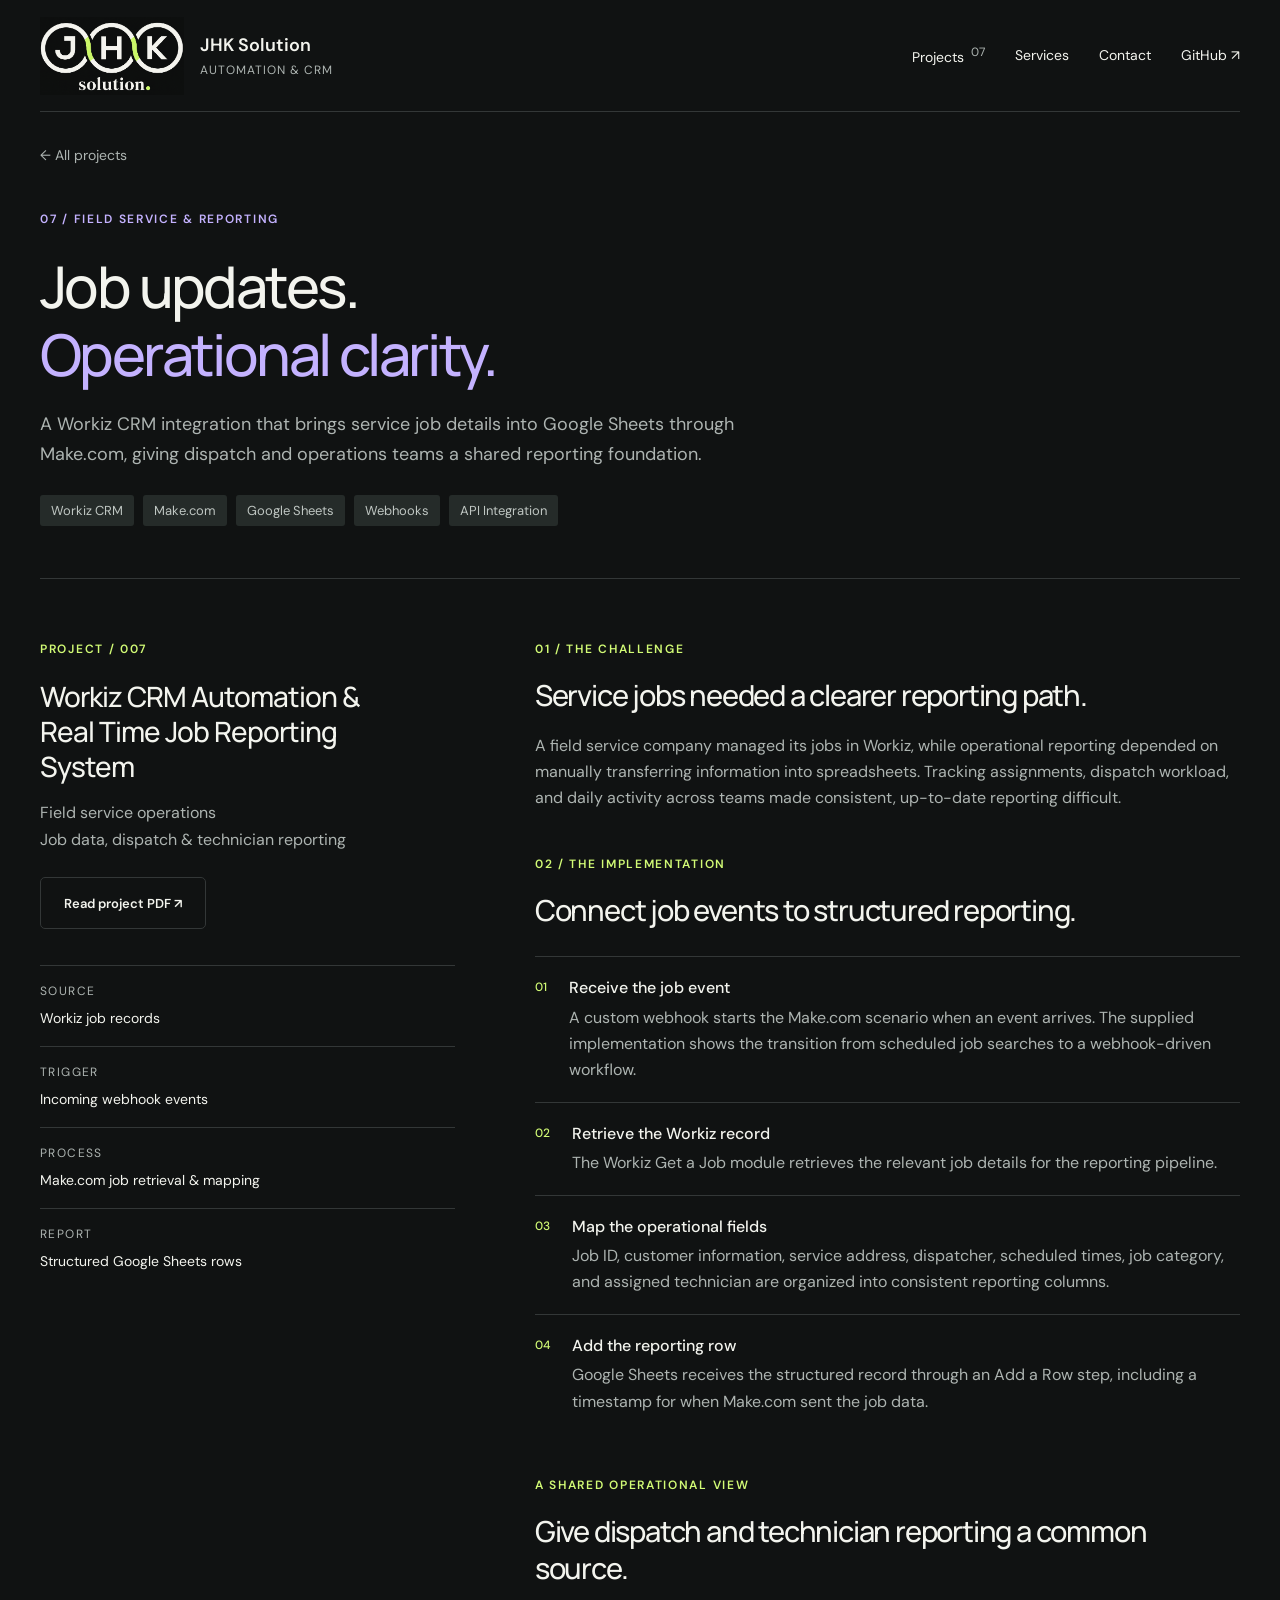
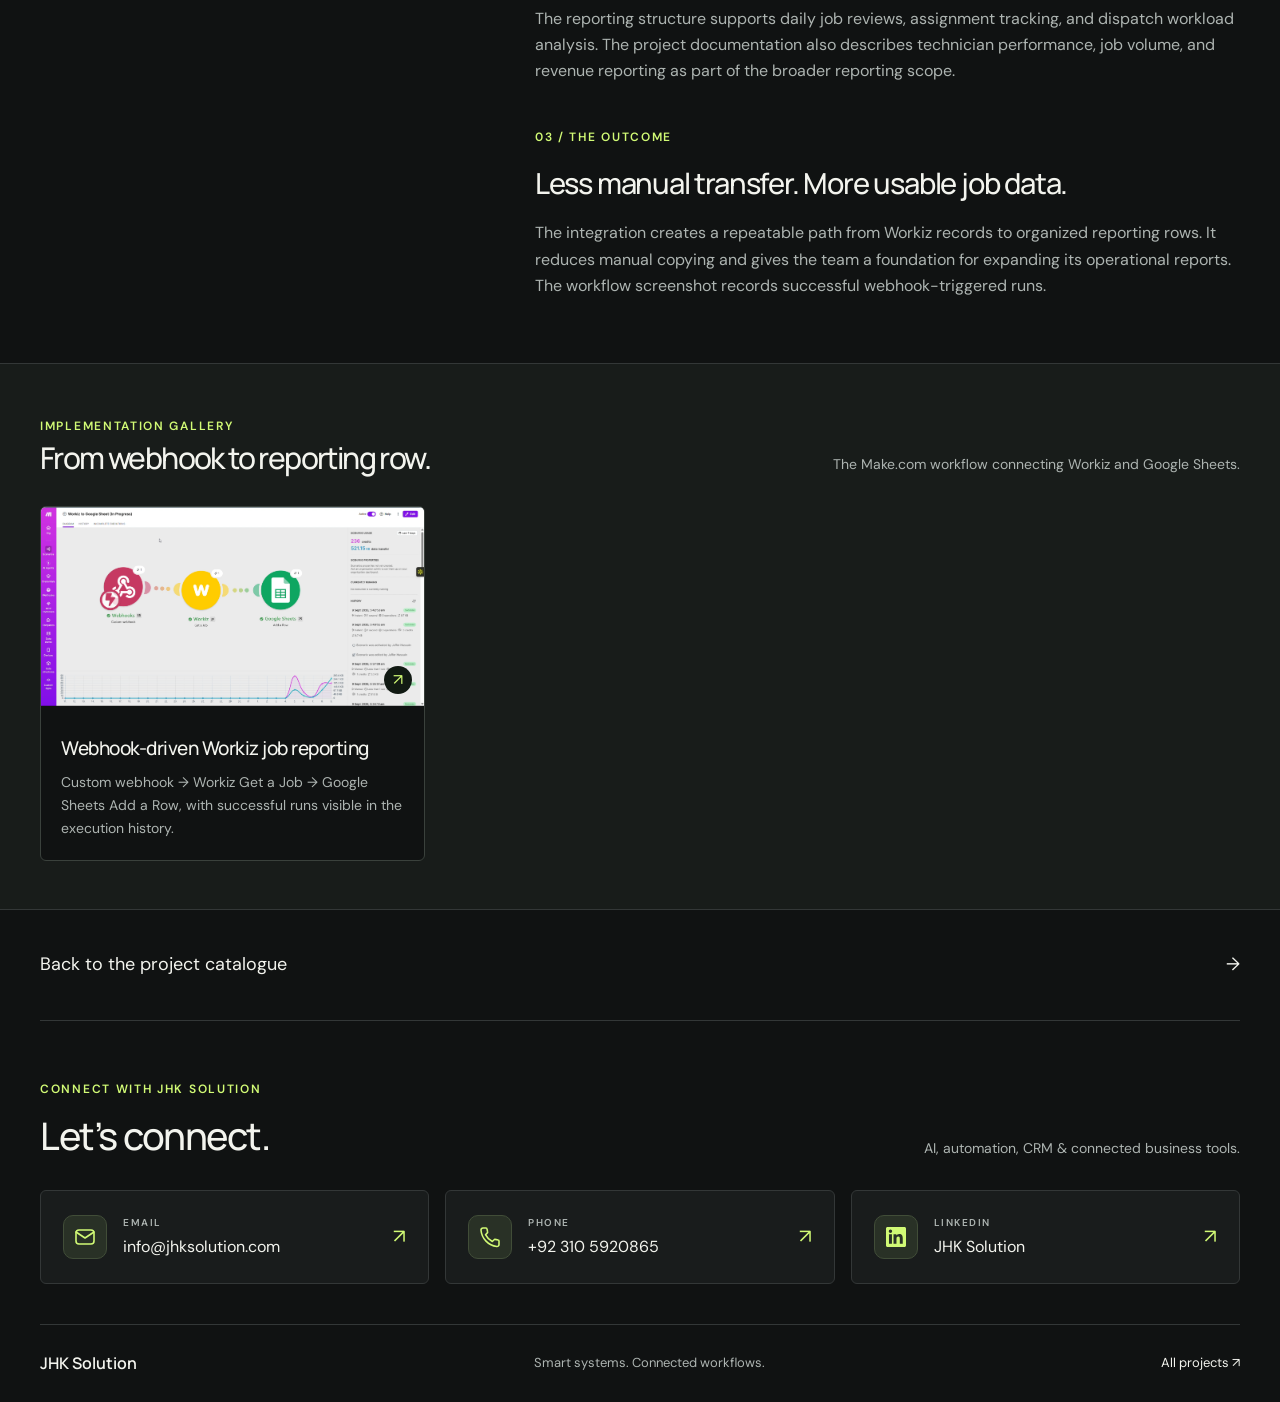
<file: workiz-reporting.html>
<!doctype html><html lang="en"><head><meta charset="UTF-8"><meta name="viewport" content="width=device-width, initial-scale=1"><title>Workiz CRM Automation &amp; Real Time Job Reporting — JHK Solution</title><meta name="description" content="Workiz CRM job reporting connected to Google Sheets through Make.com and webhooks."><meta name="theme-color" content="#101212"><link rel="icon" href="assets/jhk-solution-logo.png"><link rel="stylesheet" href="style.css?v=contact1"></head><body><header class="header wrap"><a class="brand" href="index.html" aria-label="JHK Solution home"><span class="company-logo"><img src="assets/jhk-solution-logo.png" alt="JHK Solution logo" width="1254" height="1254"></span><span>JHK Solution<small>AUTOMATION & CRM</small></span></a><nav aria-label="Main navigation"><a href="index.html#projects">Projects <span>07</span></a><a href="services/">Services</a><a href="index.html#contact">Contact</a><a class="github-nav" href="https://github.com/jhk-solution/jhksolution-portfolio" target="_blank" rel="noopener noreferrer">GitHub ↗</a></nav></header><main><section class="wrap detail-hero ai-detail"><a class="back" href="index.html#projects">← All projects</a><span class="eyebrow">07 / FIELD SERVICE &amp; REPORTING</span><h1>Job updates.<br><span>Operational clarity.</span></h1><p>A Workiz CRM integration that brings service job details into Google Sheets through Make.com, giving dispatch and operations teams a shared reporting foundation.</p><div class="project-tags"><span>Workiz CRM</span><span>Make.com</span><span>Google Sheets</span><span>Webhooks</span><span>API Integration</span></div></section>
<section class="wrap case-study"><aside class="case-aside"><span class="eyebrow">PROJECT / 007</span><h2>Workiz CRM Automation &amp; Real Time Job Reporting System</h2><p>Field service operations<br>Job data, dispatch &amp; technician reporting</p><a class="button secondary" href="assets/workiz/case-study.pdf" target="_blank" rel="noopener">Read project PDF ↗</a><dl><div><dt>SOURCE</dt><dd>Workiz job records</dd></div><div><dt>TRIGGER</dt><dd>Incoming webhook events</dd></div><div><dt>PROCESS</dt><dd>Make.com job retrieval &amp; mapping</dd></div><div><dt>REPORT</dt><dd>Structured Google Sheets rows</dd></div></dl></aside><div class="case-content">
<div class="case-block"><span class="eyebrow">01 / THE CHALLENGE</span><h3>Service jobs needed a clearer reporting path.</h3><p>A field service company managed its jobs in Workiz, while operational reporting depended on manually transferring information into spreadsheets. Tracking assignments, dispatch workload, and daily activity across teams made consistent, up-to-date reporting difficult.</p></div>
<div class="case-block"><span class="eyebrow">02 / THE IMPLEMENTATION</span><h3>Connect job events to structured reporting.</h3><ol class="process"><li><span>01</span><div><b>Receive the job event</b><p>A custom webhook starts the Make.com scenario when an event arrives. The supplied implementation shows the transition from scheduled job searches to a webhook-driven workflow.</p></div></li><li><span>02</span><div><b>Retrieve the Workiz record</b><p>The Workiz Get a Job module retrieves the relevant job details for the reporting pipeline.</p></div></li><li><span>03</span><div><b>Map the operational fields</b><p>Job ID, customer information, service address, dispatcher, scheduled times, job category, and assigned technician are organized into consistent reporting columns.</p></div></li><li><span>04</span><div><b>Add the reporting row</b><p>Google Sheets receives the structured record through an Add a Row step, including a timestamp for when Make.com sent the job data.</p></div></li></ol></div>
<div class="case-block"><span class="eyebrow">A SHARED OPERATIONAL VIEW</span><h3>Give dispatch and technician reporting a common source.</h3><p>The reporting structure supports daily job reviews, assignment tracking, and dispatch workload analysis. The project documentation also describes technician performance, job volume, and revenue reporting as part of the broader reporting scope.</p></div>
<div class="case-block"><span class="eyebrow">03 / THE OUTCOME</span><h3>Less manual transfer. More usable job data.</h3><p>The integration creates a repeatable path from Workiz records to organized reporting rows. It reduces manual copying and gives the team a foundation for expanding its operational reports.</p><p>The workflow screenshot records successful webhook-triggered runs.</p></div></div></section>
<section class="workflow-section"><div class="wrap"><div class="section-heading"><div><span class="eyebrow">IMPLEMENTATION GALLERY</span><h2>From webhook to reporting row.</h2></div><p>The Make.com workflow connecting Workiz and Google Sheets.</p></div><div class="workflow-grid"><button class="workflow-card" data-image="assets/workiz/webhook-workflow.png" data-caption="Webhook-driven Workiz job reporting"><div class="workflow-thumb"><img src="assets/workiz/webhook-workflow.png" alt="Make.com custom webhook connected to Workiz Get a Job and Google Sheets Add a Row" loading="lazy"><span>↗</span></div><div class="workflow-copy"><h3>Webhook-driven Workiz job reporting</h3><p>Custom webhook → Workiz Get a Job → Google Sheets Add a Row, with successful runs visible in the execution history.</p></div></button></div></div></section><div class="wrap next-project"><a href="index.html#projects">Back to the project catalogue <span>→</span></a></div></main><footer class="wrap contact-footer" id="contact" aria-labelledby="contact-heading"><div class="contact-heading"><div><span class="eyebrow">CONNECT WITH JHK SOLUTION</span><h2 id="contact-heading">Let’s connect.</h2></div><p>AI, automation, CRM &amp; connected business tools.</p></div><div class="contact-grid"><a class="contact-card" href="mailto:info@jhksolution.com" aria-label="Email JHK Solution at info@jhksolution.com"><span class="contact-icon"><svg viewBox="0 0 24 24" fill="none" stroke="currentColor" stroke-width="1.6" stroke-linecap="round" stroke-linejoin="round" aria-hidden="true"><rect x="3" y="5" width="18" height="14" rx="3"/><path d="m3 7 9 6 9-6"/></svg></span><span class="contact-details"><span class="contact-label">EMAIL</span><span class="contact-value">info@jhksolution.com</span></span><span class="contact-arrow" aria-hidden="true">↗</span></a><a class="contact-card" href="tel:+923105920865" aria-label="Call JHK Solution at +92 310 5920865"><span class="contact-icon"><svg viewBox="0 0 24 24" fill="none" stroke="currentColor" stroke-width="1.6" stroke-linecap="round" stroke-linejoin="round" aria-hidden="true"><path d="M21 16.5v3a2 2 0 0 1-2.2 2A18 18 0 0 1 3 5.2 2 2 0 0 1 5 3h3a1 1 0 0 1 1 .9l.6 3a1 1 0 0 1-.3 1l-1.8 1.8a15 15 0 0 0 6.8 6.8l1.8-1.8a1 1 0 0 1 1-.3l3 .6a1 1 0 0 1 .9 1z"/></svg></span><span class="contact-details"><span class="contact-label">PHONE</span><span class="contact-value">+92 310 5920865</span></span><span class="contact-arrow" aria-hidden="true">↗</span></a><a class="contact-card" href="https://www.linkedin.com/company/jhksolution" aria-label="JHK Solution on LinkedIn (opens in a new tab)" target="_blank" rel="noopener noreferrer"><span class="contact-icon"><svg viewBox="0 0 24 24" fill="currentColor" aria-hidden="true"><path d="M20.45 2H3.55C2.69 2 2 2.68 2 3.52v16.96c0 .84.69 1.52 1.55 1.52h16.9c.86 0 1.55-.68 1.55-1.52V3.52C22 2.68 21.31 2 20.45 2ZM7.93 18.75H4.98V9.2h2.95v9.55ZM6.45 7.9a1.71 1.71 0 1 1 0-3.42 1.71 1.71 0 0 1 0 3.42Zm12.3 10.85H15.8V14.1c0-1.1-.02-2.52-1.54-2.52-1.54 0-1.78 1.2-1.78 2.44v4.73H9.53V9.2h2.83v1.3h.04c.4-.75 1.36-1.54 2.79-1.54 2.98 0 3.56 1.96 3.56 4.5v5.29Z"/></svg></span><span class="contact-details"><span class="contact-label">LINKEDIN</span><span class="contact-value">JHK Solution</span></span><span class="contact-arrow" aria-hidden="true">↗</span></a></div><div class="footer-bottom"><a class="footer-name" href="index.html">JHK Solution</a><p>Smart systems. Connected workflows.</p><a href="index.html#projects">All projects ↗</a></div></footer><dialog id="image-dialog" aria-labelledby="dialog-caption"><div class="dialog-top"><p id="dialog-caption"></p><button id="close-dialog" aria-label="Close workflow image">Close ✕</button></div><div class="dialog-image"><img id="dialog-img" alt=""></div><a id="original-image" target="_blank" rel="noopener">Open full-resolution image ↗</a></dialog><script src="script.js"></script></body></html>
</file>
<file: style.css>
@import url('https://fonts.googleapis.com/css2?family=DM+Sans:wght@400;500;600;700&family=Manrope:wght@400;500;600;700;800&display=swap');
:root{color-scheme:dark;--bg:#101212;--panel:#191c1c;--line:#333737;--text:#f3f4ee;--muted:#adb4b1;--lime:#d1fa75;--font:'DM Sans',Arial,sans-serif;--display:'Manrope',Arial,sans-serif}*{box-sizing:border-box}html{scroll-behavior:smooth;scroll-padding-top:32px}body{margin:0;background:var(--bg);color:var(--text);font:16px/1.65 var(--font)}a{color:inherit;text-decoration:none}button{font:inherit;color:inherit}button,a{-webkit-tap-highlight-color:transparent}button{cursor:pointer}a:focus-visible,button:focus-visible{outline:3px solid var(--lime);outline-offset:6px}::selection{background:var(--lime);color:var(--bg)}.wrap{width:min(1320px,calc(100% - 112px));margin-inline:auto}.header{min-height:114px;display:flex;align-items:center;justify-content:space-between;border-bottom:1px solid var(--line);gap:24px}.brand{display:flex;align-items:center;gap:14px;font-size:18px;font-weight:600;line-height:1.35}.brand small{display:block;font-size:10px;letter-spacing:1.7px;font-weight:400;color:var(--muted);margin-top:5px}.monogram{font-family:var(--display);font-size:35px;letter-spacing:-4px;font-weight:800}.monogram span{display:inline-block;color:var(--lime);font-size:24px;vertical-align:top;margin:0 3px 0 5px;letter-spacing:0}.header nav{display:flex;align-items:center;gap:36px;font-size:14px}.header nav a:hover{color:var(--lime)}.header nav a span{color:var(--muted);font-size:12px;vertical-align:super;margin-left:3px}.nav-github{border:1px solid var(--line);padding:9px 19px;border-radius:5px}.hero{padding-top:58px}.hero-top{display:flex;justify-content:space-between;gap:20px}.eyebrow,.edition,.collection-label,.visual-heading,.project-no{font-size:12px;letter-spacing:1.7px;font-weight:600}.eyebrow{color:var(--lime)}.edition,.collection-label{color:var(--muted)}h1,h2,h3,p{margin:0}h1,h2,h3{font-family:var(--display);font-weight:500}h1{font-size:clamp(44px,5.7vw,82px);letter-spacing:-4.5px;line-height:1.14;margin:33px 0 28px}h1>span{color:var(--lime)}.hero-bottom{display:flex;align-items:center;justify-content:space-between;gap:28px}.hero-bottom p{max-width:580px;color:var(--muted);font-size:18px;line-height:1.7}.button{display:inline-flex;align-items:center;justify-content:space-between;gap:30px;border-radius:5px;font-size:14px;font-weight:600;min-height:52px;padding:13px 23px;white-space:nowrap;transition:transform .2s,background .2s}.button:hover{transform:translateY(-3px)}.primary{background:var(--lime);color:#14200b}.button span{font-size:20px}.secondary{border:1px solid var(--line)}.secondary:hover{background:var(--panel)}.stack-line{margin-top:47px;padding:23px 0;border-block:1px solid var(--line);display:flex;align-items:center;gap:43px}.stack-line>span{font-size:11px;letter-spacing:1.5px;color:var(--muted)}.stack-line b{font-family:var(--display);font-size:19px;letter-spacing:-.5px;white-space:nowrap}.accent{color:var(--lime)}.stack-line .stack-end{margin-left:auto;letter-spacing:0;font-size:13px}.catalogue{padding-top:70px}.section-heading{display:flex;justify-content:space-between;align-items:end;margin-bottom:30px;gap:28px}.section-heading h2{font-size:36px;letter-spacing:-1.6px;margin-top:10px;line-height:1.25}.count{font:12px var(--font);color:var(--muted);border:1px solid var(--line);border-radius:30px;padding:5px 9px;vertical-align:middle;display:inline-block;letter-spacing:0;margin-left:16px}.collection-label{font-size:11px;margin-bottom:5px}.project-card{display:grid;grid-template-columns:1fr 1.13fr;border:1px solid #3a4140;background:var(--panel);border-radius:10px;overflow:hidden}.project-intro{padding:35px 38px 30px}.project-label{display:flex;gap:20px;align-items:center;flex-wrap:wrap}.project-no{color:var(--muted);font-size:10px}.pill{font-size:11px;padding:3px 10px;border:1px solid #4b534c;border-radius:20px;color:var(--lime)}.project-intro h3{font-size:clamp(28px,3vw,43px);line-height:1.2;letter-spacing:-1.8px;margin:28px 0 19px}.project-intro h3 em{font-style:normal;color:var(--lime)}.project-intro>p{color:var(--muted);font-size:15px;max-width:425px}.text-link{display:inline-flex;gap:45px;align-items:center;font-size:14px;font-weight:600}.project-intro .text-link{margin-top:24px}.text-link span{color:var(--lime);font-size:22px}.text-link:hover{color:var(--lime)}.project-tags{display:flex;gap:8px;margin-top:28px}.project-tags span{font-size:11px;color:#bfc6c2;background:#252b29;padding:4px 11px;border-radius:3px}.project-visual{padding:30px 28px;background:#232b26;display:flex;flex-direction:column;justify-content:center;border-left:1px solid #3a4140}.visual-heading{display:flex;justify-content:space-between;gap:15px;color:#b8c7bb;font-size:10px;letter-spacing:1px;margin-bottom:20px}.featured-image{display:block;width:100%;padding:0;background:#f4f7f7;border:1px solid #5d6b60;border-radius:7px;overflow:hidden;position:relative}.featured-image img{width:100%;height:auto;display:block;transition:transform .35s}.featured-image:hover img{transform:scale(1.04)}.zoom-label{position:absolute;right:10px;bottom:10px;background:#101212e8;font-size:11px;padding:5px 9px;border:1px solid #566052;border-radius:4px}.zoom-label span{margin-left:12px;color:var(--lime)}.status-flow{display:flex;align-items:center;justify-content:center;gap:18px;margin-top:27px}.status{font-size:12px;white-space:nowrap}.status i{display:inline-block;width:6px;height:6px;border-radius:50%;margin-right:7px}.red{color:#edaaa5}.red i{background:#edaaa5}.green{color:var(--lime)}.green i{background:var(--lime)}.flow-line{color:#819184}.visual-note{text-align:center;color:#a0afa3;font-size:12px;margin-top:9px}.case-study{display:grid;grid-template-columns:1fr 1.6fr;gap:100px;margin-top:100px;margin-bottom:95px}.case-aside h2{font-size:32px;line-height:1.25;letter-spacing:-1px;margin-top:18px;max-width:340px}.case-aside>p{color:var(--muted);margin:16px 0 24px;font-size:15px}.case-aside .button{font-size:13px}dl{margin-top:36px}dl>div{padding:16px 0;border-top:1px solid var(--line)}dt{font-size:10px;letter-spacing:1.4px;color:var(--muted);margin-bottom:5px}dd{margin:0;font-size:14px}.case-block{margin-bottom:48px}.case-block:last-child{margin-bottom:0}.case-block .eyebrow{font-size:11px}.case-block h3{font-size:32px;letter-spacing:-1.2px;line-height:1.28;margin:16px 0 18px}.case-block>p{color:var(--muted);font-size:16px}.process{list-style:none;padding:0;margin:27px 0 0}.process li{display:flex;gap:22px;border-top:1px solid var(--line);padding:18px 0}.process li>span{font-size:12px;font-weight:500;color:var(--lime);padding-top:3px}.process b{font-size:16px;font-weight:500}.process p{font-size:14px;color:var(--muted);margin-top:3px}.outcome-grid{display:grid;grid-template-columns:1fr 1fr;gap:25px;margin-top:25px}.outcome-grid>div{border-top:1px solid var(--line);padding-top:18px}.outcome-grid span{color:var(--lime);font-size:24px;display:block;margin-bottom:8px}.outcome-grid b{font-size:15px;font-weight:500}.outcome-grid p{font-size:14px;color:var(--muted);margin-top:8px}.workflow-section{background:#181c1a;border-block:1px solid var(--line);padding:65px 0 70px}.workflow-section .section-heading>p{font-size:14px;color:var(--muted)}.workflow-grid{display:grid;grid-template-columns:repeat(3,1fr);gap:23px}.workflow-card{border:1px solid #3a413c;border-radius:6px;padding:0;overflow:hidden;background:var(--bg);text-align:left;transition:transform .2s,border-color .2s}.workflow-card:hover{transform:translateY(-5px);border-color:#a6c772}.workflow-thumb{position:relative;background:#f5f7f8;aspect-ratio:1.93}.workflow-thumb img{display:block;width:100%;height:100%;object-fit:contain}.workflow-thumb>span{position:absolute;right:12px;bottom:12px;background:#111a13;color:var(--lime);width:28px;height:28px;text-align:center;border-radius:50%;line-height:28px}.workflow-copy{padding:23px}.workflow-copy>span{font-size:10px;letter-spacing:1.6px;color:var(--lime)}.workflow-copy h3{font-size:20px;line-height:1.35;margin:10px 0;letter-spacing:-.5px}.workflow-copy p{font-size:14px;line-height:1.65;color:var(--muted)}.approach{display:grid;grid-template-columns:1fr 1.6fr;gap:100px;padding-top:84px;padding-bottom:84px}.approach>.eyebrow{font-size:11px;padding-top:10px}.approach h2{font-size:42px;letter-spacing:-1.8px;line-height:1.2}.approach h2 span{color:var(--lime)}.approach p{margin-top:24px;color:var(--muted)}.principles{display:flex;gap:10px;flex-wrap:wrap;margin-top:27px}.principles span{font-size:12px;border:1px solid var(--line);padding:5px 12px;border-radius:30px}footer{border-top:1px solid var(--line);padding:33px 0 38px;display:flex;justify-content:space-between;align-items:center;gap:25px}footer>p{font-size:13px;color:var(--muted)}footer .brand{font-size:15px}footer .brand small{font-size:9px}dialog{width:min(1400px,94vw);max-height:92vh;background:#171c19;color:var(--text);border:1px solid #59634f;border-radius:10px;padding:20px}dialog::backdrop{background:#000c;backdrop-filter:blur(6px)}.dialog-top{display:flex;justify-content:space-between;align-items:center;gap:20px;margin-bottom:15px;font-size:14px}.dialog-top button{border:1px solid #58634e;background:#252e22;border-radius:4px;white-space:nowrap;padding:6px 15px}.dialog-image{overflow:auto;background:#f4f7f7;border-radius:4px;max-height:70vh}.dialog-image img{display:block;width:100%;height:auto}dialog>a{display:inline-block;color:var(--lime);font-size:14px;margin-top:14px}body.dialog-open{overflow:hidden}
@media(min-width:1600px){.wrap{max-width:1400px}h1{font-size:88px}.project-intro{padding:42px}.project-intro h3{font-size:48px}.project-visual{padding:40px}}
@media(max-width:1100px){.wrap{width:calc(100% - 64px)}.stack-line{gap:26px}.stack-line .stack-end{display:none}.case-study,.approach{gap:55px}.project-intro{padding:27px}.project-visual{padding:22px}.project-intro h3{font-size:34px}.project-label{gap:10px}.status-flow{gap:10px}.status{font-size:11px}.collection-label{display:none}.workflow-grid{gap:15px}.workflow-copy{padding:19px}.workflow-copy h3{font-size:18px}.visual-heading{font-size:9px}.visual-heading span:last-child{display:none}}
@media(max-width:760px){.wrap{width:calc(100% - 40px)}.header{min-height:91px}.header nav{gap:18px}.header nav>a:nth-child(2){display:none}.header nav .nav-github{display:none}.brand{font-size:16px}.brand small{font-size:8px;letter-spacing:1.1px}.hero{padding-top:36px}.hero-top .edition{display:none}.eyebrow{font-size:10px}h1{font-size:clamp(38px,8vw,60px);letter-spacing:-2.3px;line-height:1.16;margin-top:27px}.hero-bottom{align-items:flex-start;flex-direction:column;gap:22px}.hero-bottom p{font-size:16px;max-width:510px}.stack-line{flex-wrap:wrap;gap:12px 24px;margin-top:33px;padding:20px 0}.stack-line>span:first-child{width:100%;font-size:10px}.stack-line b{font-size:16px}.catalogue{padding-top:44px}.section-heading h2{font-size:30px}.project-card{grid-template-columns:1fr}.project-intro h3{font-size:36px}.project-intro>p{max-width:none}.project-visual{border-left:0;border-top:1px solid #3a4140;padding:25px}.visual-heading{font-size:10px}.visual-heading span:last-child{display:inline}.project-tags{margin-top:22px}.status{font-size:12px}.case-study{grid-template-columns:1fr;gap:32px;margin-top:56px;margin-bottom:50px}.case-aside h2{max-width:none;font-size:30px}.case-aside dl{display:grid;grid-template-columns:1fr 1fr;gap:0 20px;margin-bottom:0}.case-aside dl>div:last-child{grid-column:1/-1}.case-block h3{font-size:28px}.case-block{margin-bottom:36px}.workflow-section{padding:43px 0}.workflow-section .section-heading{align-items:start;flex-direction:column;gap:14px}.workflow-section .section-heading h2{font-size:29px}.workflow-grid{grid-template-columns:1fr;gap:23px}.workflow-copy h3{font-size:22px}.workflow-copy p{font-size:15px}.workflow-copy{padding:22px}.approach{grid-template-columns:1fr;gap:20px;padding-block:47px}.approach h2{font-size:34px}.approach p{font-size:16px}.principles{gap:8px}.principles span{font-size:11px}footer{flex-wrap:wrap;padding:25px 0}footer>p{order:3;flex-basis:100%;font-size:12px}footer .text-link{gap:18px}.dialog-top{font-size:12px}.dialog-image img{min-width:800px}dialog{padding:13px}}
@media(prefers-reduced-motion:reduce){html{scroll-behavior:auto}*,*::before,*::after{transition:none!important}}

.brand small,.eyebrow,.edition,.collection-label,.visual-heading,.project-no,.pill,.project-tags span,.stack-line>span,.case-block .eyebrow,.case-aside dt,.workflow-copy>span,.approach>.eyebrow,footer .brand small{font-size:12px}.status,.zoom-label,.visual-note,.principles span{font-size:14px}.visual-heading{flex-wrap:wrap}.project-intro>p{font-size:16px}@media(max-width:760px){.brand small{font-size:12px;letter-spacing:.3px}.brand{font-size:15px}.header nav{font-size:13px}.header{gap:12px}.monogram{font-size:30px}.brand{gap:8px}.visual-heading span:last-child{display:none}.status-flow{gap:8px;flex-wrap:wrap}.status{font-size:12px}}
.monogram{white-space:nowrap;flex-shrink:0}.header nav{flex-shrink:0}@media(max-width:440px){.header .brand small{max-width:160px}.header nav>a:first-child{max-width:83px;display:block;font-size:12px}}
/* Catalogue refinement: shared layout for all project pages. */
.wrap{width:min(1200px,calc(100% - 80px))}.header{min-height:100px}.header nav{display:flex;gap:30px}.brand small{font-size:12px;letter-spacing:1px}.hero{padding-top:65px;padding-bottom:58px}.hero h1{font-size:clamp(42px,5.4vw,72px);letter-spacing:-3px;margin:25px 0}.hero>p{font-size:18px;color:var(--muted);max-width:680px}.catalogue{padding-top:0;padding-bottom:68px}.section-heading h2{font-size:30px;margin:0}.section-heading>p{font-size:14px;color:var(--muted)}.catalogue-grid{display:grid;grid-template-columns:repeat(2,minmax(0,1fr));gap:28px}.catalogue-card{min-width:0;border:1px solid var(--line);border-radius:10px;overflow:hidden;background:var(--panel);transition:border-color .2s}.catalogue-card:hover{border-color:#718059}.cover{display:flex;align-items:center;padding:28px;background:#253127;aspect-ratio:1.85;overflow:hidden;border-bottom:1px solid var(--line)}.cover img{width:100%;height:100%;object-fit:contain;background:#f3f6f6;border-radius:4px;box-shadow:0 10px 30px #0003}.hubspot-cover{background:#302723}.card-body{padding:28px}.card-meta{display:flex;justify-content:space-between;gap:12px;flex-wrap:wrap;color:var(--muted);font-size:12px;letter-spacing:.5px}.card-meta>span:first-child{color:var(--lime)}.hubspot-card .card-meta>span:first-child{color:#ffb894}.card-body h3{font-size:28px;line-height:1.25;letter-spacing:-1px;margin:20px 0 16px}.card-body>p{font-size:16px;color:var(--muted);line-height:1.7;min-height:82px}.card-body .text-link{margin-top:24px;display:flex;justify-content:space-between;border-top:1px solid var(--line);padding-top:20px}.approach{padding-block:48px;gap:50px;border-top:1px solid var(--line);grid-template-columns:1fr 2fr}.approach h2{font-size:30px;letter-spacing:-1px}.approach p{margin-top:15px}.project-tags{flex-wrap:wrap;gap:9px}.project-tags span{font-size:13px;padding:5px 11px}.detail-hero{padding-top:32px;padding-bottom:52px;border-bottom:1px solid var(--line)}.back{display:block;color:var(--muted);font-size:14px;margin-bottom:38px}.back:hover{color:var(--lime)}.detail-hero h1{font-size:clamp(38px,4.5vw,64px);letter-spacing:-2.6px;line-height:1.17;margin:22px 0}.detail-hero>p{max-width:740px;font-size:18px;color:var(--muted)}.detail-hero .project-tags{margin-top:25px}.hubspot-detail h1>span,.hubspot-detail .eyebrow{color:#ffb894}.case-study{margin-top:56px;margin-bottom:64px;gap:80px;grid-template-columns:1fr 1.7fr}.case-aside h2{font-size:28px}.case-aside>p{font-size:16px}.case-block h3{font-size:29px}.case-block .eyebrow{font-size:12px}.case-block{margin-bottom:38px}.process p,.workflow-copy p{font-size:16px}.workflow-section{padding-block:48px}.workflow-section h2{font-size:30px}.workflow-copy h3{font-size:19px}.workflow-copy{padding:20px}.workflow-copy>span{font-size:12px}.gallery-group{border-top:1px solid #404640}.gallery-group:last-child{border-bottom:1px solid #404640}.gallery-group summary{cursor:pointer;list-style:none;display:flex;align-items:center;justify-content:space-between;gap:15px;padding:24px 0;font-size:18px}.gallery-group summary::-webkit-details-marker{display:none}.gallery-group summary>span{font-size:13px;color:var(--muted);white-space:nowrap}.gallery-group summary b{font-size:23px;color:var(--lime);font-weight:400;display:inline-block;margin-left:25px}.gallery-group[open] summary b{transform:rotate(45deg)}.gallery-group summary:focus-visible{outline:2px solid var(--lime);outline-offset:3px}.gallery-group .workflow-grid{padding-bottom:26px;grid-template-columns:repeat(3,minmax(0,1fr))}.workflow-card{height:100%}.workflow-copy p{font-size:14px}.next-project{padding-block:40px}.next-project a{display:flex;justify-content:space-between;gap:25px;font-size:18px}.next-project a:hover{color:var(--lime)}footer{font-size:14px}footer>span{font-weight:600}footer>p{font-size:14px}.dialog-image img{min-width:0}dialog .dialog-top{font-size:15px}dialog #original-image{font-size:14px}
@media(max-width:1000px){.card-meta{flex-direction:column;gap:4px}.card-body h3{font-size:25px}.card-body>p{min-height:110px}.cover{padding:20px}.case-study{gap:45px}.gallery-group .workflow-grid{grid-template-columns:repeat(2,minmax(0,1fr))}}
@media(max-width:760px){.wrap{width:calc(100% - 40px)}.header{min-height:94px;gap:14px}.header nav{gap:20px}.header nav>a:nth-child(2){display:none}.header nav>a:first-child{max-width:none}.header .brand small{font-size:12px;letter-spacing:.3px}.hero{padding-top:39px;padding-bottom:40px}.hero h1{font-size:clamp(38px,8vw,56px);letter-spacing:-2px}.hero>p{font-size:16px}.hero>p br{display:none}.catalogue{padding-bottom:40px}.section-heading{align-items:start;gap:12px}.section-heading>p{display:none}.section-heading h2{font-size:26px}.catalogue-grid{grid-template-columns:1fr;gap:28px}.cover{padding:23px}.card-body{padding:24px}.card-body h3{font-size:27px}.card-body>p{min-height:0}.card-meta{flex-direction:row;gap:6px 12px}.approach{grid-template-columns:1fr;gap:18px;padding-block:35px}.approach h2{font-size:27px}.detail-hero{padding-top:25px;padding-bottom:35px}.detail-hero h1{font-size:39px;letter-spacing:-1.8px}.detail-hero>p{font-size:16px}.back{margin-bottom:30px}.case-study{grid-template-columns:1fr;gap:25px;margin-top:38px;margin-bottom:40px}.case-aside dl{margin-top:25px}.case-block h3{font-size:27px}.gallery-group .workflow-grid{grid-template-columns:1fr}.gallery-group summary{font-size:16px;padding-block:20px}.gallery-group summary b{margin-left:10px}.gallery-group summary>span{font-size:12px}.workflow-section{padding-block:35px}.workflow-grid{grid-template-columns:1fr}.next-project a{font-size:16px}footer{padding-block:25px;gap:15px}footer>p{font-size:13px}.project-tags span{font-size:12px}.dialog-image{overflow:auto}.dialog-image img{min-width:800px}}

.granola-cover{background:#252e32}.granola-card .card-meta>span:first-child,.granola-detail .eyebrow,.granola-detail h1>span{color:#9dd9e5}.catalogue-grid{grid-template-columns:repeat(3,minmax(0,1fr))}.catalogue-card{display:flex;flex-direction:column}.card-body{display:flex;flex-direction:column;flex:1;padding:24px}.card-body .text-link{margin-top:auto}.card-body>p{min-height:0;padding-bottom:24px}.card-body h3{font-size:25px;min-height:94px}.card-meta{flex-direction:column;gap:5px}.cover{padding:20px}.gallery-group .workflow-grid:has(>.workflow-card:nth-child(2):last-child){grid-template-columns:repeat(2,minmax(0,1fr))}@media(max-width:1000px){.catalogue-grid{grid-template-columns:repeat(2,minmax(0,1fr))}}@media(max-width:760px){.catalogue-grid{grid-template-columns:1fr}.card-body h3{min-height:0;font-size:27px}.card-body .text-link{margin-top:0}.gallery-group .workflow-grid:has(>.workflow-card:nth-child(2):last-child){grid-template-columns:1fr}}

.ai-cover{background:#29253a}.ai-card .card-meta>span:first-child,.ai-detail .eyebrow,.ai-detail h1>span{color:#c4b2ff}.catalogue-grid{grid-template-columns:repeat(2,minmax(0,1fr))}.card-body h3{min-height:64px}.related-note{margin-top:20px;border-top:1px solid var(--line);padding-top:18px;font-size:14px!important}.related-note a{color:var(--lime)}@media(max-width:760px){.catalogue-grid{grid-template-columns:1fr}.card-body h3{min-height:0}}

.healthcare-cover{background:#203931}.healthcare-card .card-meta>span:first-child,.healthcare-detail .eyebrow,.healthcare-detail h1>span{color:#8ce0bb}

/* JHK Solution company identity */
.company-logo{position:relative;display:block;width:144px;height:78px;overflow:hidden;flex-shrink:0}.company-logo img{position:absolute;width:176px;height:176px;max-width:none;left:-16px;top:-48px}.header .brand{gap:16px}.header{min-height:112px}@media(max-width:760px){.company-logo{width:82px;height:48px}.company-logo img{width:102px;height:102px;left:-10px;top:-26px}.header .brand{gap:8px;font-size:15px}.header .brand small{font-size:9px}.header{min-height:94px}}

/* Shared services navigation */
.header nav a[aria-current="page"]{color:var(--lime)}
@media(max-width:760px){.header{flex-wrap:wrap;padding-block:16px;gap:12px}.header nav{gap:22px;flex-wrap:wrap}.header nav>a:nth-child(2){display:inline}.header nav>.github-nav{display:none}}

/* Company contact details */
.contact-footer{display:block;padding-block:56px 26px;scroll-margin-top:30px}.contact-heading{display:flex;justify-content:space-between;align-items:end;gap:24px;margin-bottom:30px}.contact-heading h2{font-size:38px;letter-spacing:-1.5px;line-height:1.25;margin-top:12px}.contact-heading>p{max-width:360px;color:var(--muted);font-size:14px}.contact-grid{display:grid;grid-template-columns:repeat(3,minmax(0,1fr));gap:16px}.contact-card{display:flex;align-items:center;gap:16px;padding:24px 22px;background:var(--panel);border:1px solid var(--line);border-radius:6px;min-width:0;transition:border-color .2s,transform .2s,background .2s}.contact-card:hover{border-color:var(--lime);transform:translateY(-4px);background:#202620}.contact-icon{display:grid;place-items:center;width:44px;height:44px;flex-shrink:0;color:var(--lime);background:#293126;border:1px solid #414d38;border-radius:10px}.contact-icon svg{width:24px;height:24px}.contact-details{display:flex;flex-direction:column;gap:5px;min-width:0}.contact-label{font-size:10px;letter-spacing:1.5px;color:var(--muted);font-weight:600}.contact-value{font-size:16px;line-height:1.4;overflow-wrap:anywhere}.contact-arrow{margin-left:auto;color:var(--lime);font-size:20px}.footer-bottom{display:flex;align-items:center;justify-content:space-between;gap:24px;border-top:1px solid var(--line);margin-top:40px;padding-top:25px;font-size:13px}.footer-name{font-family:var(--display);font-size:16px;font-weight:600}.footer-bottom p{color:var(--muted)}.footer-bottom a:hover{color:var(--lime)}
@media(max-width:1050px){.contact-card{padding:20px 16px;gap:12px}.contact-value{font-size:14px}.contact-icon{width:36px;height:36px}.contact-arrow{font-size:17px}}
@media(max-width:760px){.contact-footer{padding-block:36px 24px}.contact-heading{display:block;margin-bottom:24px}.contact-heading h2{font-size:30px}.contact-heading>p{margin-top:15px}.contact-grid{grid-template-columns:1fr;gap:12px}.contact-card{padding:20px;gap:16px}.contact-value{font-size:16px}.contact-icon{width:44px;height:44px}.footer-bottom{flex-wrap:wrap;gap:16px;margin-top:28px;padding-top:22px}.footer-bottom p{order:3;flex-basis:100%}.footer-bottom>a:last-child{margin-left:auto}.header nav{gap:18px;font-size:13px}}
</file>
<file: services.css>
.services-hero>p{max-width:780px}.services-hero h1{font-size:clamp(40px,5.3vw,76px)}.service-nav{display:flex;flex-wrap:wrap;gap:10px;padding-block:25px;border-block:1px solid var(--line)}.service-nav a{font-size:14px;padding:9px 17px;border:1px solid var(--line);border-radius:30px;transition:color .2s,border-color .2s,background .2s}.service-nav a:hover,.service-nav a:focus-visible{background:var(--panel);border-color:var(--lime);color:var(--lime)}.service-area{padding-block:70px;border-bottom:1px solid var(--line);scroll-margin-top:30px}.service-heading{display:grid;grid-template-columns:1fr 1fr;gap:60px;align-items:end;margin-bottom:32px}.service-heading h2{font-size:36px;letter-spacing:-1.5px;line-height:1.25;margin-top:14px}.service-heading>p{color:var(--muted);max-width:620px}.tool-grid{list-style:none;margin:0;padding:0;display:grid;grid-template-columns:repeat(6,minmax(0,1fr));gap:14px}.tool-card{min-width:0;min-height:168px;padding:22px 16px;background:var(--panel);border:1px solid var(--line);border-radius:6px;transition:transform .2s,border-color .2s}.tool-card:hover{transform:translateY(-4px);border-color:#a6c772}.tool-logo{height:44px;display:flex;align-items:center;margin-bottom:18px}.tool-logo img{object-fit:contain;width:36px;height:36px}.tool-wordmark{font-family:var(--display);font-weight:800;font-size:17px;letter-spacing:-.7px;color:var(--lime)}.tool-card h3{font-size:15px;font-weight:600;line-height:1.35}.tool-card p{font-size:12px;color:var(--muted);margin-top:6px;line-height:1.4}.service-capabilities{margin-top:30px;display:grid;grid-template-columns:150px 1fr;gap:24px}.service-capabilities h3{font:12px var(--font);letter-spacing:1.2px;text-transform:uppercase;color:var(--muted);padding-top:9px}.service-capabilities ul{display:flex;flex-wrap:wrap;gap:8px;list-style:none;padding:0;margin:0}.service-capabilities li{font-size:12px;border:1px solid var(--line);border-radius:30px;padding:5px 12px}.home-services{padding-block:50px;border-top:1px solid var(--line)}.home-service-grid{display:grid;grid-template-columns:repeat(5,minmax(0,1fr));gap:16px}.home-service-card{display:flex;flex-direction:column;min-width:0;border:1px solid var(--line);border-radius:6px;background:var(--panel);padding:24px;transition:transform .2s,border-color .2s}.home-service-card:hover{transform:translateY(-4px);border-color:var(--lime)}.home-service-card>.eyebrow{display:flex;justify-content:space-between}.home-service-card h3{font-size:22px;line-height:1.25;letter-spacing:-.6px;margin:25px 0 15px}.home-service-card p{color:var(--muted);font-size:14px;margin-bottom:24px}.home-tools{display:flex;flex-wrap:wrap;gap:6px;margin-top:auto}.home-tools span{font-size:11px;background:#252b29;padding:3px 7px;border-radius:3px}.all-technologies{margin-top:25px;color:var(--lime)}
@media(max-width:1200px){.tool-grid{grid-template-columns:repeat(5,minmax(0,1fr))}.home-service-grid{grid-template-columns:repeat(3,minmax(0,1fr))}}
@media(max-width:1000px){.tool-grid{grid-template-columns:repeat(3,minmax(0,1fr))}.service-heading{gap:30px}.service-heading h2{font-size:30px}}
@media(max-width:760px){.tool-grid{grid-template-columns:repeat(2,minmax(0,1fr));gap:12px}.tool-card{padding:18px 14px;min-height:160px}.service-area{padding-block:42px}.service-heading{grid-template-columns:1fr;gap:18px}.service-heading h2{font-size:28px}.service-capabilities{grid-template-columns:1fr;gap:12px}.service-nav{gap:8px;padding-block:20px}.service-nav a{font-size:12px;padding:8px 12px}.home-service-grid{grid-template-columns:repeat(2,minmax(0,1fr));gap:12px}.home-service-card{padding:18px}.home-service-card h3{font-size:20px}.home-service-card p{font-size:13px}.home-services{padding-block:35px}.services-hero h1{font-size:clamp(36px,8vw,56px)}}
@media(max-width:420px){.home-service-grid{grid-template-columns:1fr}.home-service-card h3{margin-top:16px}.home-service-card p{margin-bottom:16px}}
.tool-logo img[src$="openai-icon.svg"]{filter:invert(1)}
</file>
